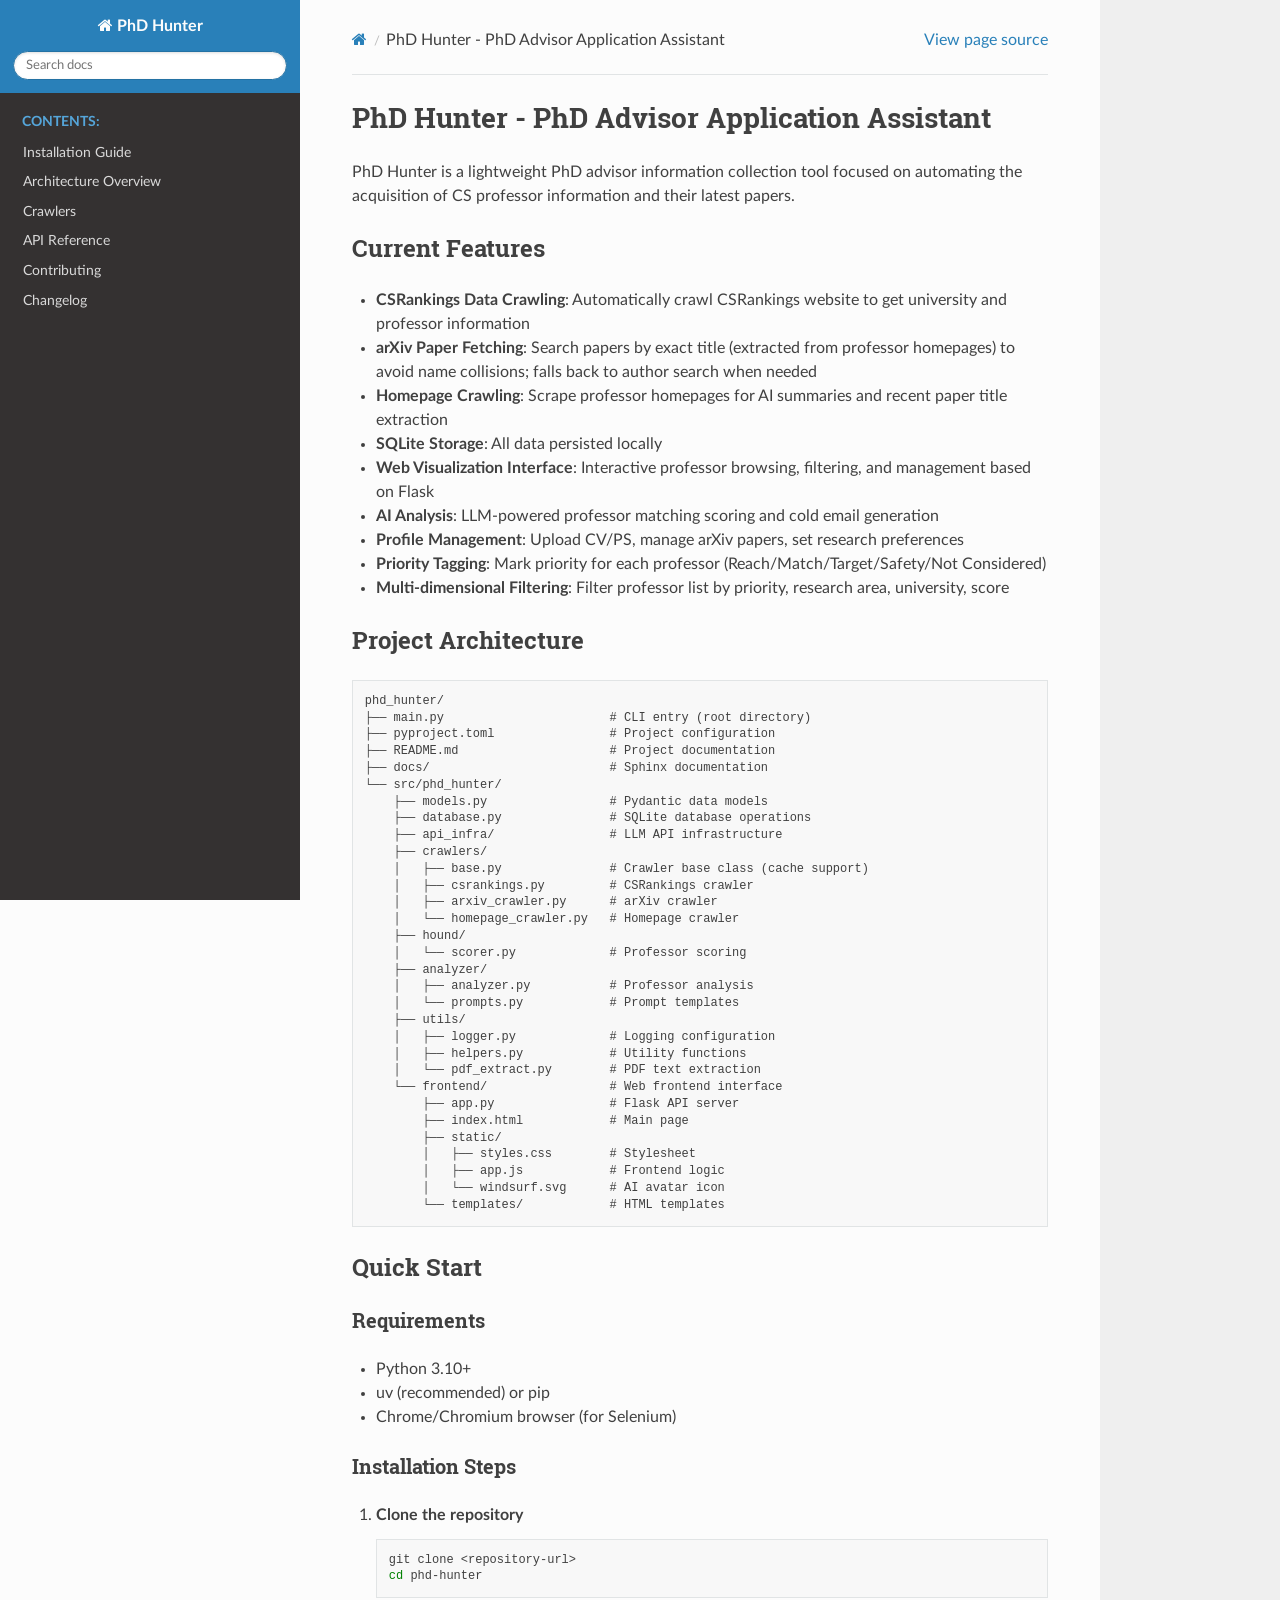
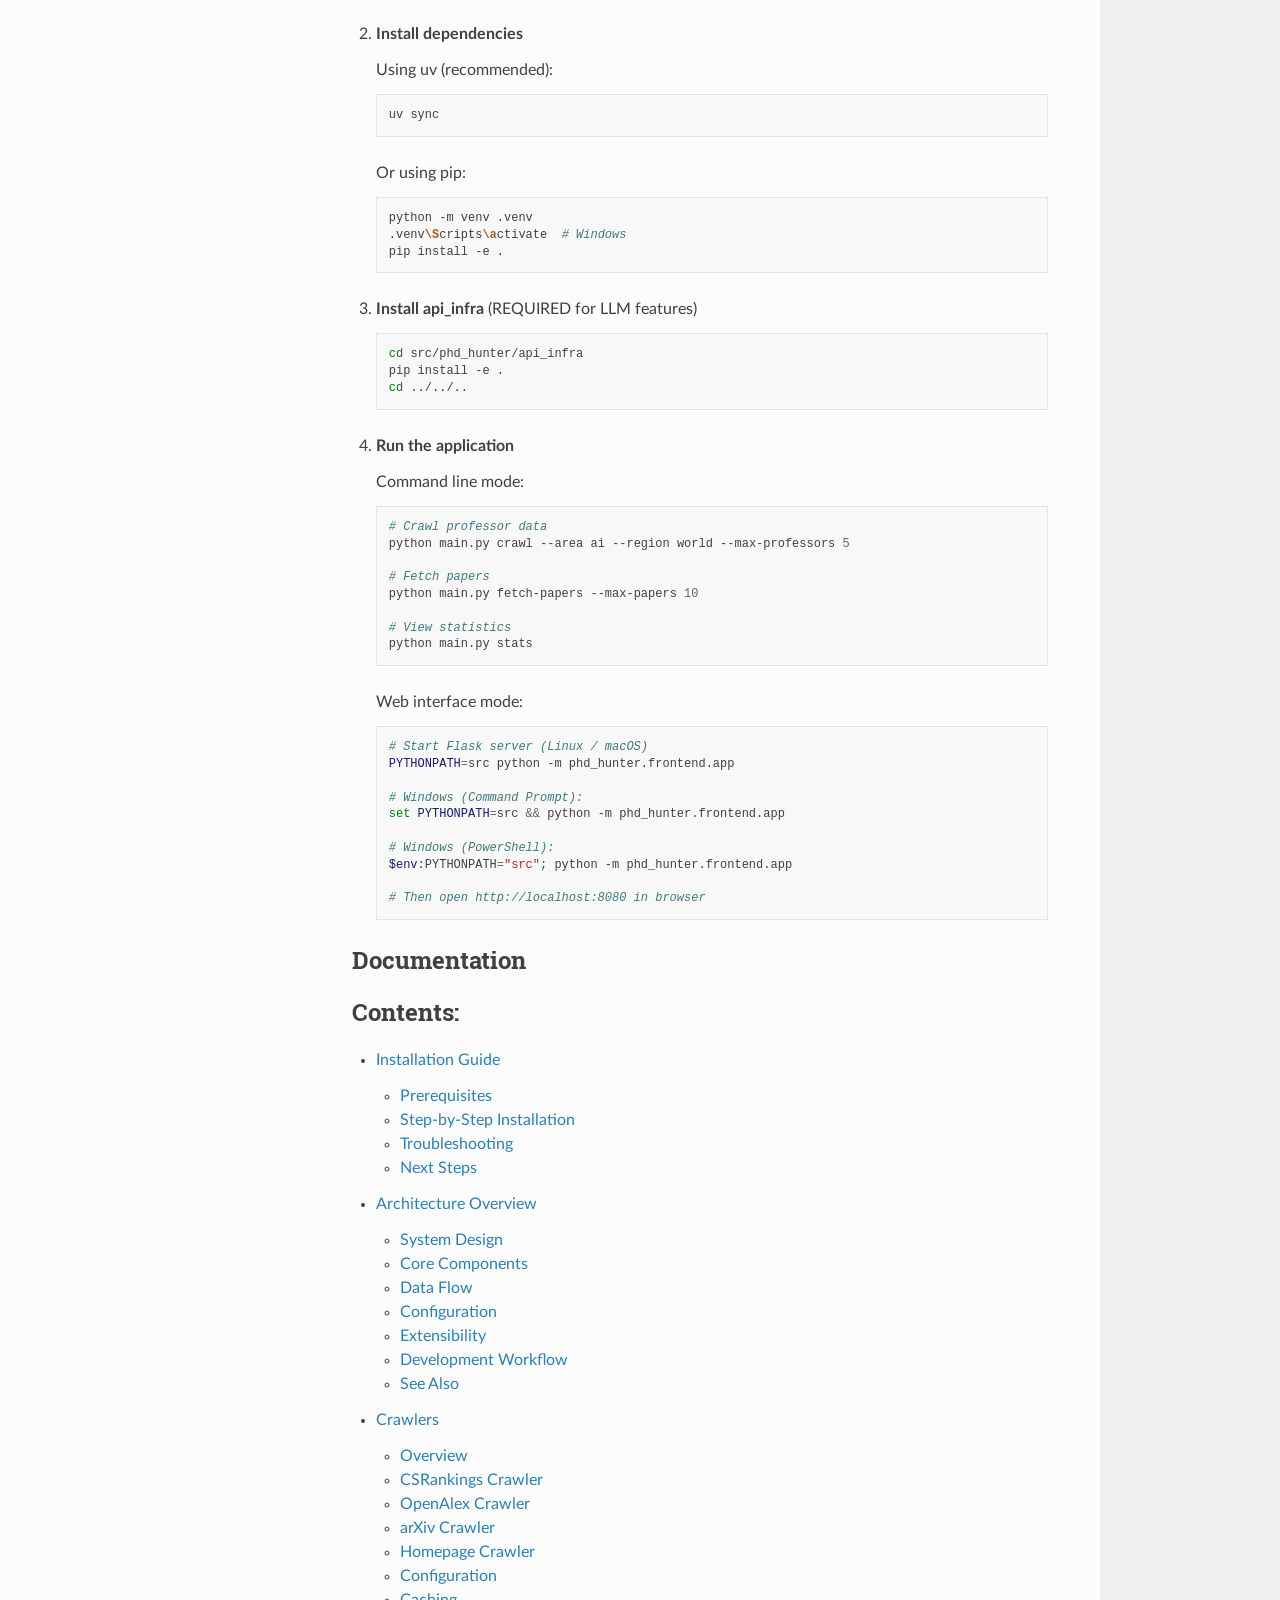
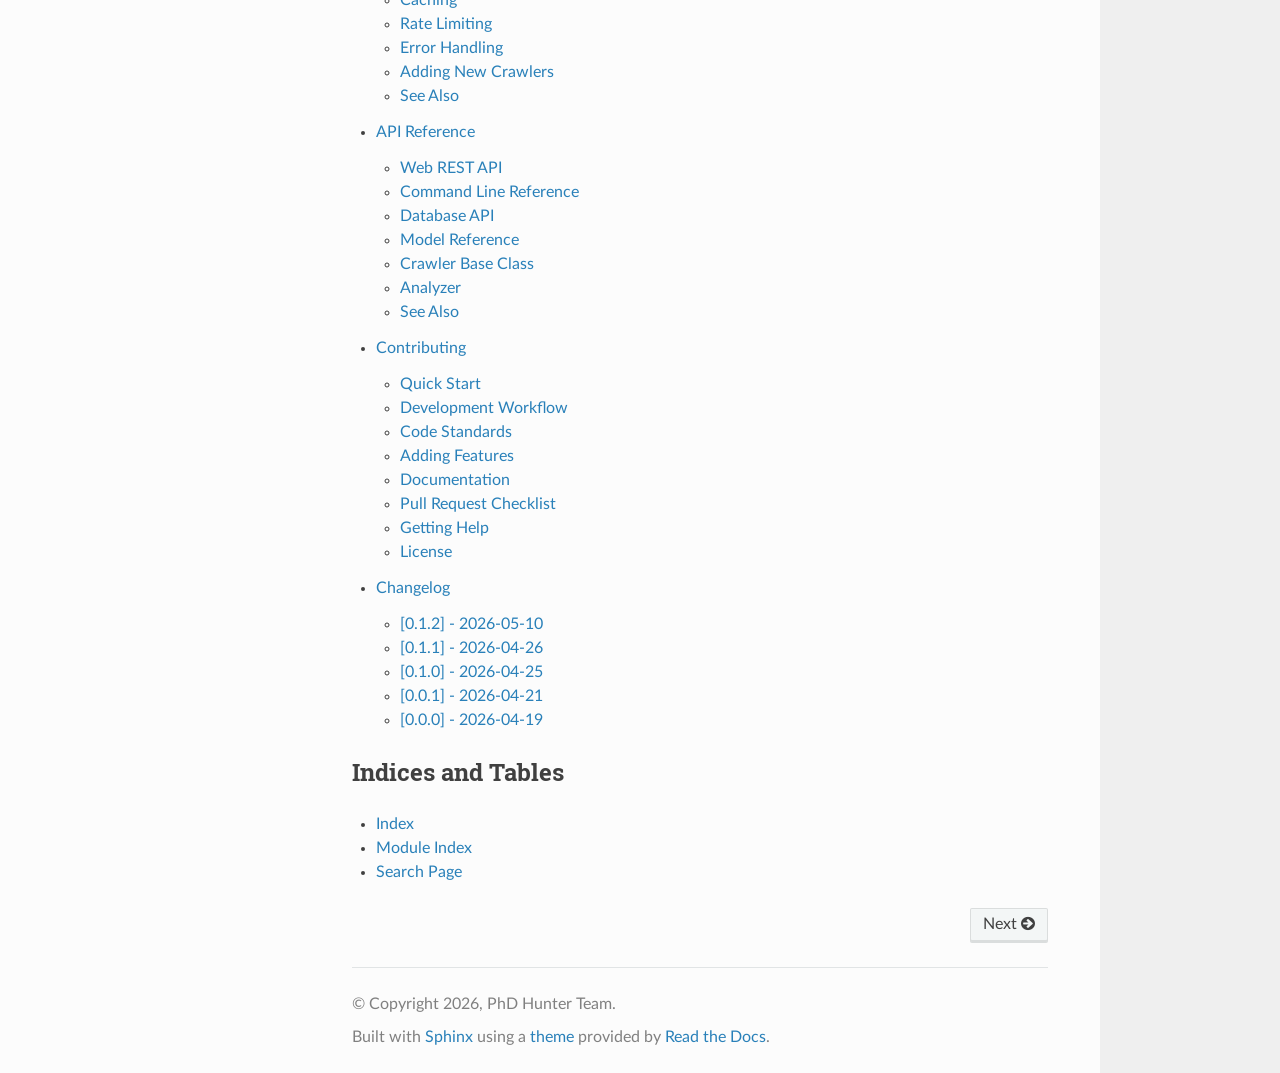
<file: index.html>
<!DOCTYPE html>
<html class="writer-html5" lang="en" data-content_root="./">
<head>
  <meta charset="utf-8" /><meta name="viewport" content="width=device-width, initial-scale=1" />

  <meta name="viewport" content="width=device-width, initial-scale=1.0" />
  <title>PhD Hunter - PhD Advisor Application Assistant &mdash; PhD Hunter 0.1.0 documentation</title>
      <link rel="stylesheet" type="text/css" href="_static/pygments.css?v=b86133f3" />
      <link rel="stylesheet" type="text/css" href="_static/css/theme.css?v=9edc463e" />

  
      <script src="_static/jquery.js?v=5d32c60e"></script>
      <script src="_static/_sphinx_javascript_frameworks_compat.js?v=2cd50e6c"></script>
      <script src="_static/documentation_options.js?v=01f34227"></script>
      <script src="_static/doctools.js?v=fd6eb6e6"></script>
      <script src="_static/sphinx_highlight.js?v=6ffebe34"></script>
    <script src="_static/js/theme.js"></script>
    <link rel="index" title="Index" href="genindex.html" />
    <link rel="search" title="Search" href="search.html" />
    <link rel="next" title="Installation Guide" href="installation.html" /> 
</head>

<body class="wy-body-for-nav"> 
  <div class="wy-grid-for-nav">
    <nav data-toggle="wy-nav-shift" class="wy-nav-side">
      <div class="wy-side-scroll">
        <div class="wy-side-nav-search" >

          
          
          <a href="#" class="icon icon-home">
            PhD Hunter
          </a>
<div role="search">
  <form id="rtd-search-form" class="wy-form" action="search.html" method="get">
    <input type="text" name="q" placeholder="Search docs" aria-label="Search docs" />
    <input type="hidden" name="check_keywords" value="yes" />
    <input type="hidden" name="area" value="default" />
  </form>
</div>
        </div><div class="wy-menu wy-menu-vertical" data-spy="affix" role="navigation" aria-label="Navigation menu">
              <p class="caption" role="heading"><span class="caption-text">Contents:</span></p>
<ul>
<li class="toctree-l1"><a class="reference internal" href="installation.html">Installation Guide</a></li>
<li class="toctree-l1"><a class="reference internal" href="architecture.html">Architecture Overview</a></li>
<li class="toctree-l1"><a class="reference internal" href="crawlers.html">Crawlers</a></li>
<li class="toctree-l1"><a class="reference internal" href="api.html">API Reference</a></li>
<li class="toctree-l1"><a class="reference internal" href="contributing.html">Contributing</a></li>
<li class="toctree-l1"><a class="reference internal" href="changelog.html">Changelog</a></li>
</ul>

        </div>
      </div>
    </nav>

    <section data-toggle="wy-nav-shift" class="wy-nav-content-wrap"><nav class="wy-nav-top" aria-label="Mobile navigation menu" >
          <i data-toggle="wy-nav-top" class="fa fa-bars"></i>
          <a href="#">PhD Hunter</a>
      </nav>

      <div class="wy-nav-content">
        <div class="rst-content">
          <div role="navigation" aria-label="Page navigation">
  <ul class="wy-breadcrumbs">
      <li><a href="#" class="icon icon-home" aria-label="Home"></a></li>
      <li class="breadcrumb-item active">PhD Hunter - PhD Advisor Application Assistant</li>
      <li class="wy-breadcrumbs-aside">
            <a href="_sources/index.rst.txt" rel="nofollow"> View page source</a>
      </li>
  </ul>
  <hr/>
</div>
          <div role="main" class="document" itemscope="itemscope" itemtype="http://schema.org/Article">
           <div itemprop="articleBody">
             
  <section id="phd-hunter-phd-advisor-application-assistant">
<h1>PhD Hunter - PhD Advisor Application Assistant<a class="headerlink" href="#phd-hunter-phd-advisor-application-assistant" title="Link to this heading"></a></h1>
<p>PhD Hunter is a lightweight PhD advisor information collection tool focused on automating the acquisition of CS professor information and their latest papers.</p>
<section id="current-features">
<h2>Current Features<a class="headerlink" href="#current-features" title="Link to this heading"></a></h2>
<ul class="simple">
<li><p><strong>CSRankings Data Crawling</strong>: Automatically crawl CSRankings website to get university and professor information</p></li>
<li><p><strong>arXiv Paper Fetching</strong>: Search papers by exact title (extracted from professor homepages) to avoid name collisions; falls back to author search when needed</p></li>
<li><p><strong>Homepage Crawling</strong>: Scrape professor homepages for AI summaries and recent paper title extraction</p></li>
<li><p><strong>SQLite Storage</strong>: All data persisted locally</p></li>
<li><p><strong>Web Visualization Interface</strong>: Interactive professor browsing, filtering, and management based on Flask</p></li>
<li><p><strong>AI Analysis</strong>: LLM-powered professor matching scoring and cold email generation</p></li>
<li><p><strong>Profile Management</strong>: Upload CV/PS, manage arXiv papers, set research preferences</p></li>
<li><p><strong>Priority Tagging</strong>: Mark priority for each professor (Reach/Match/Target/Safety/Not Considered)</p></li>
<li><p><strong>Multi-dimensional Filtering</strong>: Filter professor list by priority, research area, university, score</p></li>
</ul>
</section>
<section id="project-architecture">
<h2>Project Architecture<a class="headerlink" href="#project-architecture" title="Link to this heading"></a></h2>
<div class="highlight-text notranslate"><div class="highlight"><pre><span></span>phd_hunter/
├── main.py                       # CLI entry (root directory)
├── pyproject.toml                # Project configuration
├── README.md                     # Project documentation
├── docs/                         # Sphinx documentation
└── src/phd_hunter/
    ├── models.py                 # Pydantic data models
    ├── database.py               # SQLite database operations
    ├── api_infra/                # LLM API infrastructure
    ├── crawlers/
    │   ├── base.py               # Crawler base class (cache support)
    │   ├── csrankings.py         # CSRankings crawler
    │   ├── arxiv_crawler.py      # arXiv crawler
    │   └── homepage_crawler.py   # Homepage crawler
    ├── hound/
    │   └── scorer.py             # Professor scoring
    ├── analyzer/
    │   ├── analyzer.py           # Professor analysis
    │   └── prompts.py            # Prompt templates
    ├── utils/
    │   ├── logger.py             # Logging configuration
    │   ├── helpers.py            # Utility functions
    │   └── pdf_extract.py        # PDF text extraction
    └── frontend/                 # Web frontend interface
        ├── app.py                # Flask API server
        ├── index.html            # Main page
        ├── static/
        │   ├── styles.css        # Stylesheet
        │   ├── app.js            # Frontend logic
        │   └── windsurf.svg      # AI avatar icon
        └── templates/            # HTML templates
</pre></div>
</div>
</section>
<section id="quick-start">
<h2>Quick Start<a class="headerlink" href="#quick-start" title="Link to this heading"></a></h2>
<section id="requirements">
<h3>Requirements<a class="headerlink" href="#requirements" title="Link to this heading"></a></h3>
<ul class="simple">
<li><p>Python 3.10+</p></li>
<li><p>uv (recommended) or pip</p></li>
<li><p>Chrome/Chromium browser (for Selenium)</p></li>
</ul>
</section>
<section id="installation-steps">
<h3>Installation Steps<a class="headerlink" href="#installation-steps" title="Link to this heading"></a></h3>
<ol class="arabic">
<li><p><strong>Clone the repository</strong></p>
<div class="highlight-bash notranslate"><div class="highlight"><pre><span></span>git<span class="w"> </span>clone<span class="w"> </span>&lt;repository-url&gt;
<span class="nb">cd</span><span class="w"> </span>phd-hunter
</pre></div>
</div>
</li>
<li><p><strong>Install dependencies</strong></p>
<p>Using uv (recommended):</p>
<div class="highlight-bash notranslate"><div class="highlight"><pre><span></span>uv<span class="w"> </span>sync
</pre></div>
</div>
<p>Or using pip:</p>
<div class="highlight-bash notranslate"><div class="highlight"><pre><span></span>python<span class="w"> </span>-m<span class="w"> </span>venv<span class="w"> </span>.venv
.venv<span class="se">\S</span>cripts<span class="se">\a</span>ctivate<span class="w">  </span><span class="c1"># Windows</span>
pip<span class="w"> </span>install<span class="w"> </span>-e<span class="w"> </span>.
</pre></div>
</div>
</li>
<li><p><strong>Install api_infra</strong> (REQUIRED for LLM features)</p>
<div class="highlight-bash notranslate"><div class="highlight"><pre><span></span><span class="nb">cd</span><span class="w"> </span>src/phd_hunter/api_infra
pip<span class="w"> </span>install<span class="w"> </span>-e<span class="w"> </span>.
<span class="nb">cd</span><span class="w"> </span>../../..
</pre></div>
</div>
</li>
<li><p><strong>Run the application</strong></p>
<p>Command line mode:</p>
<div class="highlight-bash notranslate"><div class="highlight"><pre><span></span><span class="c1"># Crawl professor data</span>
python<span class="w"> </span>main.py<span class="w"> </span>crawl<span class="w"> </span>--area<span class="w"> </span>ai<span class="w"> </span>--region<span class="w"> </span>world<span class="w"> </span>--max-professors<span class="w"> </span><span class="m">5</span>

<span class="c1"># Fetch papers</span>
python<span class="w"> </span>main.py<span class="w"> </span>fetch-papers<span class="w"> </span>--max-papers<span class="w"> </span><span class="m">10</span>

<span class="c1"># View statistics</span>
python<span class="w"> </span>main.py<span class="w"> </span>stats
</pre></div>
</div>
<p>Web interface mode:</p>
<div class="highlight-bash notranslate"><div class="highlight"><pre><span></span><span class="c1"># Start Flask server (Linux / macOS)</span>
<span class="nv">PYTHONPATH</span><span class="o">=</span>src<span class="w"> </span>python<span class="w"> </span>-m<span class="w"> </span>phd_hunter.frontend.app

<span class="c1"># Windows (Command Prompt):</span>
<span class="nb">set</span><span class="w"> </span><span class="nv">PYTHONPATH</span><span class="o">=</span>src<span class="w"> </span><span class="o">&amp;&amp;</span><span class="w"> </span>python<span class="w"> </span>-m<span class="w"> </span>phd_hunter.frontend.app

<span class="c1"># Windows (PowerShell):</span>
<span class="nv">$env</span>:PYTHONPATH<span class="o">=</span><span class="s2">&quot;src&quot;</span><span class="p">;</span><span class="w"> </span>python<span class="w"> </span>-m<span class="w"> </span>phd_hunter.frontend.app

<span class="c1"># Then open http://localhost:8080 in browser</span>
</pre></div>
</div>
</li>
</ol>
</section>
</section>
<section id="documentation">
<h2>Documentation<a class="headerlink" href="#documentation" title="Link to this heading"></a></h2>
<div class="toctree-wrapper compound">
<p class="caption" role="heading"><span class="caption-text">Contents:</span></p>
<ul>
<li class="toctree-l1"><a class="reference internal" href="installation.html">Installation Guide</a><ul>
<li class="toctree-l2"><a class="reference internal" href="installation.html#prerequisites">Prerequisites</a></li>
<li class="toctree-l2"><a class="reference internal" href="installation.html#step-by-step-installation">Step-by-Step Installation</a></li>
<li class="toctree-l2"><a class="reference internal" href="installation.html#troubleshooting">Troubleshooting</a></li>
<li class="toctree-l2"><a class="reference internal" href="installation.html#next-steps">Next Steps</a></li>
</ul>
</li>
<li class="toctree-l1"><a class="reference internal" href="architecture.html">Architecture Overview</a><ul>
<li class="toctree-l2"><a class="reference internal" href="architecture.html#system-design">System Design</a></li>
<li class="toctree-l2"><a class="reference internal" href="architecture.html#core-components">Core Components</a></li>
<li class="toctree-l2"><a class="reference internal" href="architecture.html#data-flow">Data Flow</a></li>
<li class="toctree-l2"><a class="reference internal" href="architecture.html#configuration">Configuration</a></li>
<li class="toctree-l2"><a class="reference internal" href="architecture.html#extensibility">Extensibility</a></li>
<li class="toctree-l2"><a class="reference internal" href="architecture.html#development-workflow">Development Workflow</a></li>
<li class="toctree-l2"><a class="reference internal" href="architecture.html#see-also">See Also</a></li>
</ul>
</li>
<li class="toctree-l1"><a class="reference internal" href="crawlers.html">Crawlers</a><ul>
<li class="toctree-l2"><a class="reference internal" href="crawlers.html#overview">Overview</a></li>
<li class="toctree-l2"><a class="reference internal" href="crawlers.html#csrankings-crawler">CSRankings Crawler</a></li>
<li class="toctree-l2"><a class="reference internal" href="crawlers.html#openalex-crawler">OpenAlex Crawler</a></li>
<li class="toctree-l2"><a class="reference internal" href="crawlers.html#arxiv-crawler">arXiv Crawler</a></li>
<li class="toctree-l2"><a class="reference internal" href="crawlers.html#homepage-crawler">Homepage Crawler</a></li>
<li class="toctree-l2"><a class="reference internal" href="crawlers.html#configuration">Configuration</a></li>
<li class="toctree-l2"><a class="reference internal" href="crawlers.html#caching">Caching</a></li>
<li class="toctree-l2"><a class="reference internal" href="crawlers.html#rate-limiting">Rate Limiting</a></li>
<li class="toctree-l2"><a class="reference internal" href="crawlers.html#error-handling">Error Handling</a></li>
<li class="toctree-l2"><a class="reference internal" href="crawlers.html#adding-new-crawlers">Adding New Crawlers</a></li>
<li class="toctree-l2"><a class="reference internal" href="crawlers.html#see-also">See Also</a></li>
</ul>
</li>
<li class="toctree-l1"><a class="reference internal" href="api.html">API Reference</a><ul>
<li class="toctree-l2"><a class="reference internal" href="api.html#web-rest-api">Web REST API</a></li>
<li class="toctree-l2"><a class="reference internal" href="api.html#command-line-reference">Command Line Reference</a></li>
<li class="toctree-l2"><a class="reference internal" href="api.html#database-api">Database API</a></li>
<li class="toctree-l2"><a class="reference internal" href="api.html#model-reference">Model Reference</a></li>
<li class="toctree-l2"><a class="reference internal" href="api.html#crawler-base-class">Crawler Base Class</a></li>
<li class="toctree-l2"><a class="reference internal" href="api.html#analyzer">Analyzer</a></li>
<li class="toctree-l2"><a class="reference internal" href="api.html#see-also">See Also</a></li>
</ul>
</li>
<li class="toctree-l1"><a class="reference internal" href="contributing.html">Contributing</a><ul>
<li class="toctree-l2"><a class="reference internal" href="contributing.html#quick-start">Quick Start</a></li>
<li class="toctree-l2"><a class="reference internal" href="contributing.html#development-workflow">Development Workflow</a></li>
<li class="toctree-l2"><a class="reference internal" href="contributing.html#code-standards">Code Standards</a></li>
<li class="toctree-l2"><a class="reference internal" href="contributing.html#adding-features">Adding Features</a></li>
<li class="toctree-l2"><a class="reference internal" href="contributing.html#documentation">Documentation</a></li>
<li class="toctree-l2"><a class="reference internal" href="contributing.html#pull-request-checklist">Pull Request Checklist</a></li>
<li class="toctree-l2"><a class="reference internal" href="contributing.html#getting-help">Getting Help</a></li>
<li class="toctree-l2"><a class="reference internal" href="contributing.html#license">License</a></li>
</ul>
</li>
<li class="toctree-l1"><a class="reference internal" href="changelog.html">Changelog</a><ul>
<li class="toctree-l2"><a class="reference internal" href="changelog.html#id1">[0.1.2] - 2026-05-10</a></li>
<li class="toctree-l2"><a class="reference internal" href="changelog.html#id2">[0.1.1] - 2026-04-26</a></li>
<li class="toctree-l2"><a class="reference internal" href="changelog.html#id5">[0.1.0] - 2026-04-25</a></li>
<li class="toctree-l2"><a class="reference internal" href="changelog.html#id8">[0.0.1] - 2026-04-21</a></li>
<li class="toctree-l2"><a class="reference internal" href="changelog.html#id11">[0.0.0] - 2026-04-19</a></li>
</ul>
</li>
</ul>
</div>
</section>
<section id="indices-and-tables">
<h2>Indices and Tables<a class="headerlink" href="#indices-and-tables" title="Link to this heading"></a></h2>
<ul class="simple">
<li><p><a class="reference internal" href="genindex.html"><span class="std std-ref">Index</span></a></p></li>
<li><p><a class="reference internal" href="py-modindex.html"><span class="std std-ref">Module Index</span></a></p></li>
<li><p><a class="reference internal" href="search.html"><span class="std std-ref">Search Page</span></a></p></li>
</ul>
</section>
</section>


           </div>
          </div>
          <footer><div class="rst-footer-buttons" role="navigation" aria-label="Footer">
        <a href="installation.html" class="btn btn-neutral float-right" title="Installation Guide" accesskey="n" rel="next">Next <span class="fa fa-arrow-circle-right" aria-hidden="true"></span></a>
    </div>

  <hr/>

  <div role="contentinfo">
    <p>&#169; Copyright 2026, PhD Hunter Team.</p>
  </div>

  Built with <a href="https://www.sphinx-doc.org/">Sphinx</a> using a
    <a href="https://github.com/readthedocs/sphinx_rtd_theme">theme</a>
    provided by <a href="https://readthedocs.org">Read the Docs</a>.
   

</footer>
        </div>
      </div>
    </section>
  </div>
  <script>
      jQuery(function () {
          SphinxRtdTheme.Navigation.enable(true);
      });
  </script> 

</body>
</html>
</file>
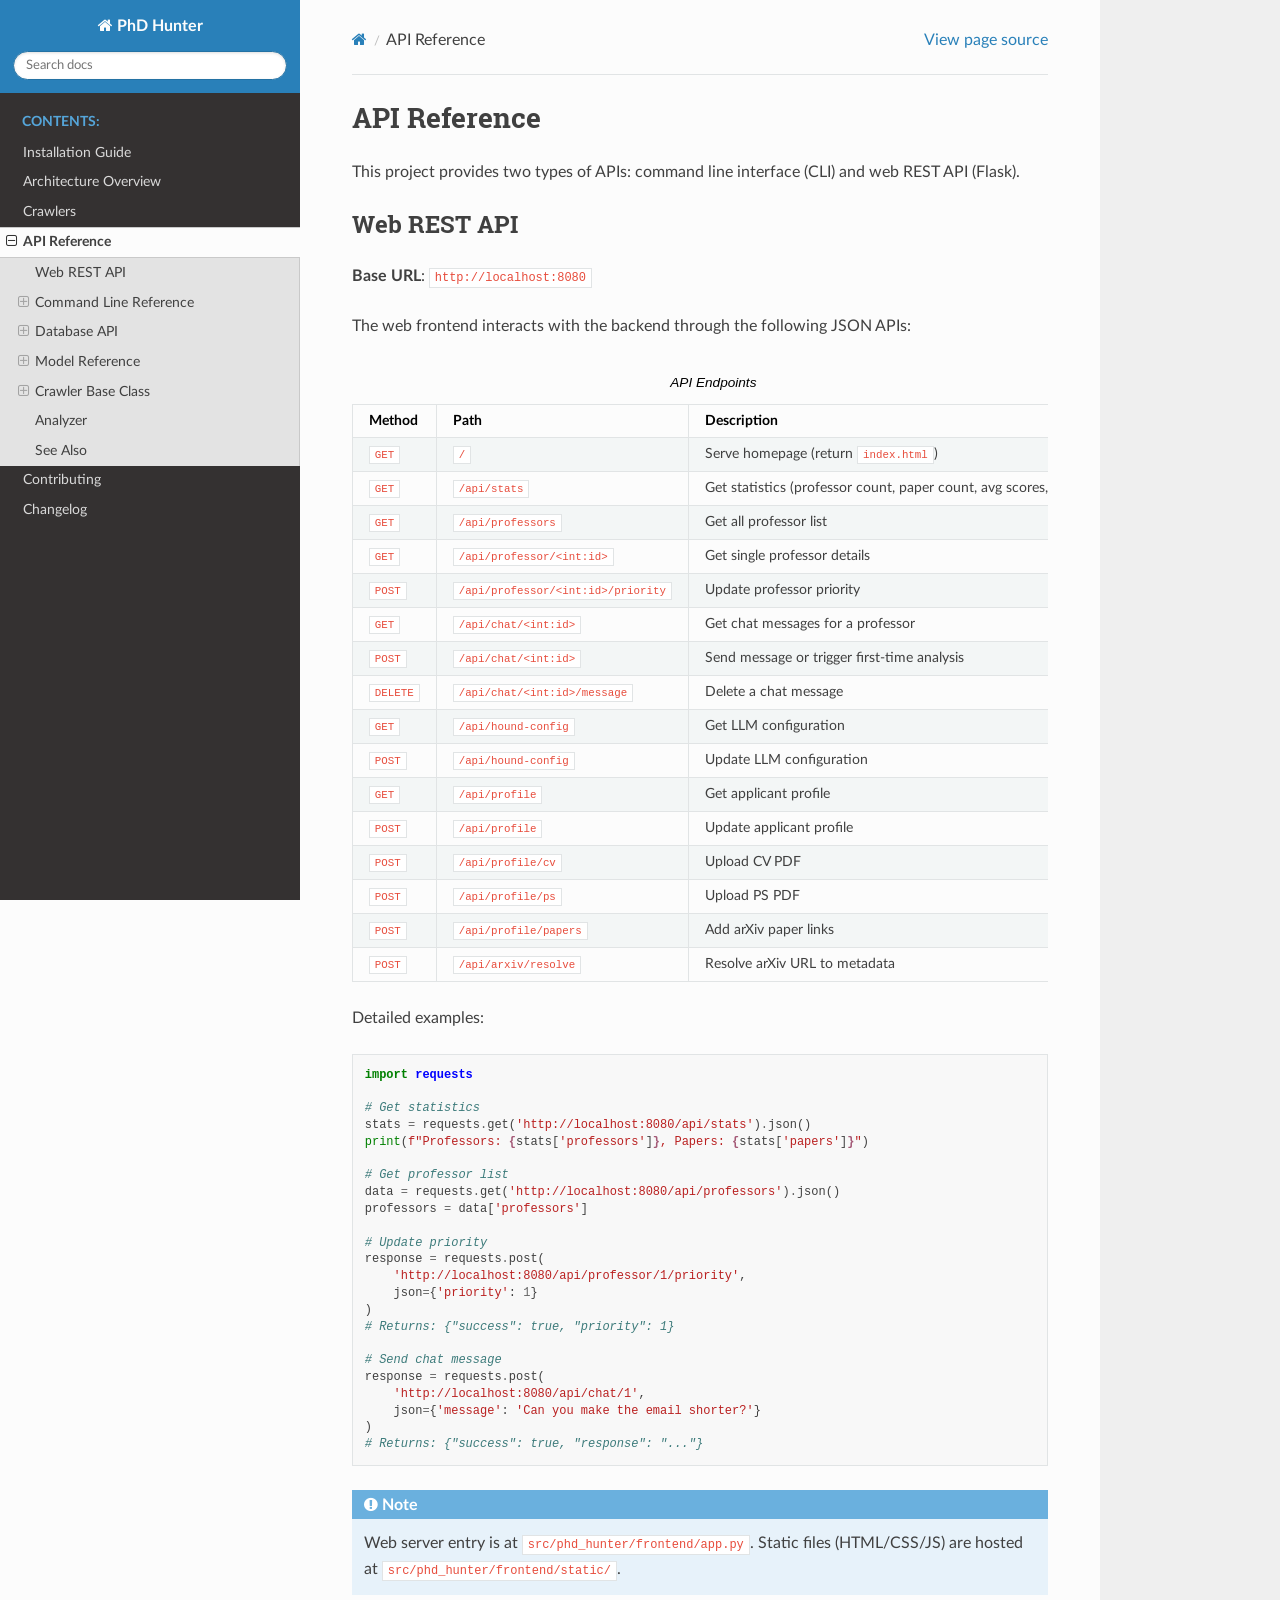
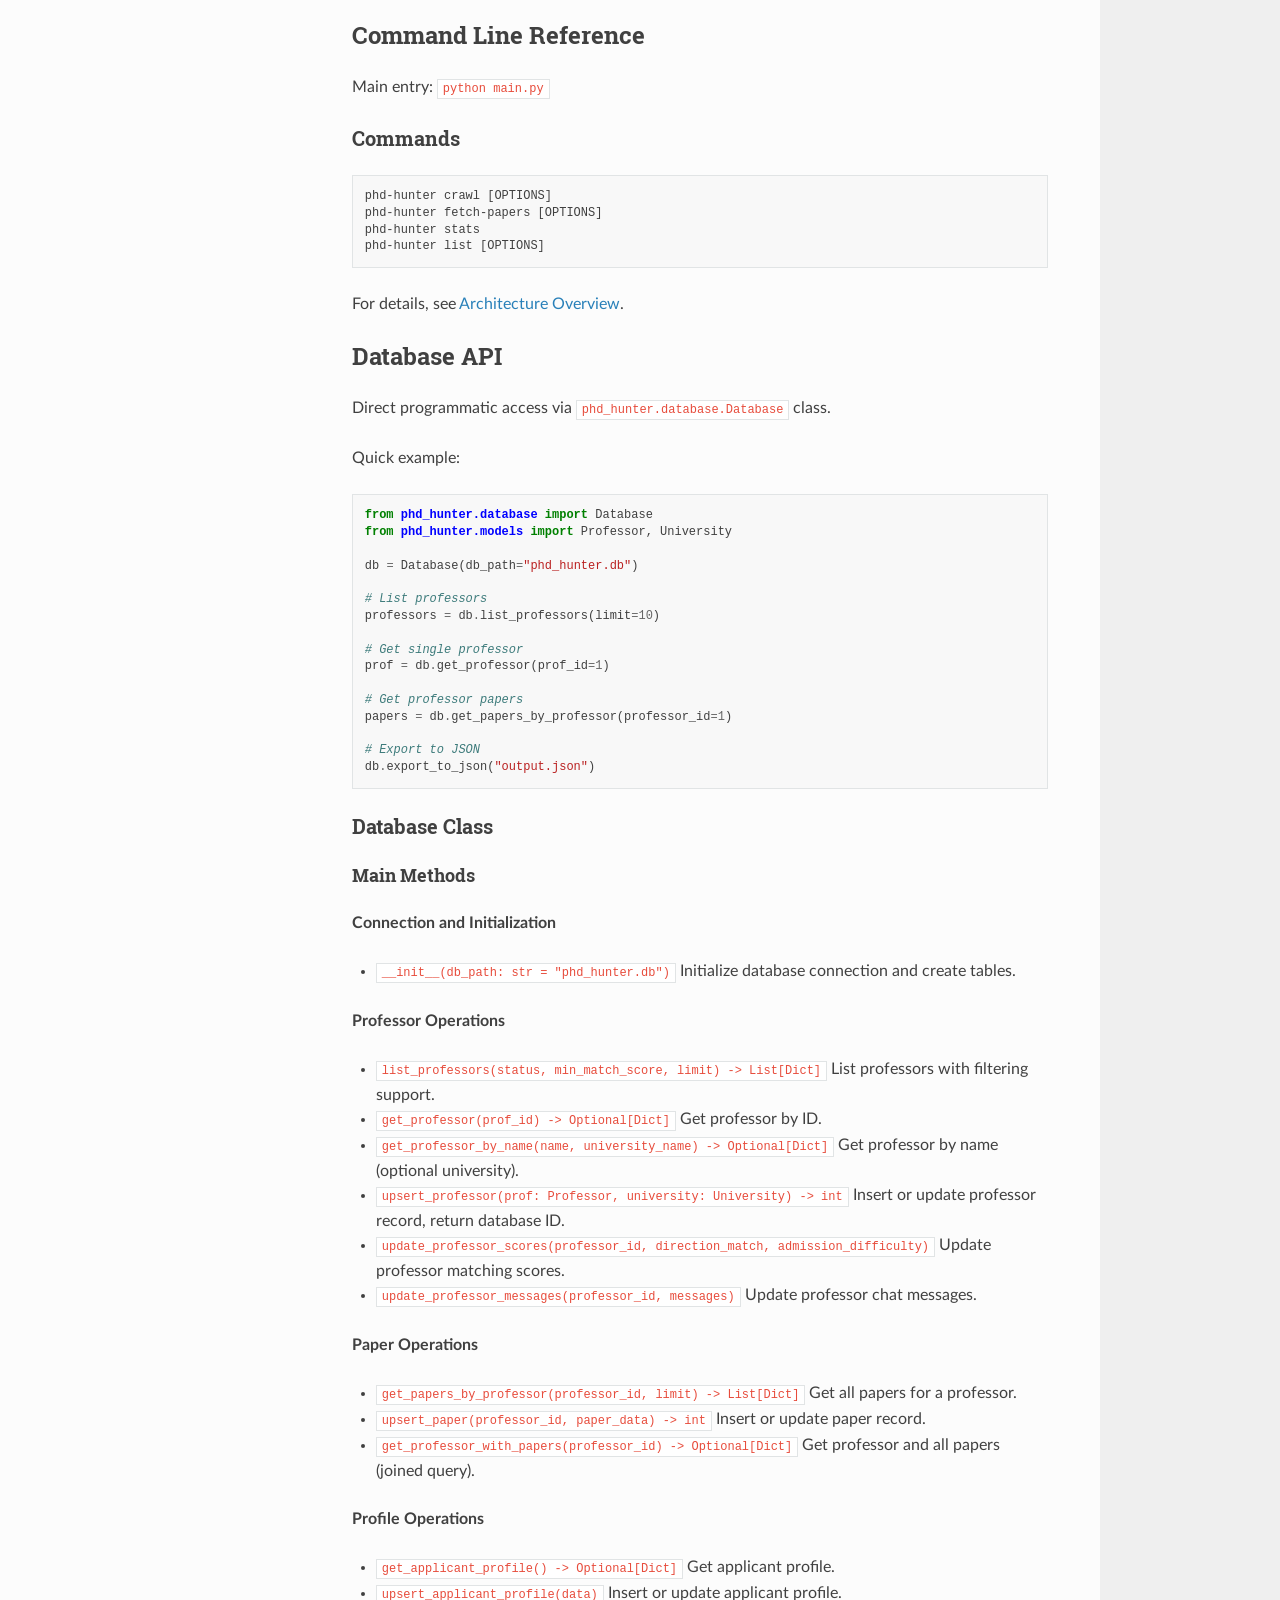
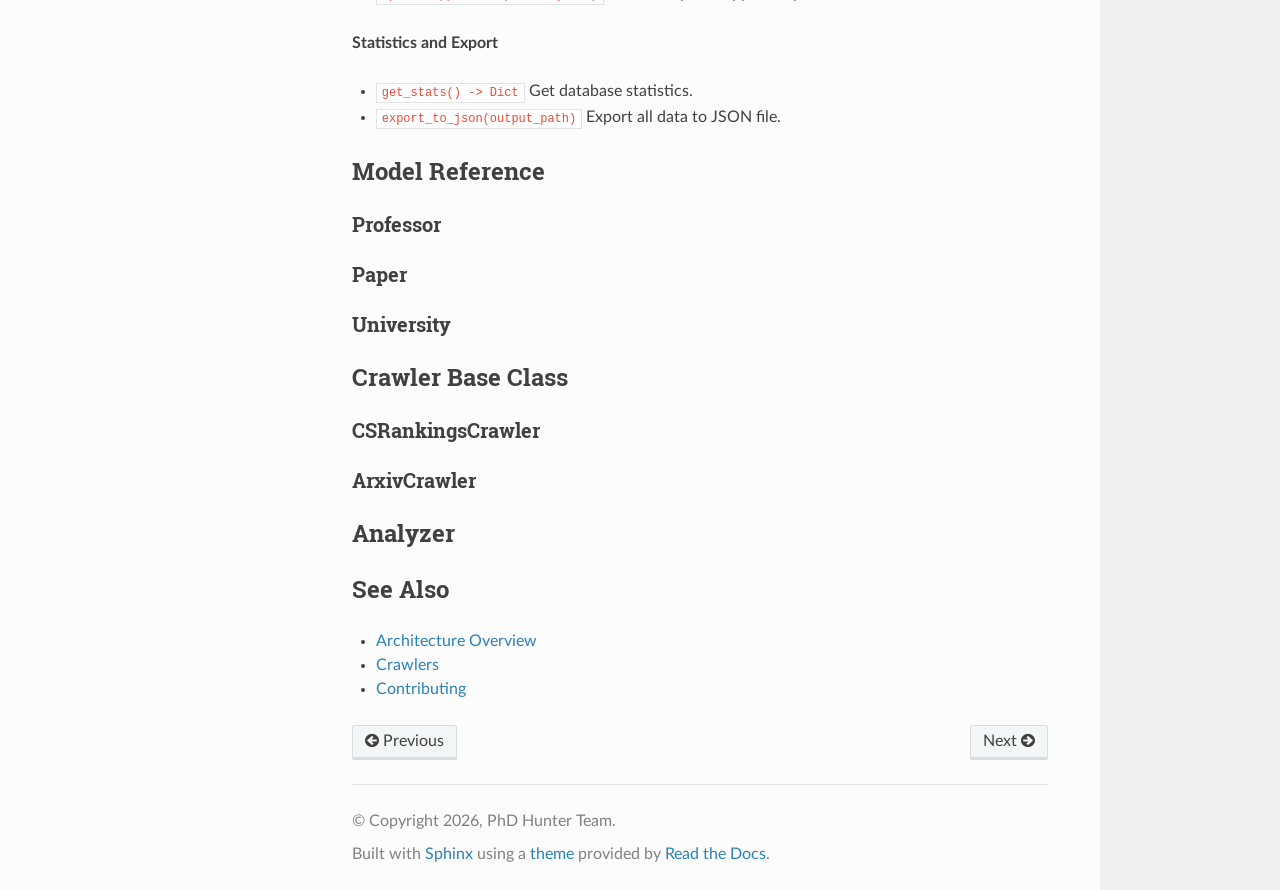
<file: api.html>
<!DOCTYPE html>
<html class="writer-html5" lang="en" data-content_root="./">
<head>
  <meta charset="utf-8" /><meta name="viewport" content="width=device-width, initial-scale=1" />

  <meta name="viewport" content="width=device-width, initial-scale=1.0" />
  <title>API Reference &mdash; PhD Hunter 0.1.0 documentation</title>
      <link rel="stylesheet" type="text/css" href="_static/pygments.css?v=b86133f3" />
      <link rel="stylesheet" type="text/css" href="_static/css/theme.css?v=9edc463e" />

  
      <script src="_static/jquery.js?v=5d32c60e"></script>
      <script src="_static/_sphinx_javascript_frameworks_compat.js?v=2cd50e6c"></script>
      <script src="_static/documentation_options.js?v=01f34227"></script>
      <script src="_static/doctools.js?v=fd6eb6e6"></script>
      <script src="_static/sphinx_highlight.js?v=6ffebe34"></script>
    <script src="_static/js/theme.js"></script>
    <link rel="index" title="Index" href="genindex.html" />
    <link rel="search" title="Search" href="search.html" />
    <link rel="next" title="Contributing" href="contributing.html" />
    <link rel="prev" title="Crawlers" href="crawlers.html" /> 
</head>

<body class="wy-body-for-nav"> 
  <div class="wy-grid-for-nav">
    <nav data-toggle="wy-nav-shift" class="wy-nav-side">
      <div class="wy-side-scroll">
        <div class="wy-side-nav-search" >

          
          
          <a href="index.html" class="icon icon-home">
            PhD Hunter
          </a>
<div role="search">
  <form id="rtd-search-form" class="wy-form" action="search.html" method="get">
    <input type="text" name="q" placeholder="Search docs" aria-label="Search docs" />
    <input type="hidden" name="check_keywords" value="yes" />
    <input type="hidden" name="area" value="default" />
  </form>
</div>
        </div><div class="wy-menu wy-menu-vertical" data-spy="affix" role="navigation" aria-label="Navigation menu">
              <p class="caption" role="heading"><span class="caption-text">Contents:</span></p>
<ul class="current">
<li class="toctree-l1"><a class="reference internal" href="installation.html">Installation Guide</a></li>
<li class="toctree-l1"><a class="reference internal" href="architecture.html">Architecture Overview</a></li>
<li class="toctree-l1"><a class="reference internal" href="crawlers.html">Crawlers</a></li>
<li class="toctree-l1 current"><a class="current reference internal" href="#">API Reference</a><ul>
<li class="toctree-l2"><a class="reference internal" href="#web-rest-api">Web REST API</a></li>
<li class="toctree-l2"><a class="reference internal" href="#command-line-reference">Command Line Reference</a><ul>
<li class="toctree-l3"><a class="reference internal" href="#commands">Commands</a></li>
</ul>
</li>
<li class="toctree-l2"><a class="reference internal" href="#database-api">Database API</a><ul>
<li class="toctree-l3"><a class="reference internal" href="#database-class">Database Class</a><ul>
<li class="toctree-l4"><a class="reference internal" href="#main-methods">Main Methods</a></li>
</ul>
</li>
</ul>
</li>
<li class="toctree-l2"><a class="reference internal" href="#model-reference">Model Reference</a><ul>
<li class="toctree-l3"><a class="reference internal" href="#professor">Professor</a></li>
<li class="toctree-l3"><a class="reference internal" href="#paper">Paper</a></li>
<li class="toctree-l3"><a class="reference internal" href="#university">University</a></li>
</ul>
</li>
<li class="toctree-l2"><a class="reference internal" href="#crawler-base-class">Crawler Base Class</a><ul>
<li class="toctree-l3"><a class="reference internal" href="#csrankingscrawler">CSRankingsCrawler</a></li>
<li class="toctree-l3"><a class="reference internal" href="#arxivcrawler">ArxivCrawler</a></li>
</ul>
</li>
<li class="toctree-l2"><a class="reference internal" href="#analyzer">Analyzer</a></li>
<li class="toctree-l2"><a class="reference internal" href="#see-also">See Also</a></li>
</ul>
</li>
<li class="toctree-l1"><a class="reference internal" href="contributing.html">Contributing</a></li>
<li class="toctree-l1"><a class="reference internal" href="changelog.html">Changelog</a></li>
</ul>

        </div>
      </div>
    </nav>

    <section data-toggle="wy-nav-shift" class="wy-nav-content-wrap"><nav class="wy-nav-top" aria-label="Mobile navigation menu" >
          <i data-toggle="wy-nav-top" class="fa fa-bars"></i>
          <a href="index.html">PhD Hunter</a>
      </nav>

      <div class="wy-nav-content">
        <div class="rst-content">
          <div role="navigation" aria-label="Page navigation">
  <ul class="wy-breadcrumbs">
      <li><a href="index.html" class="icon icon-home" aria-label="Home"></a></li>
      <li class="breadcrumb-item active">API Reference</li>
      <li class="wy-breadcrumbs-aside">
            <a href="_sources/api.rst.txt" rel="nofollow"> View page source</a>
      </li>
  </ul>
  <hr/>
</div>
          <div role="main" class="document" itemscope="itemscope" itemtype="http://schema.org/Article">
           <div itemprop="articleBody">
             
  <section id="api-reference">
<h1>API Reference<a class="headerlink" href="#api-reference" title="Link to this heading"></a></h1>
<p>This project provides two types of APIs: command line interface (CLI) and web REST API (Flask).</p>
<section id="web-rest-api">
<h2>Web REST API<a class="headerlink" href="#web-rest-api" title="Link to this heading"></a></h2>
<p><strong>Base URL</strong>: <code class="docutils literal notranslate"><span class="pre">http://localhost:8080</span></code></p>
<p>The web frontend interacts with the backend through the following JSON APIs:</p>
<table class="docutils align-default" id="id1">
<caption><span class="caption-text">API Endpoints</span><a class="headerlink" href="#id1" title="Link to this table"></a></caption>
<thead>
<tr class="row-odd"><th class="head"><p>Method</p></th>
<th class="head"><p>Path</p></th>
<th class="head"><p>Description</p></th>
</tr>
</thead>
<tbody>
<tr class="row-even"><td><p><code class="docutils literal notranslate"><span class="pre">GET</span></code></p></td>
<td><p><code class="docutils literal notranslate"><span class="pre">/</span></code></p></td>
<td><p>Serve homepage (return <code class="docutils literal notranslate"><span class="pre">index.html</span></code>)</p></td>
</tr>
<tr class="row-odd"><td><p><code class="docutils literal notranslate"><span class="pre">GET</span></code></p></td>
<td><p><code class="docutils literal notranslate"><span class="pre">/api/stats</span></code></p></td>
<td><p>Get statistics (professor count, paper count, avg scores, etc.)</p></td>
</tr>
<tr class="row-even"><td><p><code class="docutils literal notranslate"><span class="pre">GET</span></code></p></td>
<td><p><code class="docutils literal notranslate"><span class="pre">/api/professors</span></code></p></td>
<td><p>Get all professor list</p></td>
</tr>
<tr class="row-odd"><td><p><code class="docutils literal notranslate"><span class="pre">GET</span></code></p></td>
<td><p><code class="docutils literal notranslate"><span class="pre">/api/professor/&lt;int:id&gt;</span></code></p></td>
<td><p>Get single professor details</p></td>
</tr>
<tr class="row-even"><td><p><code class="docutils literal notranslate"><span class="pre">POST</span></code></p></td>
<td><p><code class="docutils literal notranslate"><span class="pre">/api/professor/&lt;int:id&gt;/priority</span></code></p></td>
<td><p>Update professor priority</p></td>
</tr>
<tr class="row-odd"><td><p><code class="docutils literal notranslate"><span class="pre">GET</span></code></p></td>
<td><p><code class="docutils literal notranslate"><span class="pre">/api/chat/&lt;int:id&gt;</span></code></p></td>
<td><p>Get chat messages for a professor</p></td>
</tr>
<tr class="row-even"><td><p><code class="docutils literal notranslate"><span class="pre">POST</span></code></p></td>
<td><p><code class="docutils literal notranslate"><span class="pre">/api/chat/&lt;int:id&gt;</span></code></p></td>
<td><p>Send message or trigger first-time analysis</p></td>
</tr>
<tr class="row-odd"><td><p><code class="docutils literal notranslate"><span class="pre">DELETE</span></code></p></td>
<td><p><code class="docutils literal notranslate"><span class="pre">/api/chat/&lt;int:id&gt;/message</span></code></p></td>
<td><p>Delete a chat message</p></td>
</tr>
<tr class="row-even"><td><p><code class="docutils literal notranslate"><span class="pre">GET</span></code></p></td>
<td><p><code class="docutils literal notranslate"><span class="pre">/api/hound-config</span></code></p></td>
<td><p>Get LLM configuration</p></td>
</tr>
<tr class="row-odd"><td><p><code class="docutils literal notranslate"><span class="pre">POST</span></code></p></td>
<td><p><code class="docutils literal notranslate"><span class="pre">/api/hound-config</span></code></p></td>
<td><p>Update LLM configuration</p></td>
</tr>
<tr class="row-even"><td><p><code class="docutils literal notranslate"><span class="pre">GET</span></code></p></td>
<td><p><code class="docutils literal notranslate"><span class="pre">/api/profile</span></code></p></td>
<td><p>Get applicant profile</p></td>
</tr>
<tr class="row-odd"><td><p><code class="docutils literal notranslate"><span class="pre">POST</span></code></p></td>
<td><p><code class="docutils literal notranslate"><span class="pre">/api/profile</span></code></p></td>
<td><p>Update applicant profile</p></td>
</tr>
<tr class="row-even"><td><p><code class="docutils literal notranslate"><span class="pre">POST</span></code></p></td>
<td><p><code class="docutils literal notranslate"><span class="pre">/api/profile/cv</span></code></p></td>
<td><p>Upload CV PDF</p></td>
</tr>
<tr class="row-odd"><td><p><code class="docutils literal notranslate"><span class="pre">POST</span></code></p></td>
<td><p><code class="docutils literal notranslate"><span class="pre">/api/profile/ps</span></code></p></td>
<td><p>Upload PS PDF</p></td>
</tr>
<tr class="row-even"><td><p><code class="docutils literal notranslate"><span class="pre">POST</span></code></p></td>
<td><p><code class="docutils literal notranslate"><span class="pre">/api/profile/papers</span></code></p></td>
<td><p>Add arXiv paper links</p></td>
</tr>
<tr class="row-odd"><td><p><code class="docutils literal notranslate"><span class="pre">POST</span></code></p></td>
<td><p><code class="docutils literal notranslate"><span class="pre">/api/arxiv/resolve</span></code></p></td>
<td><p>Resolve arXiv URL to metadata</p></td>
</tr>
</tbody>
</table>
<p>Detailed examples:</p>
<div class="highlight-python notranslate"><div class="highlight"><pre><span></span><span class="kn">import</span><span class="w"> </span><span class="nn">requests</span>

<span class="c1"># Get statistics</span>
<span class="n">stats</span> <span class="o">=</span> <span class="n">requests</span><span class="o">.</span><span class="n">get</span><span class="p">(</span><span class="s1">&#39;http://localhost:8080/api/stats&#39;</span><span class="p">)</span><span class="o">.</span><span class="n">json</span><span class="p">()</span>
<span class="nb">print</span><span class="p">(</span><span class="sa">f</span><span class="s2">&quot;Professors: </span><span class="si">{</span><span class="n">stats</span><span class="p">[</span><span class="s1">&#39;professors&#39;</span><span class="p">]</span><span class="si">}</span><span class="s2">, Papers: </span><span class="si">{</span><span class="n">stats</span><span class="p">[</span><span class="s1">&#39;papers&#39;</span><span class="p">]</span><span class="si">}</span><span class="s2">&quot;</span><span class="p">)</span>

<span class="c1"># Get professor list</span>
<span class="n">data</span> <span class="o">=</span> <span class="n">requests</span><span class="o">.</span><span class="n">get</span><span class="p">(</span><span class="s1">&#39;http://localhost:8080/api/professors&#39;</span><span class="p">)</span><span class="o">.</span><span class="n">json</span><span class="p">()</span>
<span class="n">professors</span> <span class="o">=</span> <span class="n">data</span><span class="p">[</span><span class="s1">&#39;professors&#39;</span><span class="p">]</span>

<span class="c1"># Update priority</span>
<span class="n">response</span> <span class="o">=</span> <span class="n">requests</span><span class="o">.</span><span class="n">post</span><span class="p">(</span>
    <span class="s1">&#39;http://localhost:8080/api/professor/1/priority&#39;</span><span class="p">,</span>
    <span class="n">json</span><span class="o">=</span><span class="p">{</span><span class="s1">&#39;priority&#39;</span><span class="p">:</span> <span class="mi">1</span><span class="p">}</span>
<span class="p">)</span>
<span class="c1"># Returns: {&quot;success&quot;: true, &quot;priority&quot;: 1}</span>

<span class="c1"># Send chat message</span>
<span class="n">response</span> <span class="o">=</span> <span class="n">requests</span><span class="o">.</span><span class="n">post</span><span class="p">(</span>
    <span class="s1">&#39;http://localhost:8080/api/chat/1&#39;</span><span class="p">,</span>
    <span class="n">json</span><span class="o">=</span><span class="p">{</span><span class="s1">&#39;message&#39;</span><span class="p">:</span> <span class="s1">&#39;Can you make the email shorter?&#39;</span><span class="p">}</span>
<span class="p">)</span>
<span class="c1"># Returns: {&quot;success&quot;: true, &quot;response&quot;: &quot;...&quot;}</span>
</pre></div>
</div>
<div class="admonition note">
<p class="admonition-title">Note</p>
<p>Web server entry is at <code class="docutils literal notranslate"><span class="pre">src/phd_hunter/frontend/app.py</span></code>.
Static files (HTML/CSS/JS) are hosted at <code class="docutils literal notranslate"><span class="pre">src/phd_hunter/frontend/static/</span></code>.</p>
</div>
</section>
<section id="command-line-reference">
<h2>Command Line Reference<a class="headerlink" href="#command-line-reference" title="Link to this heading"></a></h2>
<p>Main entry: <code class="docutils literal notranslate"><span class="pre">python</span> <span class="pre">main.py</span></code></p>
<section id="commands">
<h3>Commands<a class="headerlink" href="#commands" title="Link to this heading"></a></h3>
<div class="highlight-text notranslate"><div class="highlight"><pre><span></span>phd-hunter crawl [OPTIONS]
phd-hunter fetch-papers [OPTIONS]
phd-hunter stats
phd-hunter list [OPTIONS]
</pre></div>
</div>
<p>For details, see <a class="reference internal" href="architecture.html"><span class="doc">Architecture Overview</span></a>.</p>
</section>
</section>
<section id="database-api">
<h2>Database API<a class="headerlink" href="#database-api" title="Link to this heading"></a></h2>
<p>Direct programmatic access via <code class="docutils literal notranslate"><span class="pre">phd_hunter.database.Database</span></code> class.</p>
<p>Quick example:</p>
<div class="highlight-python notranslate"><div class="highlight"><pre><span></span><span class="kn">from</span><span class="w"> </span><span class="nn">phd_hunter.database</span><span class="w"> </span><span class="kn">import</span> <span class="n">Database</span>
<span class="kn">from</span><span class="w"> </span><span class="nn">phd_hunter.models</span><span class="w"> </span><span class="kn">import</span> <span class="n">Professor</span><span class="p">,</span> <span class="n">University</span>

<span class="n">db</span> <span class="o">=</span> <span class="n">Database</span><span class="p">(</span><span class="n">db_path</span><span class="o">=</span><span class="s2">&quot;phd_hunter.db&quot;</span><span class="p">)</span>

<span class="c1"># List professors</span>
<span class="n">professors</span> <span class="o">=</span> <span class="n">db</span><span class="o">.</span><span class="n">list_professors</span><span class="p">(</span><span class="n">limit</span><span class="o">=</span><span class="mi">10</span><span class="p">)</span>

<span class="c1"># Get single professor</span>
<span class="n">prof</span> <span class="o">=</span> <span class="n">db</span><span class="o">.</span><span class="n">get_professor</span><span class="p">(</span><span class="n">prof_id</span><span class="o">=</span><span class="mi">1</span><span class="p">)</span>

<span class="c1"># Get professor papers</span>
<span class="n">papers</span> <span class="o">=</span> <span class="n">db</span><span class="o">.</span><span class="n">get_papers_by_professor</span><span class="p">(</span><span class="n">professor_id</span><span class="o">=</span><span class="mi">1</span><span class="p">)</span>

<span class="c1"># Export to JSON</span>
<span class="n">db</span><span class="o">.</span><span class="n">export_to_json</span><span class="p">(</span><span class="s2">&quot;output.json&quot;</span><span class="p">)</span>
</pre></div>
</div>
<section id="database-class">
<h3>Database Class<a class="headerlink" href="#database-class" title="Link to this heading"></a></h3>
<section id="main-methods">
<h4>Main Methods<a class="headerlink" href="#main-methods" title="Link to this heading"></a></h4>
<p><strong>Connection and Initialization</strong></p>
<ul class="simple">
<li><p><code class="docutils literal notranslate"><span class="pre">__init__(db_path:</span> <span class="pre">str</span> <span class="pre">=</span> <span class="pre">&quot;phd_hunter.db&quot;)</span></code>
Initialize database connection and create tables.</p></li>
</ul>
<p><strong>Professor Operations</strong></p>
<ul class="simple">
<li><p><code class="docutils literal notranslate"><span class="pre">list_professors(status,</span> <span class="pre">min_match_score,</span> <span class="pre">limit)</span> <span class="pre">-&gt;</span> <span class="pre">List[Dict]</span></code>
List professors with filtering support.</p></li>
<li><p><code class="docutils literal notranslate"><span class="pre">get_professor(prof_id)</span> <span class="pre">-&gt;</span> <span class="pre">Optional[Dict]</span></code>
Get professor by ID.</p></li>
<li><p><code class="docutils literal notranslate"><span class="pre">get_professor_by_name(name,</span> <span class="pre">university_name)</span> <span class="pre">-&gt;</span> <span class="pre">Optional[Dict]</span></code>
Get professor by name (optional university).</p></li>
<li><p><code class="docutils literal notranslate"><span class="pre">upsert_professor(prof:</span> <span class="pre">Professor,</span> <span class="pre">university:</span> <span class="pre">University)</span> <span class="pre">-&gt;</span> <span class="pre">int</span></code>
Insert or update professor record, return database ID.</p></li>
<li><p><code class="docutils literal notranslate"><span class="pre">update_professor_scores(professor_id,</span> <span class="pre">direction_match,</span> <span class="pre">admission_difficulty)</span></code>
Update professor matching scores.</p></li>
<li><p><code class="docutils literal notranslate"><span class="pre">update_professor_messages(professor_id,</span> <span class="pre">messages)</span></code>
Update professor chat messages.</p></li>
</ul>
<p><strong>Paper Operations</strong></p>
<ul class="simple">
<li><p><code class="docutils literal notranslate"><span class="pre">get_papers_by_professor(professor_id,</span> <span class="pre">limit)</span> <span class="pre">-&gt;</span> <span class="pre">List[Dict]</span></code>
Get all papers for a professor.</p></li>
<li><p><code class="docutils literal notranslate"><span class="pre">upsert_paper(professor_id,</span> <span class="pre">paper_data)</span> <span class="pre">-&gt;</span> <span class="pre">int</span></code>
Insert or update paper record.</p></li>
<li><p><code class="docutils literal notranslate"><span class="pre">get_professor_with_papers(professor_id)</span> <span class="pre">-&gt;</span> <span class="pre">Optional[Dict]</span></code>
Get professor and all papers (joined query).</p></li>
</ul>
<p><strong>Profile Operations</strong></p>
<ul class="simple">
<li><p><code class="docutils literal notranslate"><span class="pre">get_applicant_profile()</span> <span class="pre">-&gt;</span> <span class="pre">Optional[Dict]</span></code>
Get applicant profile.</p></li>
<li><p><code class="docutils literal notranslate"><span class="pre">upsert_applicant_profile(data)</span></code>
Insert or update applicant profile.</p></li>
</ul>
<p><strong>Statistics and Export</strong></p>
<ul class="simple">
<li><p><code class="docutils literal notranslate"><span class="pre">get_stats()</span> <span class="pre">-&gt;</span> <span class="pre">Dict</span></code>
Get database statistics.</p></li>
<li><p><code class="docutils literal notranslate"><span class="pre">export_to_json(output_path)</span></code>
Export all data to JSON file.</p></li>
</ul>
</section>
</section>
</section>
<section id="model-reference">
<h2>Model Reference<a class="headerlink" href="#model-reference" title="Link to this heading"></a></h2>
<section id="professor">
<h3>Professor<a class="headerlink" href="#professor" title="Link to this heading"></a></h3>
</section>
<section id="paper">
<h3>Paper<a class="headerlink" href="#paper" title="Link to this heading"></a></h3>
</section>
<section id="university">
<h3>University<a class="headerlink" href="#university" title="Link to this heading"></a></h3>
</section>
</section>
<section id="crawler-base-class">
<h2>Crawler Base Class<a class="headerlink" href="#crawler-base-class" title="Link to this heading"></a></h2>
<section id="csrankingscrawler">
<h3>CSRankingsCrawler<a class="headerlink" href="#csrankingscrawler" title="Link to this heading"></a></h3>
</section>
<section id="arxivcrawler">
<h3>ArxivCrawler<a class="headerlink" href="#arxivcrawler" title="Link to this heading"></a></h3>
</section>
</section>
<section id="analyzer">
<h2>Analyzer<a class="headerlink" href="#analyzer" title="Link to this heading"></a></h2>
</section>
<section id="see-also">
<h2>See Also<a class="headerlink" href="#see-also" title="Link to this heading"></a></h2>
<ul class="simple">
<li><p><a class="reference internal" href="architecture.html"><span class="doc">Architecture Overview</span></a></p></li>
<li><p><a class="reference internal" href="crawlers.html"><span class="doc">Crawlers</span></a></p></li>
<li><p><a class="reference internal" href="contributing.html"><span class="doc">Contributing</span></a></p></li>
</ul>
</section>
</section>


           </div>
          </div>
          <footer><div class="rst-footer-buttons" role="navigation" aria-label="Footer">
        <a href="crawlers.html" class="btn btn-neutral float-left" title="Crawlers" accesskey="p" rel="prev"><span class="fa fa-arrow-circle-left" aria-hidden="true"></span> Previous</a>
        <a href="contributing.html" class="btn btn-neutral float-right" title="Contributing" accesskey="n" rel="next">Next <span class="fa fa-arrow-circle-right" aria-hidden="true"></span></a>
    </div>

  <hr/>

  <div role="contentinfo">
    <p>&#169; Copyright 2026, PhD Hunter Team.</p>
  </div>

  Built with <a href="https://www.sphinx-doc.org/">Sphinx</a> using a
    <a href="https://github.com/readthedocs/sphinx_rtd_theme">theme</a>
    provided by <a href="https://readthedocs.org">Read the Docs</a>.
   

</footer>
        </div>
      </div>
    </section>
  </div>
  <script>
      jQuery(function () {
          SphinxRtdTheme.Navigation.enable(true);
      });
  </script> 

</body>
</html>
</file>
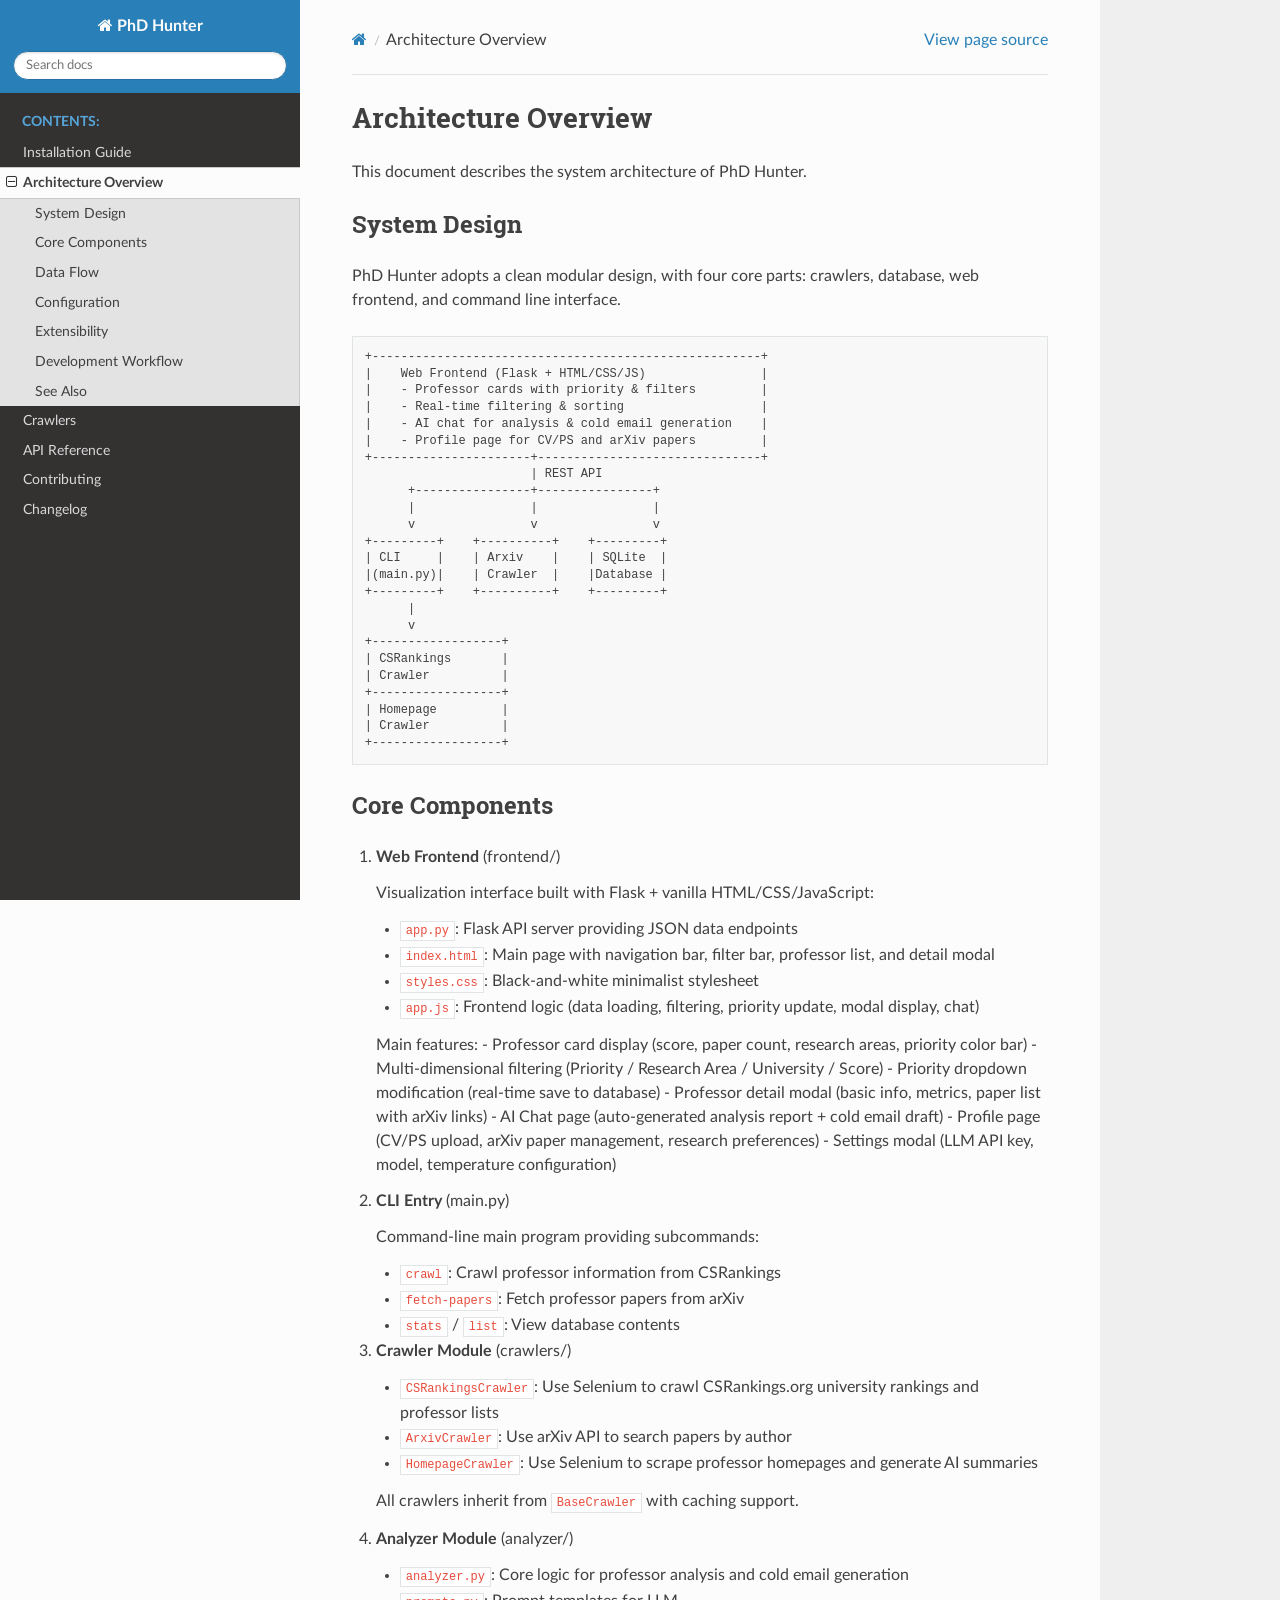
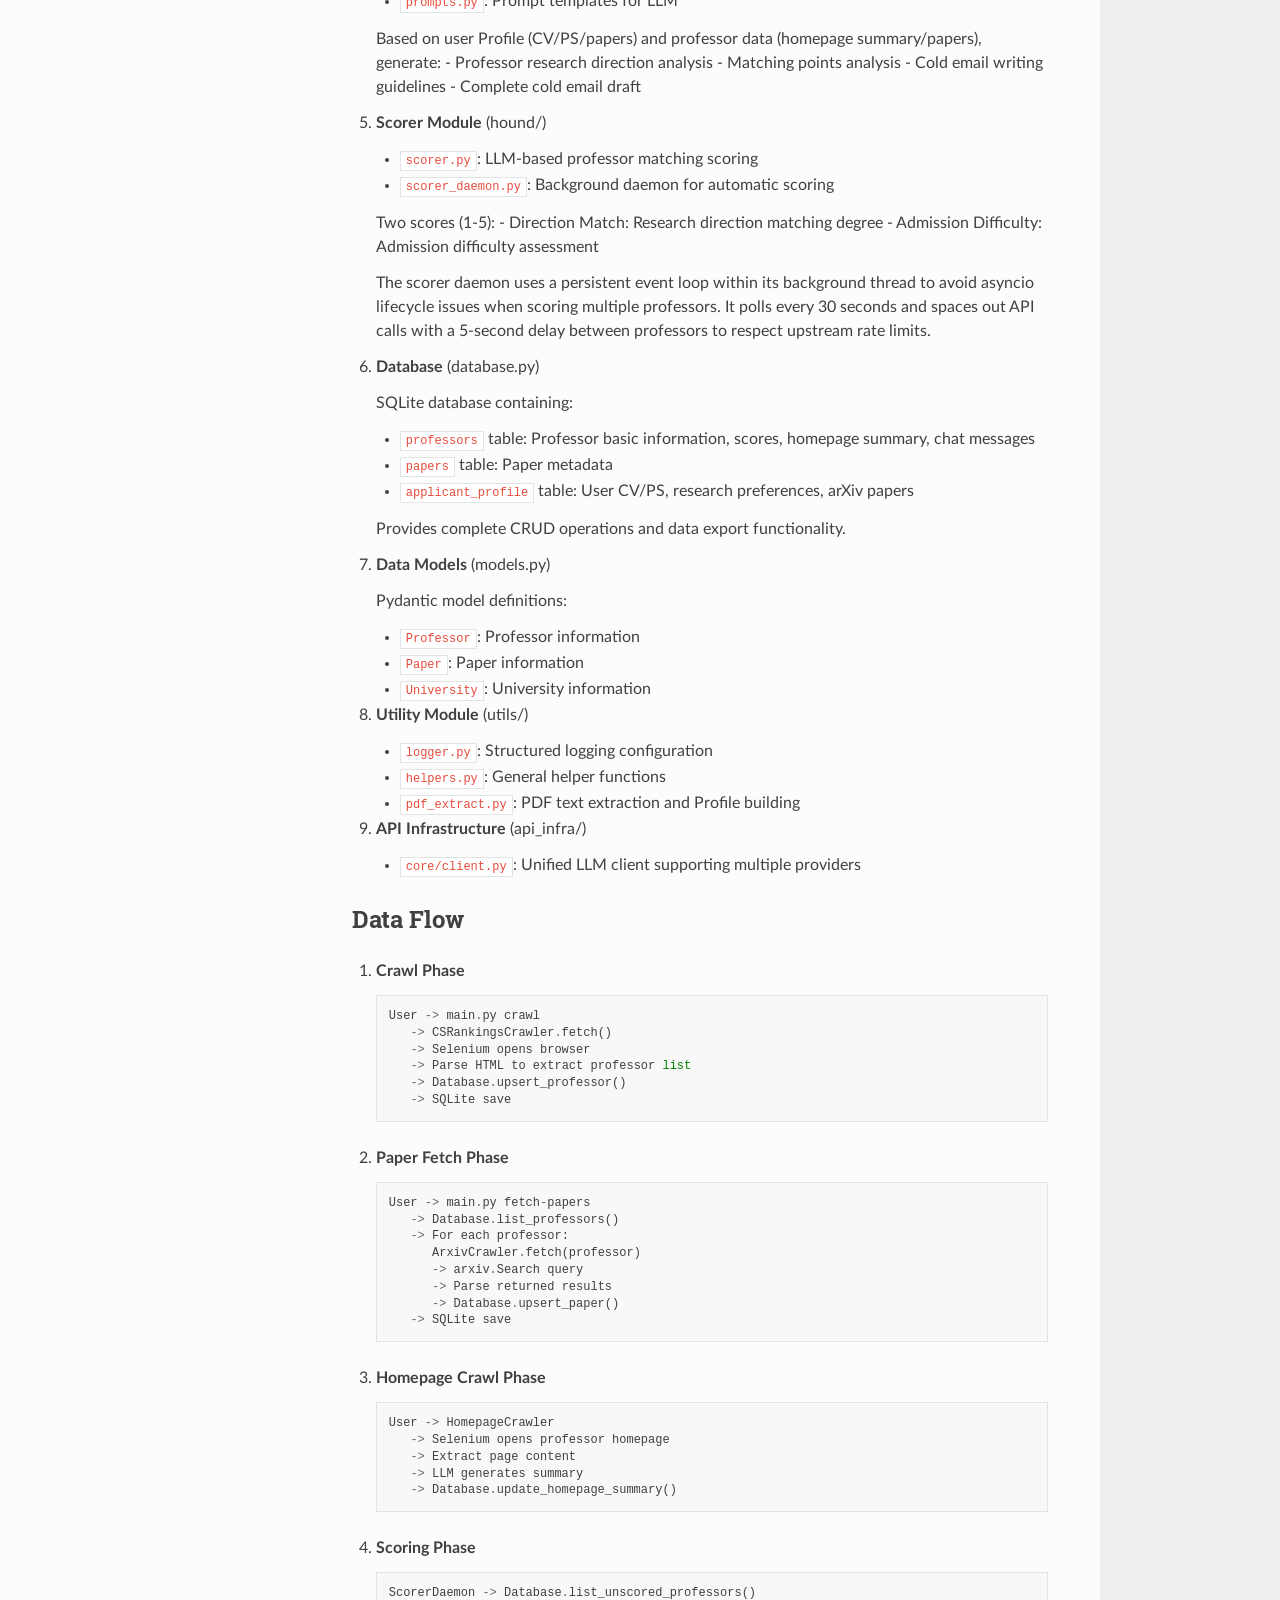
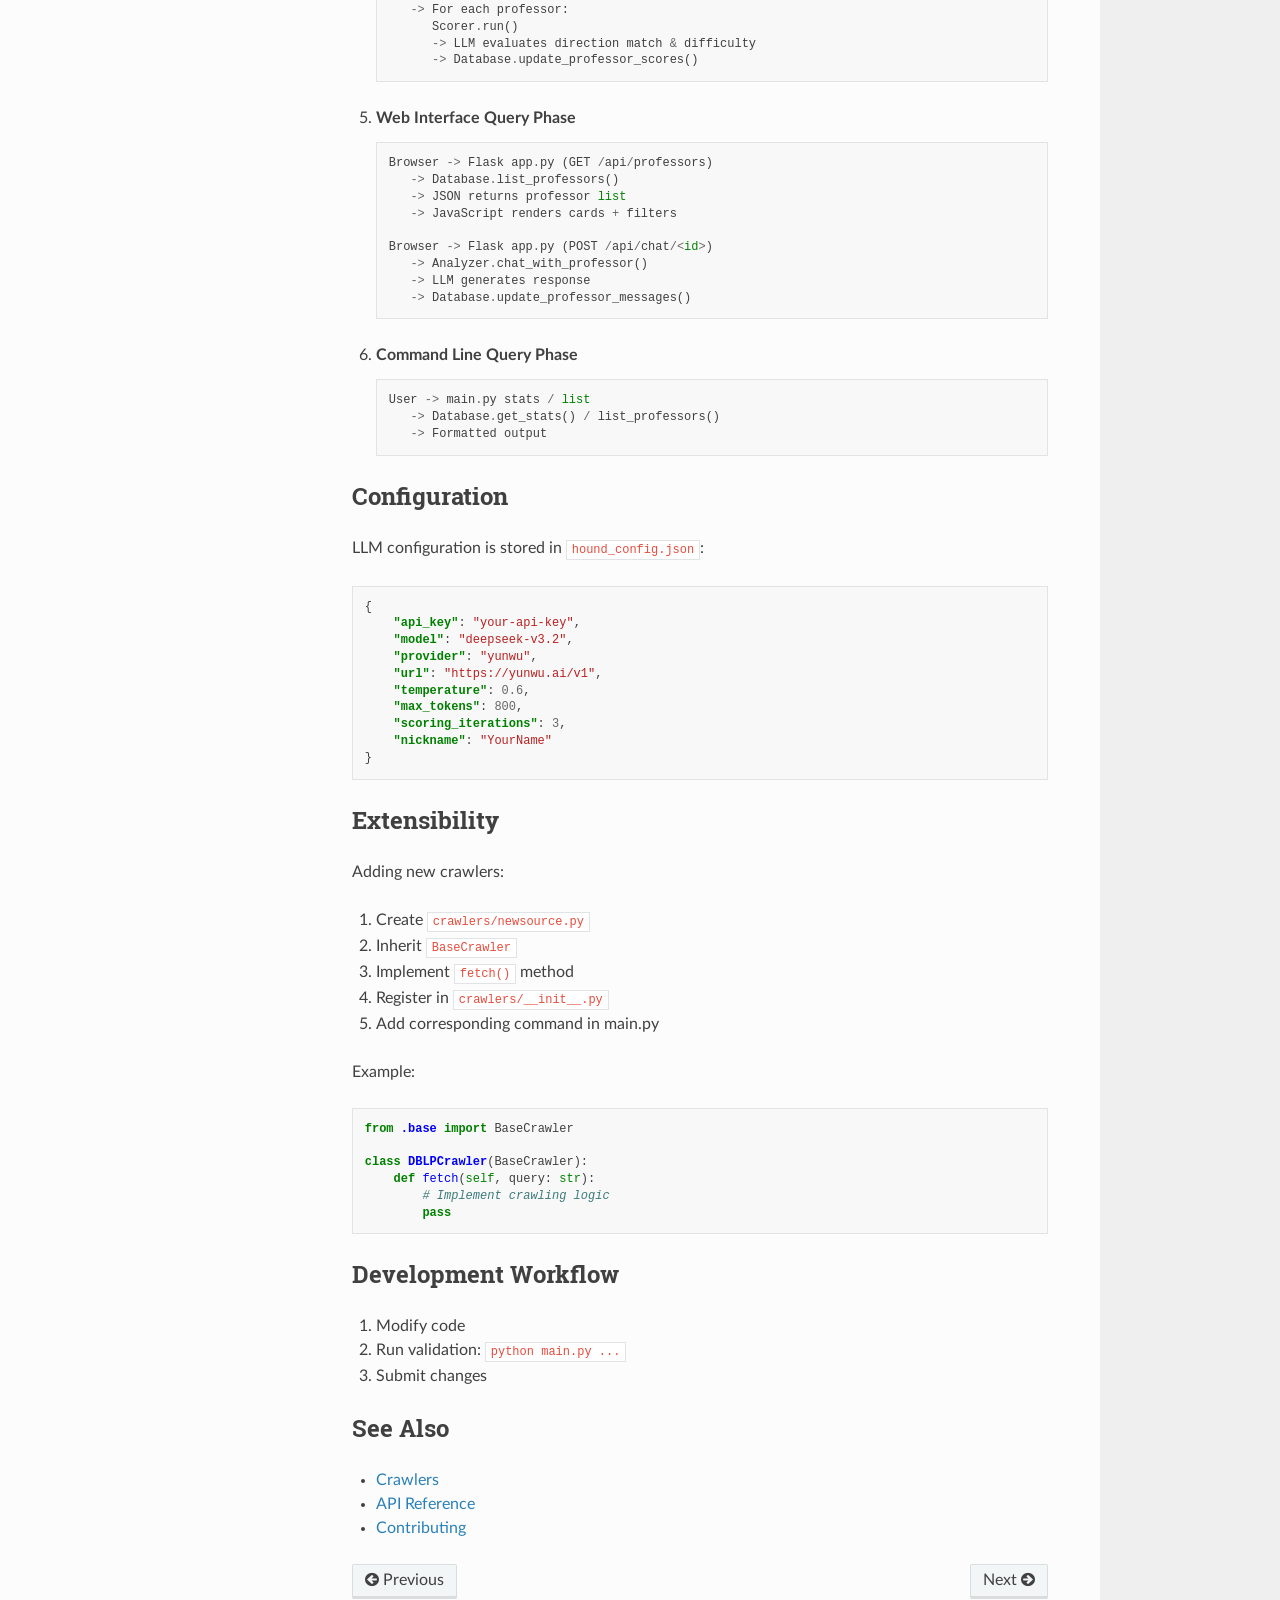
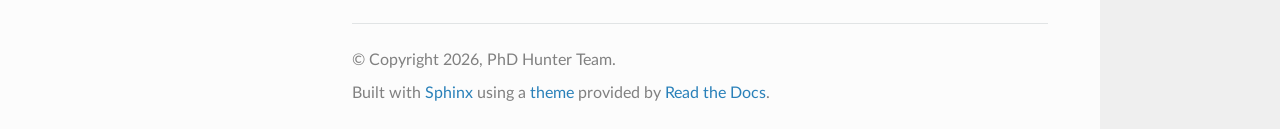
<file: architecture.html>
<!DOCTYPE html>
<html class="writer-html5" lang="en" data-content_root="./">
<head>
  <meta charset="utf-8" /><meta name="viewport" content="width=device-width, initial-scale=1" />

  <meta name="viewport" content="width=device-width, initial-scale=1.0" />
  <title>Architecture Overview &mdash; PhD Hunter 0.1.0 documentation</title>
      <link rel="stylesheet" type="text/css" href="_static/pygments.css?v=b86133f3" />
      <link rel="stylesheet" type="text/css" href="_static/css/theme.css?v=9edc463e" />

  
      <script src="_static/jquery.js?v=5d32c60e"></script>
      <script src="_static/_sphinx_javascript_frameworks_compat.js?v=2cd50e6c"></script>
      <script src="_static/documentation_options.js?v=01f34227"></script>
      <script src="_static/doctools.js?v=fd6eb6e6"></script>
      <script src="_static/sphinx_highlight.js?v=6ffebe34"></script>
    <script src="_static/js/theme.js"></script>
    <link rel="index" title="Index" href="genindex.html" />
    <link rel="search" title="Search" href="search.html" />
    <link rel="next" title="Crawlers" href="crawlers.html" />
    <link rel="prev" title="Installation Guide" href="installation.html" /> 
</head>

<body class="wy-body-for-nav"> 
  <div class="wy-grid-for-nav">
    <nav data-toggle="wy-nav-shift" class="wy-nav-side">
      <div class="wy-side-scroll">
        <div class="wy-side-nav-search" >

          
          
          <a href="index.html" class="icon icon-home">
            PhD Hunter
          </a>
<div role="search">
  <form id="rtd-search-form" class="wy-form" action="search.html" method="get">
    <input type="text" name="q" placeholder="Search docs" aria-label="Search docs" />
    <input type="hidden" name="check_keywords" value="yes" />
    <input type="hidden" name="area" value="default" />
  </form>
</div>
        </div><div class="wy-menu wy-menu-vertical" data-spy="affix" role="navigation" aria-label="Navigation menu">
              <p class="caption" role="heading"><span class="caption-text">Contents:</span></p>
<ul class="current">
<li class="toctree-l1"><a class="reference internal" href="installation.html">Installation Guide</a></li>
<li class="toctree-l1 current"><a class="current reference internal" href="#">Architecture Overview</a><ul>
<li class="toctree-l2"><a class="reference internal" href="#system-design">System Design</a></li>
<li class="toctree-l2"><a class="reference internal" href="#core-components">Core Components</a></li>
<li class="toctree-l2"><a class="reference internal" href="#data-flow">Data Flow</a></li>
<li class="toctree-l2"><a class="reference internal" href="#configuration">Configuration</a></li>
<li class="toctree-l2"><a class="reference internal" href="#extensibility">Extensibility</a></li>
<li class="toctree-l2"><a class="reference internal" href="#development-workflow">Development Workflow</a></li>
<li class="toctree-l2"><a class="reference internal" href="#see-also">See Also</a></li>
</ul>
</li>
<li class="toctree-l1"><a class="reference internal" href="crawlers.html">Crawlers</a></li>
<li class="toctree-l1"><a class="reference internal" href="api.html">API Reference</a></li>
<li class="toctree-l1"><a class="reference internal" href="contributing.html">Contributing</a></li>
<li class="toctree-l1"><a class="reference internal" href="changelog.html">Changelog</a></li>
</ul>

        </div>
      </div>
    </nav>

    <section data-toggle="wy-nav-shift" class="wy-nav-content-wrap"><nav class="wy-nav-top" aria-label="Mobile navigation menu" >
          <i data-toggle="wy-nav-top" class="fa fa-bars"></i>
          <a href="index.html">PhD Hunter</a>
      </nav>

      <div class="wy-nav-content">
        <div class="rst-content">
          <div role="navigation" aria-label="Page navigation">
  <ul class="wy-breadcrumbs">
      <li><a href="index.html" class="icon icon-home" aria-label="Home"></a></li>
      <li class="breadcrumb-item active">Architecture Overview</li>
      <li class="wy-breadcrumbs-aside">
            <a href="_sources/architecture.rst.txt" rel="nofollow"> View page source</a>
      </li>
  </ul>
  <hr/>
</div>
          <div role="main" class="document" itemscope="itemscope" itemtype="http://schema.org/Article">
           <div itemprop="articleBody">
             
  <section id="architecture-overview">
<h1>Architecture Overview<a class="headerlink" href="#architecture-overview" title="Link to this heading"></a></h1>
<p>This document describes the system architecture of PhD Hunter.</p>
<section id="system-design">
<h2>System Design<a class="headerlink" href="#system-design" title="Link to this heading"></a></h2>
<p>PhD Hunter adopts a clean modular design, with four core parts: crawlers, database, web frontend, and command line interface.</p>
<div class="highlight-text notranslate"><div class="highlight"><pre><span></span>+------------------------------------------------------+
|    Web Frontend (Flask + HTML/CSS/JS)                |
|    - Professor cards with priority &amp; filters         |
|    - Real-time filtering &amp; sorting                   |
|    - AI chat for analysis &amp; cold email generation    |
|    - Profile page for CV/PS and arXiv papers         |
+----------------------+-------------------------------+
                       | REST API
      +----------------+----------------+
      |                |                |
      v                v                v
+---------+    +----------+    +---------+
| CLI     |    | Arxiv    |    | SQLite  |
|(main.py)|    | Crawler  |    |Database |
+---------+    +----------+    +---------+
      |
      v
+------------------+
| CSRankings       |
| Crawler          |
+------------------+
| Homepage         |
| Crawler          |
+------------------+
</pre></div>
</div>
</section>
<section id="core-components">
<h2>Core Components<a class="headerlink" href="#core-components" title="Link to this heading"></a></h2>
<ol class="arabic">
<li><p><strong>Web Frontend</strong> (frontend/)</p>
<p>Visualization interface built with Flask + vanilla HTML/CSS/JavaScript:</p>
<ul class="simple">
<li><p><code class="docutils literal notranslate"><span class="pre">app.py</span></code>: Flask API server providing JSON data endpoints</p></li>
<li><p><code class="docutils literal notranslate"><span class="pre">index.html</span></code>: Main page with navigation bar, filter bar, professor list, and detail modal</p></li>
<li><p><code class="docutils literal notranslate"><span class="pre">styles.css</span></code>: Black-and-white minimalist stylesheet</p></li>
<li><p><code class="docutils literal notranslate"><span class="pre">app.js</span></code>: Frontend logic (data loading, filtering, priority update, modal display, chat)</p></li>
</ul>
<p>Main features:
- Professor card display (score, paper count, research areas, priority color bar)
- Multi-dimensional filtering (Priority / Research Area / University / Score)
- Priority dropdown modification (real-time save to database)
- Professor detail modal (basic info, metrics, paper list with arXiv links)
- AI Chat page (auto-generated analysis report + cold email draft)
- Profile page (CV/PS upload, arXiv paper management, research preferences)
- Settings modal (LLM API key, model, temperature configuration)</p>
</li>
<li><p><strong>CLI Entry</strong> (main.py)</p>
<p>Command-line main program providing subcommands:</p>
<ul class="simple">
<li><p><code class="docutils literal notranslate"><span class="pre">crawl</span></code>: Crawl professor information from CSRankings</p></li>
<li><p><code class="docutils literal notranslate"><span class="pre">fetch-papers</span></code>: Fetch professor papers from arXiv</p></li>
<li><p><code class="docutils literal notranslate"><span class="pre">stats</span></code> / <code class="docutils literal notranslate"><span class="pre">list</span></code>: View database contents</p></li>
</ul>
</li>
<li><p><strong>Crawler Module</strong> (crawlers/)</p>
<ul class="simple">
<li><p><code class="docutils literal notranslate"><span class="pre">CSRankingsCrawler</span></code>: Use Selenium to crawl CSRankings.org university rankings and professor lists</p></li>
<li><p><code class="docutils literal notranslate"><span class="pre">ArxivCrawler</span></code>: Use arXiv API to search papers by author</p></li>
<li><p><code class="docutils literal notranslate"><span class="pre">HomepageCrawler</span></code>: Use Selenium to scrape professor homepages and generate AI summaries</p></li>
</ul>
<p>All crawlers inherit from <code class="docutils literal notranslate"><span class="pre">BaseCrawler</span></code> with caching support.</p>
</li>
<li><p><strong>Analyzer Module</strong> (analyzer/)</p>
<ul class="simple">
<li><p><code class="docutils literal notranslate"><span class="pre">analyzer.py</span></code>: Core logic for professor analysis and cold email generation</p></li>
<li><p><code class="docutils literal notranslate"><span class="pre">prompts.py</span></code>: Prompt templates for LLM</p></li>
</ul>
<p>Based on user Profile (CV/PS/papers) and professor data (homepage summary/papers), generate:
- Professor research direction analysis
- Matching points analysis
- Cold email writing guidelines
- Complete cold email draft</p>
</li>
<li><p><strong>Scorer Module</strong> (hound/)</p>
<ul class="simple">
<li><p><code class="docutils literal notranslate"><span class="pre">scorer.py</span></code>: LLM-based professor matching scoring</p></li>
<li><p><code class="docutils literal notranslate"><span class="pre">scorer_daemon.py</span></code>: Background daemon for automatic scoring</p></li>
</ul>
<p>Two scores (1-5):
- Direction Match: Research direction matching degree
- Admission Difficulty: Admission difficulty assessment</p>
<p>The scorer daemon uses a persistent event loop within its background
thread to avoid asyncio lifecycle issues when scoring multiple
professors.  It polls every 30 seconds and spaces out API calls with
a 5-second delay between professors to respect upstream rate limits.</p>
</li>
<li><p><strong>Database</strong> (database.py)</p>
<p>SQLite database containing:</p>
<ul class="simple">
<li><p><code class="docutils literal notranslate"><span class="pre">professors</span></code> table: Professor basic information, scores, homepage summary, chat messages</p></li>
<li><p><code class="docutils literal notranslate"><span class="pre">papers</span></code> table: Paper metadata</p></li>
<li><p><code class="docutils literal notranslate"><span class="pre">applicant_profile</span></code> table: User CV/PS, research preferences, arXiv papers</p></li>
</ul>
<p>Provides complete CRUD operations and data export functionality.</p>
</li>
<li><p><strong>Data Models</strong> (models.py)</p>
<p>Pydantic model definitions:</p>
<ul class="simple">
<li><p><code class="docutils literal notranslate"><span class="pre">Professor</span></code>: Professor information</p></li>
<li><p><code class="docutils literal notranslate"><span class="pre">Paper</span></code>: Paper information</p></li>
<li><p><code class="docutils literal notranslate"><span class="pre">University</span></code>: University information</p></li>
</ul>
</li>
<li><p><strong>Utility Module</strong> (utils/)</p>
<ul class="simple">
<li><p><code class="docutils literal notranslate"><span class="pre">logger.py</span></code>: Structured logging configuration</p></li>
<li><p><code class="docutils literal notranslate"><span class="pre">helpers.py</span></code>: General helper functions</p></li>
<li><p><code class="docutils literal notranslate"><span class="pre">pdf_extract.py</span></code>: PDF text extraction and Profile building</p></li>
</ul>
</li>
<li><p><strong>API Infrastructure</strong> (api_infra/)</p>
<ul class="simple">
<li><p><code class="docutils literal notranslate"><span class="pre">core/client.py</span></code>: Unified LLM client supporting multiple providers</p></li>
</ul>
</li>
</ol>
</section>
<section id="data-flow">
<h2>Data Flow<a class="headerlink" href="#data-flow" title="Link to this heading"></a></h2>
<ol class="arabic">
<li><p><strong>Crawl Phase</strong></p>
<div class="highlight-default notranslate"><div class="highlight"><pre><span></span><span class="n">User</span> <span class="o">-&gt;</span> <span class="n">main</span><span class="o">.</span><span class="n">py</span> <span class="n">crawl</span>
   <span class="o">-&gt;</span> <span class="n">CSRankingsCrawler</span><span class="o">.</span><span class="n">fetch</span><span class="p">()</span>
   <span class="o">-&gt;</span> <span class="n">Selenium</span> <span class="n">opens</span> <span class="n">browser</span>
   <span class="o">-&gt;</span> <span class="n">Parse</span> <span class="n">HTML</span> <span class="n">to</span> <span class="n">extract</span> <span class="n">professor</span> <span class="nb">list</span>
   <span class="o">-&gt;</span> <span class="n">Database</span><span class="o">.</span><span class="n">upsert_professor</span><span class="p">()</span>
   <span class="o">-&gt;</span> <span class="n">SQLite</span> <span class="n">save</span>
</pre></div>
</div>
</li>
<li><p><strong>Paper Fetch Phase</strong></p>
<div class="highlight-default notranslate"><div class="highlight"><pre><span></span><span class="n">User</span> <span class="o">-&gt;</span> <span class="n">main</span><span class="o">.</span><span class="n">py</span> <span class="n">fetch</span><span class="o">-</span><span class="n">papers</span>
   <span class="o">-&gt;</span> <span class="n">Database</span><span class="o">.</span><span class="n">list_professors</span><span class="p">()</span>
   <span class="o">-&gt;</span> <span class="n">For</span> <span class="n">each</span> <span class="n">professor</span><span class="p">:</span>
      <span class="n">ArxivCrawler</span><span class="o">.</span><span class="n">fetch</span><span class="p">(</span><span class="n">professor</span><span class="p">)</span>
      <span class="o">-&gt;</span> <span class="n">arxiv</span><span class="o">.</span><span class="n">Search</span> <span class="n">query</span>
      <span class="o">-&gt;</span> <span class="n">Parse</span> <span class="n">returned</span> <span class="n">results</span>
      <span class="o">-&gt;</span> <span class="n">Database</span><span class="o">.</span><span class="n">upsert_paper</span><span class="p">()</span>
   <span class="o">-&gt;</span> <span class="n">SQLite</span> <span class="n">save</span>
</pre></div>
</div>
</li>
<li><p><strong>Homepage Crawl Phase</strong></p>
<div class="highlight-default notranslate"><div class="highlight"><pre><span></span><span class="n">User</span> <span class="o">-&gt;</span> <span class="n">HomepageCrawler</span>
   <span class="o">-&gt;</span> <span class="n">Selenium</span> <span class="n">opens</span> <span class="n">professor</span> <span class="n">homepage</span>
   <span class="o">-&gt;</span> <span class="n">Extract</span> <span class="n">page</span> <span class="n">content</span>
   <span class="o">-&gt;</span> <span class="n">LLM</span> <span class="n">generates</span> <span class="n">summary</span>
   <span class="o">-&gt;</span> <span class="n">Database</span><span class="o">.</span><span class="n">update_homepage_summary</span><span class="p">()</span>
</pre></div>
</div>
</li>
<li><p><strong>Scoring Phase</strong></p>
<div class="highlight-default notranslate"><div class="highlight"><pre><span></span><span class="n">ScorerDaemon</span> <span class="o">-&gt;</span> <span class="n">Database</span><span class="o">.</span><span class="n">list_unscored_professors</span><span class="p">()</span>
   <span class="o">-&gt;</span> <span class="n">For</span> <span class="n">each</span> <span class="n">professor</span><span class="p">:</span>
      <span class="n">Scorer</span><span class="o">.</span><span class="n">run</span><span class="p">()</span>
      <span class="o">-&gt;</span> <span class="n">LLM</span> <span class="n">evaluates</span> <span class="n">direction</span> <span class="n">match</span> <span class="o">&amp;</span> <span class="n">difficulty</span>
      <span class="o">-&gt;</span> <span class="n">Database</span><span class="o">.</span><span class="n">update_professor_scores</span><span class="p">()</span>
</pre></div>
</div>
</li>
<li><p><strong>Web Interface Query Phase</strong></p>
<div class="highlight-default notranslate"><div class="highlight"><pre><span></span><span class="n">Browser</span> <span class="o">-&gt;</span> <span class="n">Flask</span> <span class="n">app</span><span class="o">.</span><span class="n">py</span> <span class="p">(</span><span class="n">GET</span> <span class="o">/</span><span class="n">api</span><span class="o">/</span><span class="n">professors</span><span class="p">)</span>
   <span class="o">-&gt;</span> <span class="n">Database</span><span class="o">.</span><span class="n">list_professors</span><span class="p">()</span>
   <span class="o">-&gt;</span> <span class="n">JSON</span> <span class="n">returns</span> <span class="n">professor</span> <span class="nb">list</span>
   <span class="o">-&gt;</span> <span class="n">JavaScript</span> <span class="n">renders</span> <span class="n">cards</span> <span class="o">+</span> <span class="n">filters</span>

<span class="n">Browser</span> <span class="o">-&gt;</span> <span class="n">Flask</span> <span class="n">app</span><span class="o">.</span><span class="n">py</span> <span class="p">(</span><span class="n">POST</span> <span class="o">/</span><span class="n">api</span><span class="o">/</span><span class="n">chat</span><span class="o">/&lt;</span><span class="nb">id</span><span class="o">&gt;</span><span class="p">)</span>
   <span class="o">-&gt;</span> <span class="n">Analyzer</span><span class="o">.</span><span class="n">chat_with_professor</span><span class="p">()</span>
   <span class="o">-&gt;</span> <span class="n">LLM</span> <span class="n">generates</span> <span class="n">response</span>
   <span class="o">-&gt;</span> <span class="n">Database</span><span class="o">.</span><span class="n">update_professor_messages</span><span class="p">()</span>
</pre></div>
</div>
</li>
<li><p><strong>Command Line Query Phase</strong></p>
<div class="highlight-default notranslate"><div class="highlight"><pre><span></span><span class="n">User</span> <span class="o">-&gt;</span> <span class="n">main</span><span class="o">.</span><span class="n">py</span> <span class="n">stats</span> <span class="o">/</span> <span class="nb">list</span>
   <span class="o">-&gt;</span> <span class="n">Database</span><span class="o">.</span><span class="n">get_stats</span><span class="p">()</span> <span class="o">/</span> <span class="n">list_professors</span><span class="p">()</span>
   <span class="o">-&gt;</span> <span class="n">Formatted</span> <span class="n">output</span>
</pre></div>
</div>
</li>
</ol>
</section>
<section id="configuration">
<h2>Configuration<a class="headerlink" href="#configuration" title="Link to this heading"></a></h2>
<p>LLM configuration is stored in <code class="docutils literal notranslate"><span class="pre">hound_config.json</span></code>:</p>
<div class="highlight-json notranslate"><div class="highlight"><pre><span></span><span class="p">{</span>
<span class="w">    </span><span class="nt">&quot;api_key&quot;</span><span class="p">:</span><span class="w"> </span><span class="s2">&quot;your-api-key&quot;</span><span class="p">,</span>
<span class="w">    </span><span class="nt">&quot;model&quot;</span><span class="p">:</span><span class="w"> </span><span class="s2">&quot;deepseek-v3.2&quot;</span><span class="p">,</span>
<span class="w">    </span><span class="nt">&quot;provider&quot;</span><span class="p">:</span><span class="w"> </span><span class="s2">&quot;yunwu&quot;</span><span class="p">,</span>
<span class="w">    </span><span class="nt">&quot;url&quot;</span><span class="p">:</span><span class="w"> </span><span class="s2">&quot;https://yunwu.ai/v1&quot;</span><span class="p">,</span>
<span class="w">    </span><span class="nt">&quot;temperature&quot;</span><span class="p">:</span><span class="w"> </span><span class="mf">0.6</span><span class="p">,</span>
<span class="w">    </span><span class="nt">&quot;max_tokens&quot;</span><span class="p">:</span><span class="w"> </span><span class="mi">800</span><span class="p">,</span>
<span class="w">    </span><span class="nt">&quot;scoring_iterations&quot;</span><span class="p">:</span><span class="w"> </span><span class="mi">3</span><span class="p">,</span>
<span class="w">    </span><span class="nt">&quot;nickname&quot;</span><span class="p">:</span><span class="w"> </span><span class="s2">&quot;YourName&quot;</span>
<span class="p">}</span>
</pre></div>
</div>
</section>
<section id="extensibility">
<h2>Extensibility<a class="headerlink" href="#extensibility" title="Link to this heading"></a></h2>
<p>Adding new crawlers:</p>
<ol class="arabic simple">
<li><p>Create <code class="docutils literal notranslate"><span class="pre">crawlers/newsource.py</span></code></p></li>
<li><p>Inherit <code class="docutils literal notranslate"><span class="pre">BaseCrawler</span></code></p></li>
<li><p>Implement <code class="docutils literal notranslate"><span class="pre">fetch()</span></code> method</p></li>
<li><p>Register in <code class="docutils literal notranslate"><span class="pre">crawlers/__init__.py</span></code></p></li>
<li><p>Add corresponding command in main.py</p></li>
</ol>
<p>Example:</p>
<div class="highlight-python notranslate"><div class="highlight"><pre><span></span><span class="kn">from</span><span class="w"> </span><span class="nn">.base</span><span class="w"> </span><span class="kn">import</span> <span class="n">BaseCrawler</span>

<span class="k">class</span><span class="w"> </span><span class="nc">DBLPCrawler</span><span class="p">(</span><span class="n">BaseCrawler</span><span class="p">):</span>
    <span class="k">def</span><span class="w"> </span><span class="nf">fetch</span><span class="p">(</span><span class="bp">self</span><span class="p">,</span> <span class="n">query</span><span class="p">:</span> <span class="nb">str</span><span class="p">):</span>
        <span class="c1"># Implement crawling logic</span>
        <span class="k">pass</span>
</pre></div>
</div>
</section>
<section id="development-workflow">
<h2>Development Workflow<a class="headerlink" href="#development-workflow" title="Link to this heading"></a></h2>
<ol class="arabic simple">
<li><p>Modify code</p></li>
<li><p>Run validation: <code class="docutils literal notranslate"><span class="pre">python</span> <span class="pre">main.py</span> <span class="pre">...</span></code></p></li>
<li><p>Submit changes</p></li>
</ol>
</section>
<section id="see-also">
<h2>See Also<a class="headerlink" href="#see-also" title="Link to this heading"></a></h2>
<ul class="simple">
<li><p><a class="reference internal" href="crawlers.html"><span class="doc">Crawlers</span></a></p></li>
<li><p><a class="reference internal" href="api.html"><span class="doc">API Reference</span></a></p></li>
<li><p><a class="reference internal" href="contributing.html"><span class="doc">Contributing</span></a></p></li>
</ul>
</section>
</section>


           </div>
          </div>
          <footer><div class="rst-footer-buttons" role="navigation" aria-label="Footer">
        <a href="installation.html" class="btn btn-neutral float-left" title="Installation Guide" accesskey="p" rel="prev"><span class="fa fa-arrow-circle-left" aria-hidden="true"></span> Previous</a>
        <a href="crawlers.html" class="btn btn-neutral float-right" title="Crawlers" accesskey="n" rel="next">Next <span class="fa fa-arrow-circle-right" aria-hidden="true"></span></a>
    </div>

  <hr/>

  <div role="contentinfo">
    <p>&#169; Copyright 2026, PhD Hunter Team.</p>
  </div>

  Built with <a href="https://www.sphinx-doc.org/">Sphinx</a> using a
    <a href="https://github.com/readthedocs/sphinx_rtd_theme">theme</a>
    provided by <a href="https://readthedocs.org">Read the Docs</a>.
   

</footer>
        </div>
      </div>
    </section>
  </div>
  <script>
      jQuery(function () {
          SphinxRtdTheme.Navigation.enable(true);
      });
  </script> 

</body>
</html>
</file>
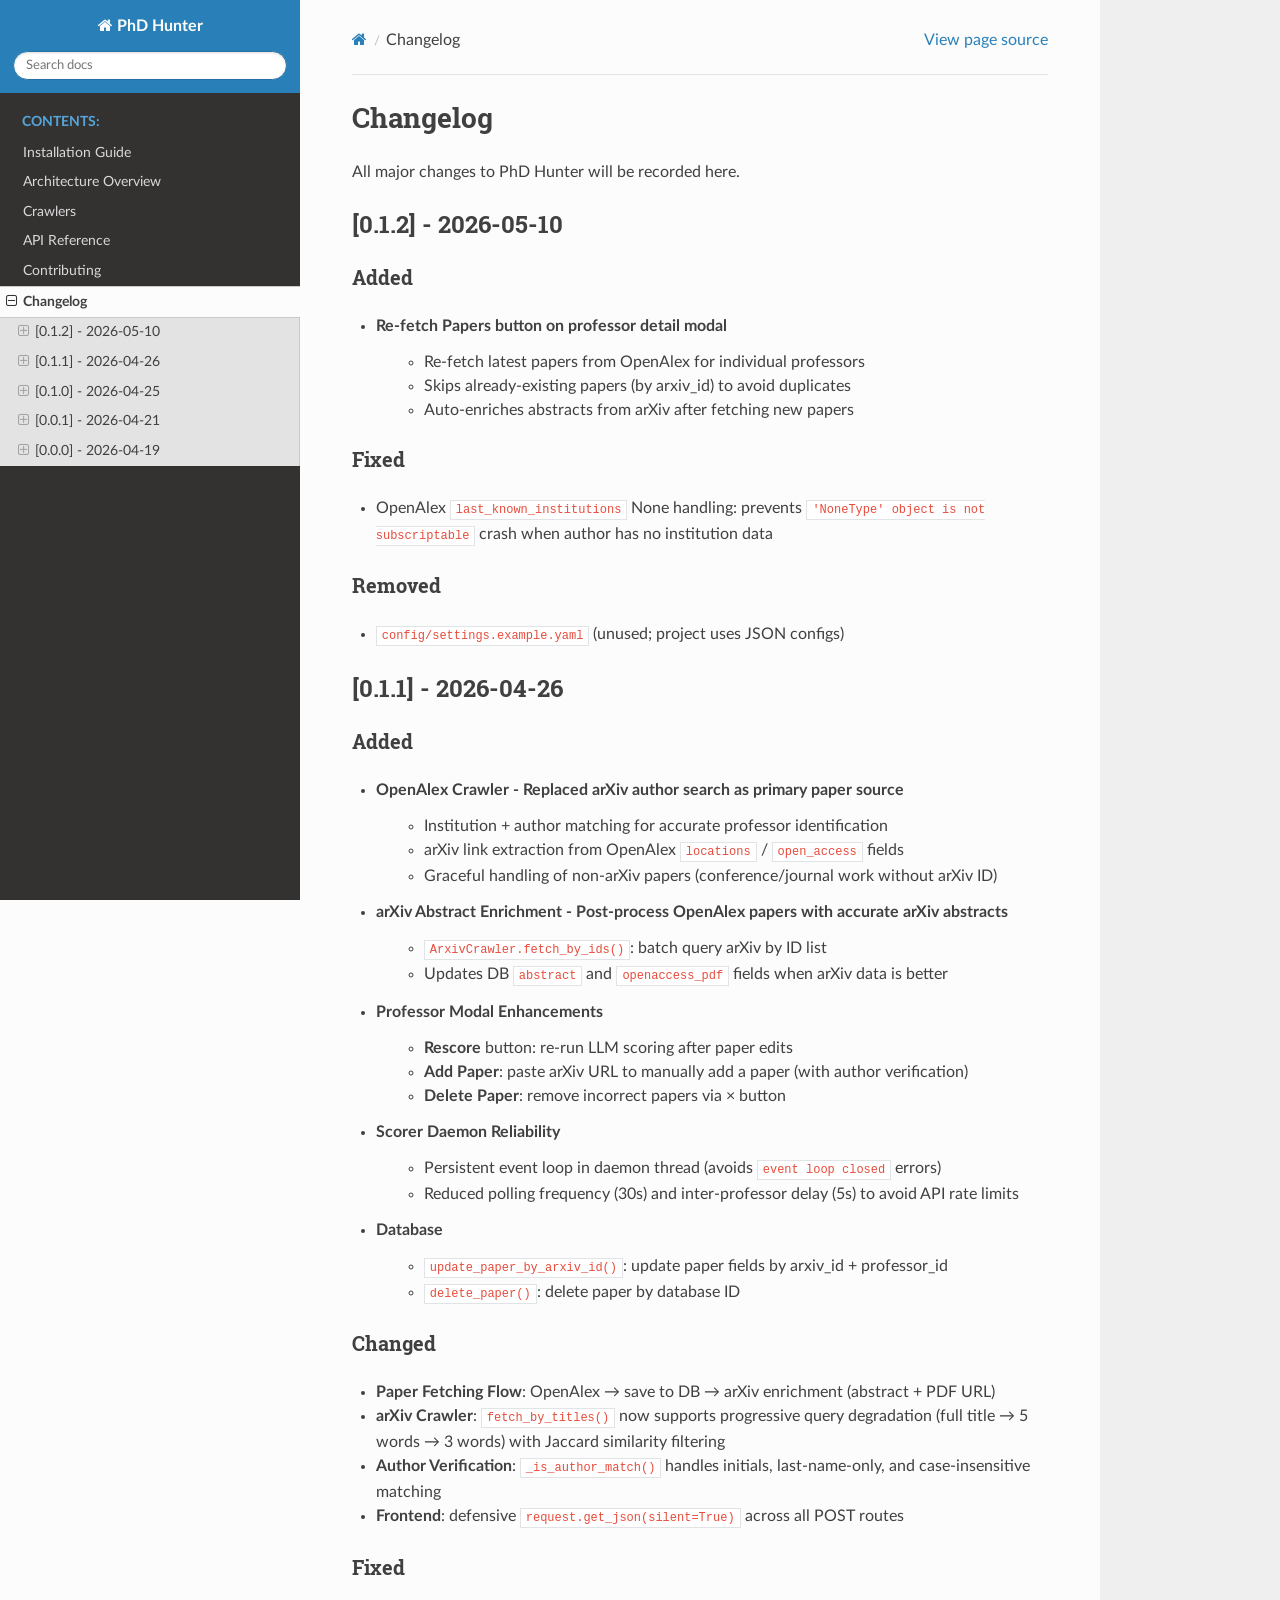
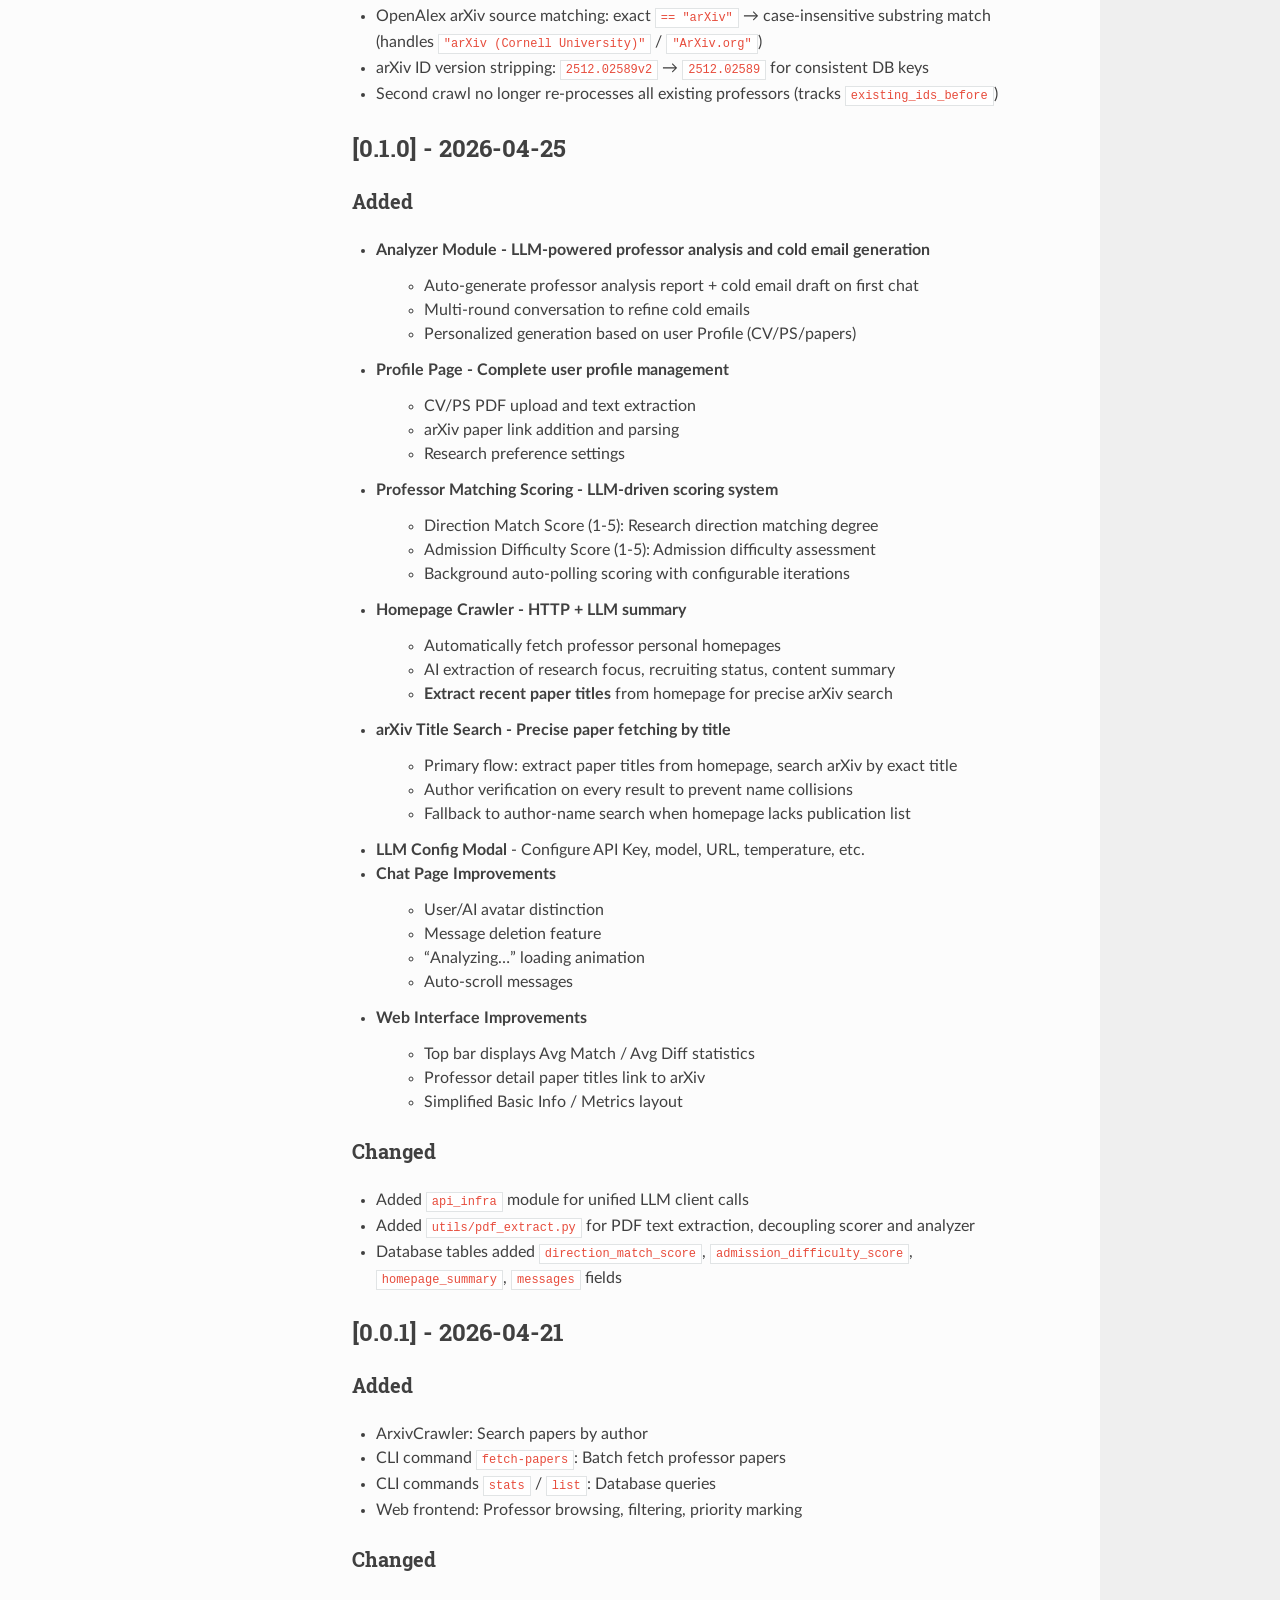
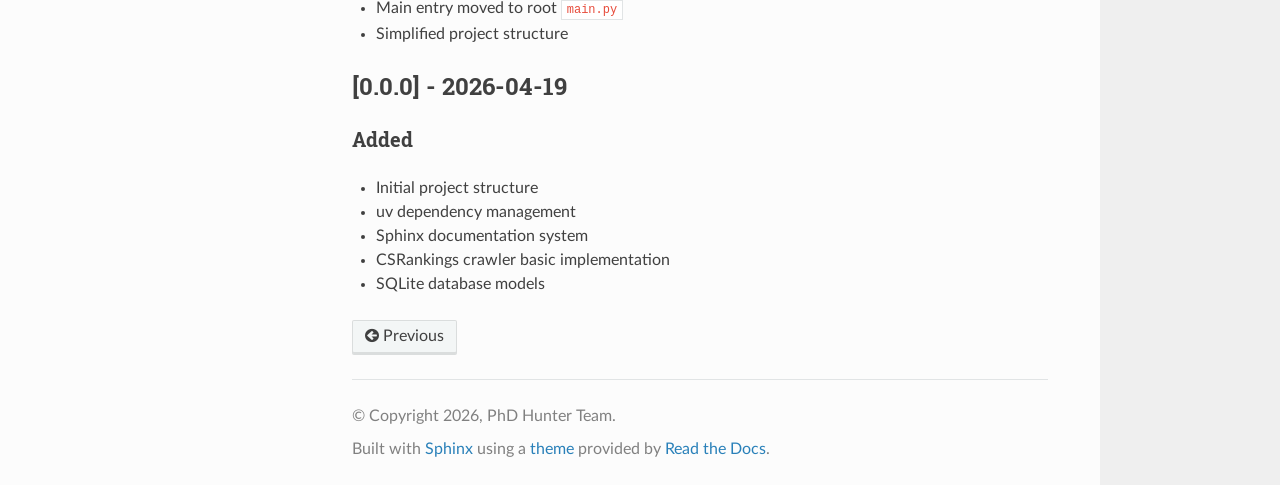
<file: changelog.html>
<!DOCTYPE html>
<html class="writer-html5" lang="en" data-content_root="./">
<head>
  <meta charset="utf-8" /><meta name="viewport" content="width=device-width, initial-scale=1" />

  <meta name="viewport" content="width=device-width, initial-scale=1.0" />
  <title>Changelog &mdash; PhD Hunter 0.1.0 documentation</title>
      <link rel="stylesheet" type="text/css" href="_static/pygments.css?v=b86133f3" />
      <link rel="stylesheet" type="text/css" href="_static/css/theme.css?v=9edc463e" />

  
      <script src="_static/jquery.js?v=5d32c60e"></script>
      <script src="_static/_sphinx_javascript_frameworks_compat.js?v=2cd50e6c"></script>
      <script src="_static/documentation_options.js?v=01f34227"></script>
      <script src="_static/doctools.js?v=fd6eb6e6"></script>
      <script src="_static/sphinx_highlight.js?v=6ffebe34"></script>
    <script src="_static/js/theme.js"></script>
    <link rel="index" title="Index" href="genindex.html" />
    <link rel="search" title="Search" href="search.html" />
    <link rel="prev" title="Contributing" href="contributing.html" /> 
</head>

<body class="wy-body-for-nav"> 
  <div class="wy-grid-for-nav">
    <nav data-toggle="wy-nav-shift" class="wy-nav-side">
      <div class="wy-side-scroll">
        <div class="wy-side-nav-search" >

          
          
          <a href="index.html" class="icon icon-home">
            PhD Hunter
          </a>
<div role="search">
  <form id="rtd-search-form" class="wy-form" action="search.html" method="get">
    <input type="text" name="q" placeholder="Search docs" aria-label="Search docs" />
    <input type="hidden" name="check_keywords" value="yes" />
    <input type="hidden" name="area" value="default" />
  </form>
</div>
        </div><div class="wy-menu wy-menu-vertical" data-spy="affix" role="navigation" aria-label="Navigation menu">
              <p class="caption" role="heading"><span class="caption-text">Contents:</span></p>
<ul class="current">
<li class="toctree-l1"><a class="reference internal" href="installation.html">Installation Guide</a></li>
<li class="toctree-l1"><a class="reference internal" href="architecture.html">Architecture Overview</a></li>
<li class="toctree-l1"><a class="reference internal" href="crawlers.html">Crawlers</a></li>
<li class="toctree-l1"><a class="reference internal" href="api.html">API Reference</a></li>
<li class="toctree-l1"><a class="reference internal" href="contributing.html">Contributing</a></li>
<li class="toctree-l1 current"><a class="current reference internal" href="#">Changelog</a><ul>
<li class="toctree-l2"><a class="reference internal" href="#id1">[0.1.2] - 2026-05-10</a><ul>
<li class="toctree-l3"><a class="reference internal" href="#added">Added</a></li>
<li class="toctree-l3"><a class="reference internal" href="#fixed">Fixed</a></li>
<li class="toctree-l3"><a class="reference internal" href="#removed">Removed</a></li>
</ul>
</li>
<li class="toctree-l2"><a class="reference internal" href="#id2">[0.1.1] - 2026-04-26</a><ul>
<li class="toctree-l3"><a class="reference internal" href="#id3">Added</a></li>
<li class="toctree-l3"><a class="reference internal" href="#changed">Changed</a></li>
<li class="toctree-l3"><a class="reference internal" href="#id4">Fixed</a></li>
</ul>
</li>
<li class="toctree-l2"><a class="reference internal" href="#id5">[0.1.0] - 2026-04-25</a><ul>
<li class="toctree-l3"><a class="reference internal" href="#id6">Added</a></li>
<li class="toctree-l3"><a class="reference internal" href="#id7">Changed</a></li>
</ul>
</li>
<li class="toctree-l2"><a class="reference internal" href="#id8">[0.0.1] - 2026-04-21</a><ul>
<li class="toctree-l3"><a class="reference internal" href="#id9">Added</a></li>
<li class="toctree-l3"><a class="reference internal" href="#id10">Changed</a></li>
</ul>
</li>
<li class="toctree-l2"><a class="reference internal" href="#id11">[0.0.0] - 2026-04-19</a><ul>
<li class="toctree-l3"><a class="reference internal" href="#id12">Added</a></li>
</ul>
</li>
</ul>
</li>
</ul>

        </div>
      </div>
    </nav>

    <section data-toggle="wy-nav-shift" class="wy-nav-content-wrap"><nav class="wy-nav-top" aria-label="Mobile navigation menu" >
          <i data-toggle="wy-nav-top" class="fa fa-bars"></i>
          <a href="index.html">PhD Hunter</a>
      </nav>

      <div class="wy-nav-content">
        <div class="rst-content">
          <div role="navigation" aria-label="Page navigation">
  <ul class="wy-breadcrumbs">
      <li><a href="index.html" class="icon icon-home" aria-label="Home"></a></li>
      <li class="breadcrumb-item active">Changelog</li>
      <li class="wy-breadcrumbs-aside">
            <a href="_sources/changelog.rst.txt" rel="nofollow"> View page source</a>
      </li>
  </ul>
  <hr/>
</div>
          <div role="main" class="document" itemscope="itemscope" itemtype="http://schema.org/Article">
           <div itemprop="articleBody">
             
  <section id="changelog">
<h1>Changelog<a class="headerlink" href="#changelog" title="Link to this heading"></a></h1>
<p>All major changes to PhD Hunter will be recorded here.</p>
<section id="id1">
<h2>[0.1.2] - 2026-05-10<a class="headerlink" href="#id1" title="Link to this heading"></a></h2>
<section id="added">
<h3>Added<a class="headerlink" href="#added" title="Link to this heading"></a></h3>
<ul class="simple">
<li><dl class="simple">
<dt><strong>Re-fetch Papers</strong> button on professor detail modal</dt><dd><ul>
<li><p>Re-fetch latest papers from OpenAlex for individual professors</p></li>
<li><p>Skips already-existing papers (by arxiv_id) to avoid duplicates</p></li>
<li><p>Auto-enriches abstracts from arXiv after fetching new papers</p></li>
</ul>
</dd>
</dl>
</li>
</ul>
</section>
<section id="fixed">
<h3>Fixed<a class="headerlink" href="#fixed" title="Link to this heading"></a></h3>
<ul class="simple">
<li><p>OpenAlex <code class="docutils literal notranslate"><span class="pre">last_known_institutions</span></code> None handling: prevents <code class="docutils literal notranslate"><span class="pre">'NoneType'</span> <span class="pre">object</span> <span class="pre">is</span> <span class="pre">not</span> <span class="pre">subscriptable</span></code> crash when author has no institution data</p></li>
</ul>
</section>
<section id="removed">
<h3>Removed<a class="headerlink" href="#removed" title="Link to this heading"></a></h3>
<ul class="simple">
<li><p><code class="docutils literal notranslate"><span class="pre">config/settings.example.yaml</span></code> (unused; project uses JSON configs)</p></li>
</ul>
</section>
</section>
<section id="id2">
<h2>[0.1.1] - 2026-04-26<a class="headerlink" href="#id2" title="Link to this heading"></a></h2>
<section id="id3">
<h3>Added<a class="headerlink" href="#id3" title="Link to this heading"></a></h3>
<ul class="simple">
<li><dl class="simple">
<dt><strong>OpenAlex Crawler</strong> - Replaced arXiv author search as primary paper source</dt><dd><ul>
<li><p>Institution + author matching for accurate professor identification</p></li>
<li><p>arXiv link extraction from OpenAlex <code class="docutils literal notranslate"><span class="pre">locations</span></code> / <code class="docutils literal notranslate"><span class="pre">open_access</span></code> fields</p></li>
<li><p>Graceful handling of non-arXiv papers (conference/journal work without arXiv ID)</p></li>
</ul>
</dd>
</dl>
</li>
<li><dl class="simple">
<dt><strong>arXiv Abstract Enrichment</strong> - Post-process OpenAlex papers with accurate arXiv abstracts</dt><dd><ul>
<li><p><code class="docutils literal notranslate"><span class="pre">ArxivCrawler.fetch_by_ids()</span></code>: batch query arXiv by ID list</p></li>
<li><p>Updates DB <code class="docutils literal notranslate"><span class="pre">abstract</span></code> and <code class="docutils literal notranslate"><span class="pre">openaccess_pdf</span></code> fields when arXiv data is better</p></li>
</ul>
</dd>
</dl>
</li>
<li><dl class="simple">
<dt><strong>Professor Modal Enhancements</strong></dt><dd><ul>
<li><p><strong>Rescore</strong> button: re-run LLM scoring after paper edits</p></li>
<li><p><strong>Add Paper</strong>: paste arXiv URL to manually add a paper (with author verification)</p></li>
<li><p><strong>Delete Paper</strong>: remove incorrect papers via × button</p></li>
</ul>
</dd>
</dl>
</li>
<li><dl class="simple">
<dt><strong>Scorer Daemon Reliability</strong></dt><dd><ul>
<li><p>Persistent event loop in daemon thread (avoids <code class="docutils literal notranslate"><span class="pre">event</span> <span class="pre">loop</span> <span class="pre">closed</span></code> errors)</p></li>
<li><p>Reduced polling frequency (30s) and inter-professor delay (5s) to avoid API rate limits</p></li>
</ul>
</dd>
</dl>
</li>
<li><dl class="simple">
<dt><strong>Database</strong></dt><dd><ul>
<li><p><code class="docutils literal notranslate"><span class="pre">update_paper_by_arxiv_id()</span></code>: update paper fields by arxiv_id + professor_id</p></li>
<li><p><code class="docutils literal notranslate"><span class="pre">delete_paper()</span></code>: delete paper by database ID</p></li>
</ul>
</dd>
</dl>
</li>
</ul>
</section>
<section id="changed">
<h3>Changed<a class="headerlink" href="#changed" title="Link to this heading"></a></h3>
<ul class="simple">
<li><p><strong>Paper Fetching Flow</strong>: OpenAlex → save to DB → arXiv enrichment (abstract + PDF URL)</p></li>
<li><p><strong>arXiv Crawler</strong>: <code class="docutils literal notranslate"><span class="pre">fetch_by_titles()</span></code> now supports progressive query degradation (full title → 5 words → 3 words) with Jaccard similarity filtering</p></li>
<li><p><strong>Author Verification</strong>: <code class="docutils literal notranslate"><span class="pre">_is_author_match()</span></code> handles initials, last-name-only, and case-insensitive matching</p></li>
<li><p><strong>Frontend</strong>: defensive <code class="docutils literal notranslate"><span class="pre">request.get_json(silent=True)</span></code> across all POST routes</p></li>
</ul>
</section>
<section id="id4">
<h3>Fixed<a class="headerlink" href="#id4" title="Link to this heading"></a></h3>
<ul class="simple">
<li><p>OpenAlex arXiv source matching: exact <code class="docutils literal notranslate"><span class="pre">==</span> <span class="pre">&quot;arXiv&quot;</span></code> → case-insensitive substring match (handles <code class="docutils literal notranslate"><span class="pre">&quot;arXiv</span> <span class="pre">(Cornell</span> <span class="pre">University)&quot;</span></code> / <code class="docutils literal notranslate"><span class="pre">&quot;ArXiv.org&quot;</span></code>)</p></li>
<li><p>arXiv ID version stripping: <code class="docutils literal notranslate"><span class="pre">2512.02589v2</span></code> → <code class="docutils literal notranslate"><span class="pre">2512.02589</span></code> for consistent DB keys</p></li>
<li><p>Second crawl no longer re-processes all existing professors (tracks <code class="docutils literal notranslate"><span class="pre">existing_ids_before</span></code>)</p></li>
</ul>
</section>
</section>
<section id="id5">
<h2>[0.1.0] - 2026-04-25<a class="headerlink" href="#id5" title="Link to this heading"></a></h2>
<section id="id6">
<h3>Added<a class="headerlink" href="#id6" title="Link to this heading"></a></h3>
<ul class="simple">
<li><dl class="simple">
<dt><strong>Analyzer Module</strong> - LLM-powered professor analysis and cold email generation</dt><dd><ul>
<li><p>Auto-generate professor analysis report + cold email draft on first chat</p></li>
<li><p>Multi-round conversation to refine cold emails</p></li>
<li><p>Personalized generation based on user Profile (CV/PS/papers)</p></li>
</ul>
</dd>
</dl>
</li>
<li><dl class="simple">
<dt><strong>Profile Page</strong> - Complete user profile management</dt><dd><ul>
<li><p>CV/PS PDF upload and text extraction</p></li>
<li><p>arXiv paper link addition and parsing</p></li>
<li><p>Research preference settings</p></li>
</ul>
</dd>
</dl>
</li>
<li><dl class="simple">
<dt><strong>Professor Matching Scoring</strong> - LLM-driven scoring system</dt><dd><ul>
<li><p>Direction Match Score (1-5): Research direction matching degree</p></li>
<li><p>Admission Difficulty Score (1-5): Admission difficulty assessment</p></li>
<li><p>Background auto-polling scoring with configurable iterations</p></li>
</ul>
</dd>
</dl>
</li>
<li><dl class="simple">
<dt><strong>Homepage Crawler</strong> - HTTP + LLM summary</dt><dd><ul>
<li><p>Automatically fetch professor personal homepages</p></li>
<li><p>AI extraction of research focus, recruiting status, content summary</p></li>
<li><p><strong>Extract recent paper titles</strong> from homepage for precise arXiv search</p></li>
</ul>
</dd>
</dl>
</li>
<li><dl class="simple">
<dt><strong>arXiv Title Search</strong> - Precise paper fetching by title</dt><dd><ul>
<li><p>Primary flow: extract paper titles from homepage, search arXiv by exact title</p></li>
<li><p>Author verification on every result to prevent name collisions</p></li>
<li><p>Fallback to author-name search when homepage lacks publication list</p></li>
</ul>
</dd>
</dl>
</li>
<li><p><strong>LLM Config Modal</strong> - Configure API Key, model, URL, temperature, etc.</p></li>
<li><dl class="simple">
<dt><strong>Chat Page Improvements</strong></dt><dd><ul>
<li><p>User/AI avatar distinction</p></li>
<li><p>Message deletion feature</p></li>
<li><p>“Analyzing…” loading animation</p></li>
<li><p>Auto-scroll messages</p></li>
</ul>
</dd>
</dl>
</li>
<li><dl class="simple">
<dt><strong>Web Interface Improvements</strong></dt><dd><ul>
<li><p>Top bar displays Avg Match / Avg Diff statistics</p></li>
<li><p>Professor detail paper titles link to arXiv</p></li>
<li><p>Simplified Basic Info / Metrics layout</p></li>
</ul>
</dd>
</dl>
</li>
</ul>
</section>
<section id="id7">
<h3>Changed<a class="headerlink" href="#id7" title="Link to this heading"></a></h3>
<ul class="simple">
<li><p>Added <code class="docutils literal notranslate"><span class="pre">api_infra</span></code> module for unified LLM client calls</p></li>
<li><p>Added <code class="docutils literal notranslate"><span class="pre">utils/pdf_extract.py</span></code> for PDF text extraction, decoupling scorer and analyzer</p></li>
<li><p>Database tables added <code class="docutils literal notranslate"><span class="pre">direction_match_score</span></code>, <code class="docutils literal notranslate"><span class="pre">admission_difficulty_score</span></code>, <code class="docutils literal notranslate"><span class="pre">homepage_summary</span></code>, <code class="docutils literal notranslate"><span class="pre">messages</span></code> fields</p></li>
</ul>
</section>
</section>
<section id="id8">
<h2>[0.0.1] - 2026-04-21<a class="headerlink" href="#id8" title="Link to this heading"></a></h2>
<section id="id9">
<h3>Added<a class="headerlink" href="#id9" title="Link to this heading"></a></h3>
<ul class="simple">
<li><p>ArxivCrawler: Search papers by author</p></li>
<li><p>CLI command <code class="docutils literal notranslate"><span class="pre">fetch-papers</span></code>: Batch fetch professor papers</p></li>
<li><p>CLI commands <code class="docutils literal notranslate"><span class="pre">stats</span></code> / <code class="docutils literal notranslate"><span class="pre">list</span></code>: Database queries</p></li>
<li><p>Web frontend: Professor browsing, filtering, priority marking</p></li>
</ul>
</section>
<section id="id10">
<h3>Changed<a class="headerlink" href="#id10" title="Link to this heading"></a></h3>
<ul class="simple">
<li><p>Main entry moved to root <code class="docutils literal notranslate"><span class="pre">main.py</span></code></p></li>
<li><p>Simplified project structure</p></li>
</ul>
</section>
</section>
<section id="id11">
<h2>[0.0.0] - 2026-04-19<a class="headerlink" href="#id11" title="Link to this heading"></a></h2>
<section id="id12">
<h3>Added<a class="headerlink" href="#id12" title="Link to this heading"></a></h3>
<ul class="simple">
<li><p>Initial project structure</p></li>
<li><p>uv dependency management</p></li>
<li><p>Sphinx documentation system</p></li>
<li><p>CSRankings crawler basic implementation</p></li>
<li><p>SQLite database models</p></li>
</ul>
</section>
</section>
</section>


           </div>
          </div>
          <footer><div class="rst-footer-buttons" role="navigation" aria-label="Footer">
        <a href="contributing.html" class="btn btn-neutral float-left" title="Contributing" accesskey="p" rel="prev"><span class="fa fa-arrow-circle-left" aria-hidden="true"></span> Previous</a>
    </div>

  <hr/>

  <div role="contentinfo">
    <p>&#169; Copyright 2026, PhD Hunter Team.</p>
  </div>

  Built with <a href="https://www.sphinx-doc.org/">Sphinx</a> using a
    <a href="https://github.com/readthedocs/sphinx_rtd_theme">theme</a>
    provided by <a href="https://readthedocs.org">Read the Docs</a>.
   

</footer>
        </div>
      </div>
    </section>
  </div>
  <script>
      jQuery(function () {
          SphinxRtdTheme.Navigation.enable(true);
      });
  </script> 

</body>
</html>
</file>
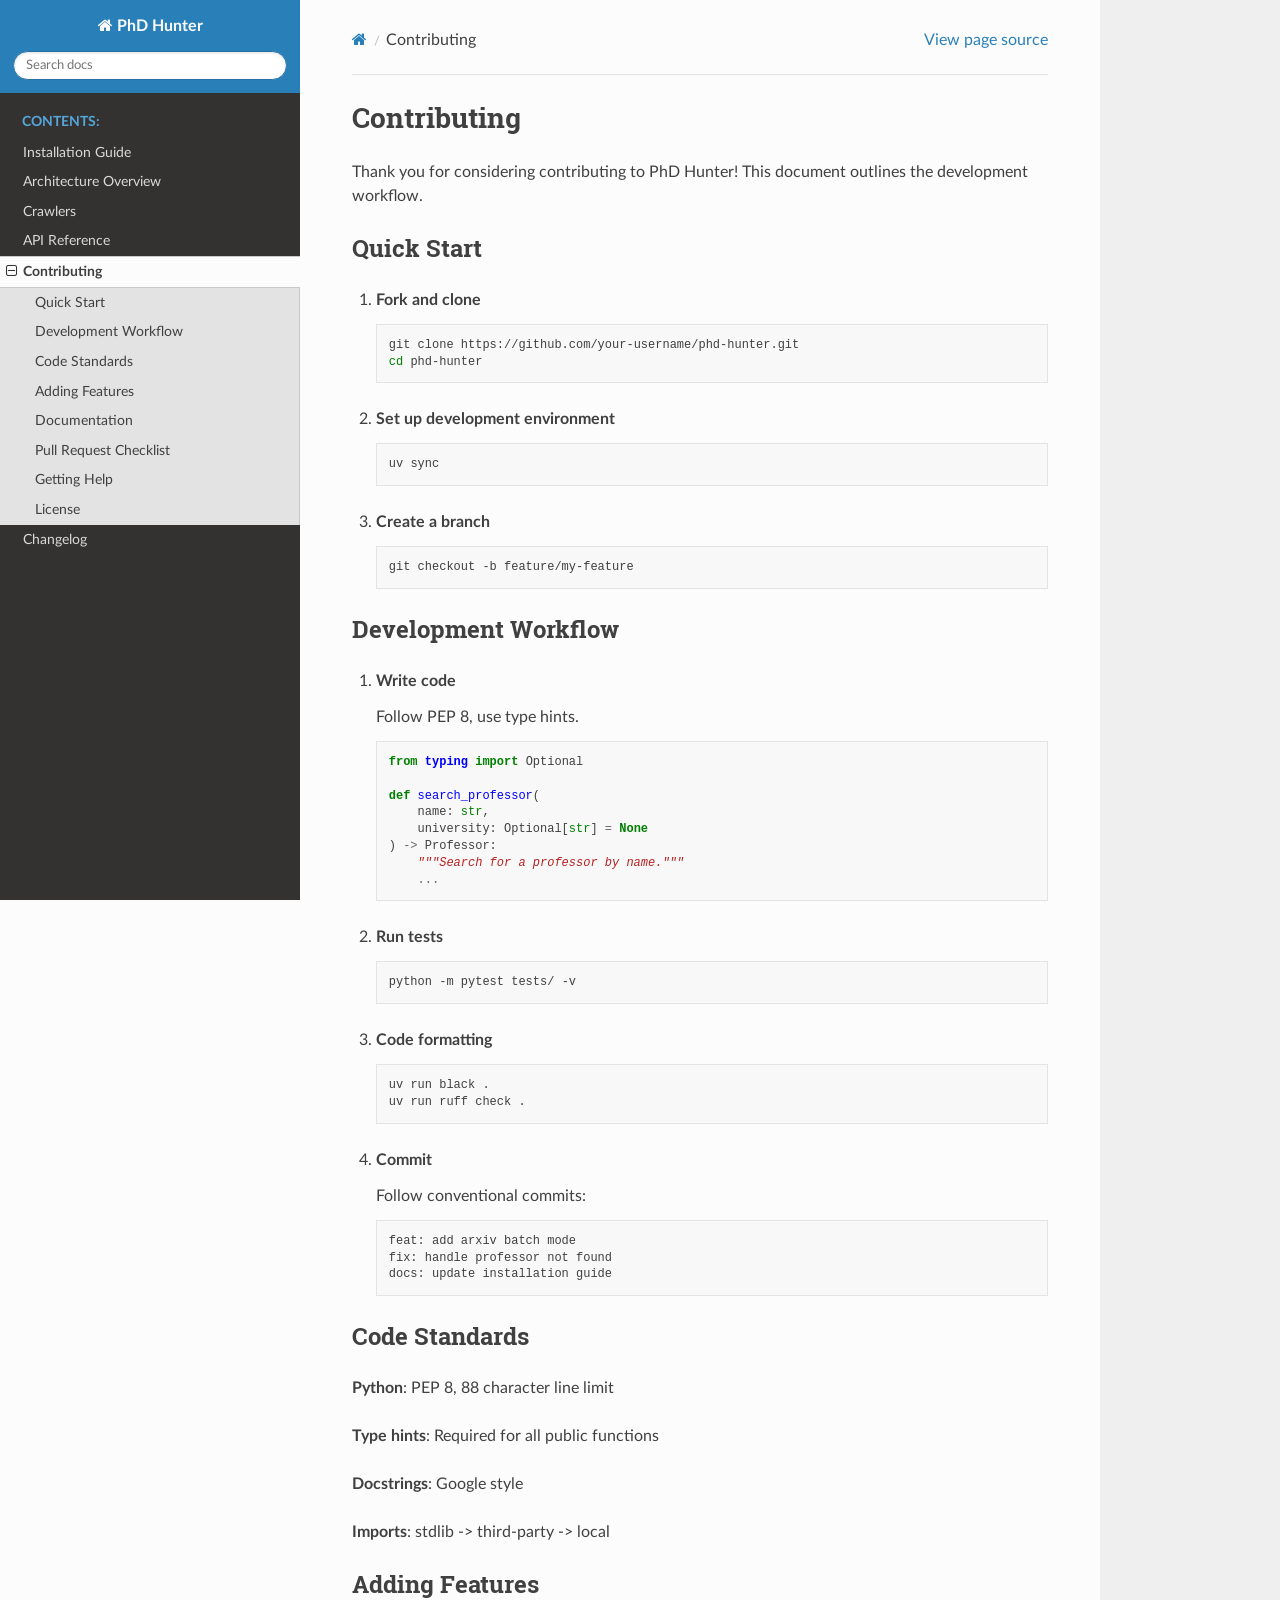
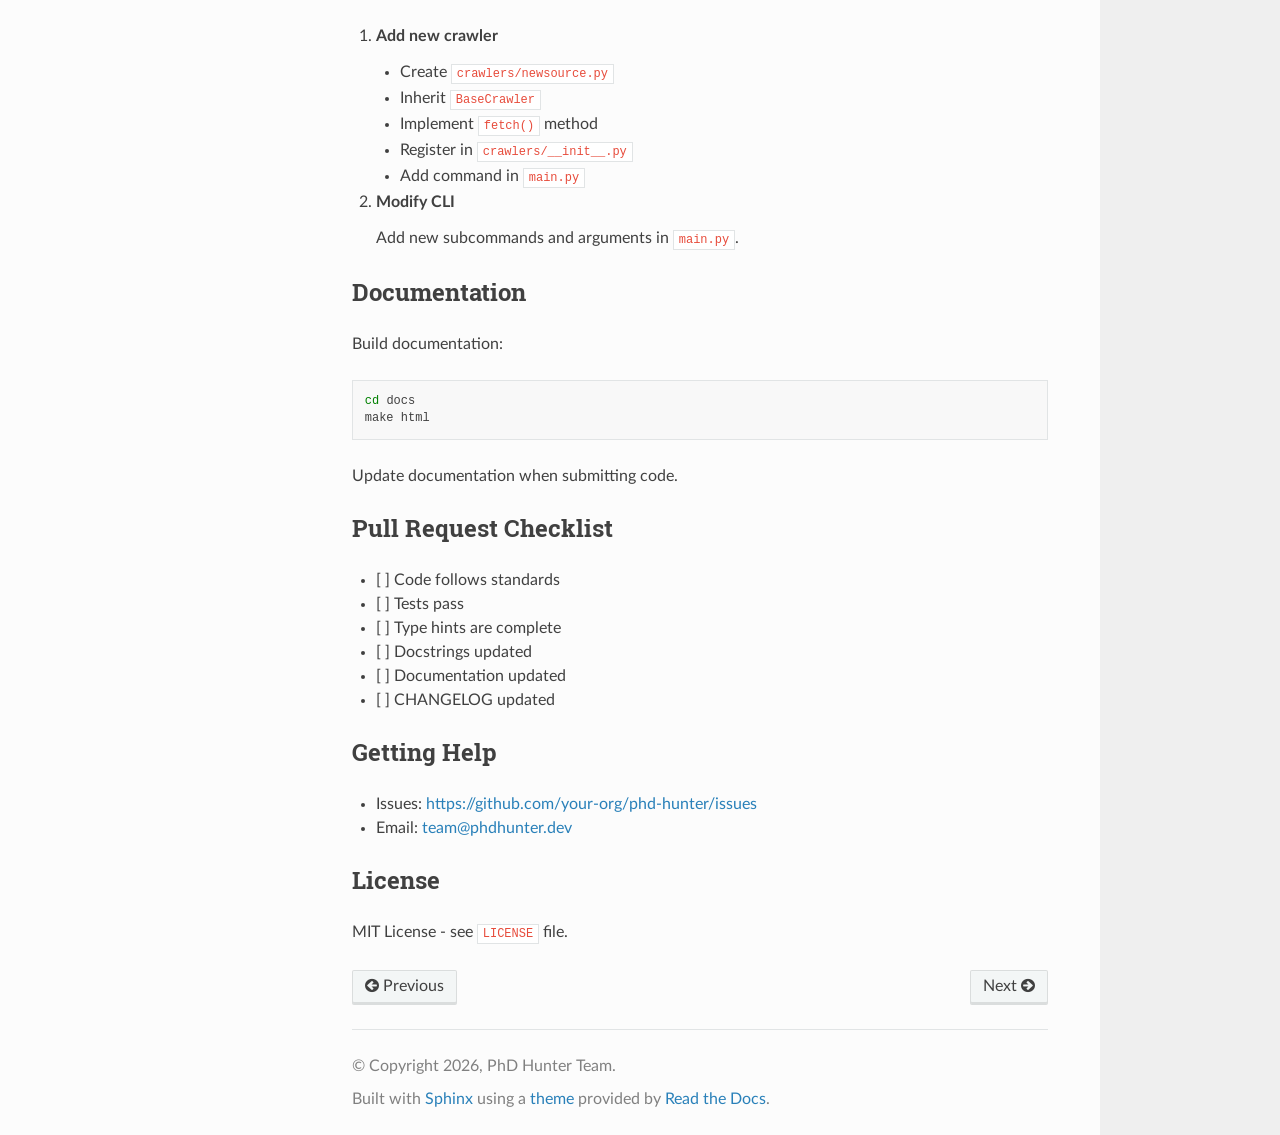
<file: contributing.html>
<!DOCTYPE html>
<html class="writer-html5" lang="en" data-content_root="./">
<head>
  <meta charset="utf-8" /><meta name="viewport" content="width=device-width, initial-scale=1" />

  <meta name="viewport" content="width=device-width, initial-scale=1.0" />
  <title>Contributing &mdash; PhD Hunter 0.1.0 documentation</title>
      <link rel="stylesheet" type="text/css" href="_static/pygments.css?v=b86133f3" />
      <link rel="stylesheet" type="text/css" href="_static/css/theme.css?v=9edc463e" />

  
      <script src="_static/jquery.js?v=5d32c60e"></script>
      <script src="_static/_sphinx_javascript_frameworks_compat.js?v=2cd50e6c"></script>
      <script src="_static/documentation_options.js?v=01f34227"></script>
      <script src="_static/doctools.js?v=fd6eb6e6"></script>
      <script src="_static/sphinx_highlight.js?v=6ffebe34"></script>
    <script src="_static/js/theme.js"></script>
    <link rel="index" title="Index" href="genindex.html" />
    <link rel="search" title="Search" href="search.html" />
    <link rel="next" title="Changelog" href="changelog.html" />
    <link rel="prev" title="API Reference" href="api.html" /> 
</head>

<body class="wy-body-for-nav"> 
  <div class="wy-grid-for-nav">
    <nav data-toggle="wy-nav-shift" class="wy-nav-side">
      <div class="wy-side-scroll">
        <div class="wy-side-nav-search" >

          
          
          <a href="index.html" class="icon icon-home">
            PhD Hunter
          </a>
<div role="search">
  <form id="rtd-search-form" class="wy-form" action="search.html" method="get">
    <input type="text" name="q" placeholder="Search docs" aria-label="Search docs" />
    <input type="hidden" name="check_keywords" value="yes" />
    <input type="hidden" name="area" value="default" />
  </form>
</div>
        </div><div class="wy-menu wy-menu-vertical" data-spy="affix" role="navigation" aria-label="Navigation menu">
              <p class="caption" role="heading"><span class="caption-text">Contents:</span></p>
<ul class="current">
<li class="toctree-l1"><a class="reference internal" href="installation.html">Installation Guide</a></li>
<li class="toctree-l1"><a class="reference internal" href="architecture.html">Architecture Overview</a></li>
<li class="toctree-l1"><a class="reference internal" href="crawlers.html">Crawlers</a></li>
<li class="toctree-l1"><a class="reference internal" href="api.html">API Reference</a></li>
<li class="toctree-l1 current"><a class="current reference internal" href="#">Contributing</a><ul>
<li class="toctree-l2"><a class="reference internal" href="#quick-start">Quick Start</a></li>
<li class="toctree-l2"><a class="reference internal" href="#development-workflow">Development Workflow</a></li>
<li class="toctree-l2"><a class="reference internal" href="#code-standards">Code Standards</a></li>
<li class="toctree-l2"><a class="reference internal" href="#adding-features">Adding Features</a></li>
<li class="toctree-l2"><a class="reference internal" href="#documentation">Documentation</a></li>
<li class="toctree-l2"><a class="reference internal" href="#pull-request-checklist">Pull Request Checklist</a></li>
<li class="toctree-l2"><a class="reference internal" href="#getting-help">Getting Help</a></li>
<li class="toctree-l2"><a class="reference internal" href="#license">License</a></li>
</ul>
</li>
<li class="toctree-l1"><a class="reference internal" href="changelog.html">Changelog</a></li>
</ul>

        </div>
      </div>
    </nav>

    <section data-toggle="wy-nav-shift" class="wy-nav-content-wrap"><nav class="wy-nav-top" aria-label="Mobile navigation menu" >
          <i data-toggle="wy-nav-top" class="fa fa-bars"></i>
          <a href="index.html">PhD Hunter</a>
      </nav>

      <div class="wy-nav-content">
        <div class="rst-content">
          <div role="navigation" aria-label="Page navigation">
  <ul class="wy-breadcrumbs">
      <li><a href="index.html" class="icon icon-home" aria-label="Home"></a></li>
      <li class="breadcrumb-item active">Contributing</li>
      <li class="wy-breadcrumbs-aside">
            <a href="_sources/contributing.rst.txt" rel="nofollow"> View page source</a>
      </li>
  </ul>
  <hr/>
</div>
          <div role="main" class="document" itemscope="itemscope" itemtype="http://schema.org/Article">
           <div itemprop="articleBody">
             
  <section id="contributing">
<h1>Contributing<a class="headerlink" href="#contributing" title="Link to this heading"></a></h1>
<p>Thank you for considering contributing to PhD Hunter! This document outlines the development workflow.</p>
<section id="quick-start">
<h2>Quick Start<a class="headerlink" href="#quick-start" title="Link to this heading"></a></h2>
<ol class="arabic">
<li><p><strong>Fork and clone</strong></p>
<div class="highlight-bash notranslate"><div class="highlight"><pre><span></span>git<span class="w"> </span>clone<span class="w"> </span>https://github.com/your-username/phd-hunter.git
<span class="nb">cd</span><span class="w"> </span>phd-hunter
</pre></div>
</div>
</li>
<li><p><strong>Set up development environment</strong></p>
<div class="highlight-bash notranslate"><div class="highlight"><pre><span></span>uv<span class="w"> </span>sync
</pre></div>
</div>
</li>
<li><p><strong>Create a branch</strong></p>
<div class="highlight-bash notranslate"><div class="highlight"><pre><span></span>git<span class="w"> </span>checkout<span class="w"> </span>-b<span class="w"> </span>feature/my-feature
</pre></div>
</div>
</li>
</ol>
</section>
<section id="development-workflow">
<h2>Development Workflow<a class="headerlink" href="#development-workflow" title="Link to this heading"></a></h2>
<ol class="arabic">
<li><p><strong>Write code</strong></p>
<p>Follow PEP 8, use type hints.</p>
<div class="highlight-python notranslate"><div class="highlight"><pre><span></span><span class="kn">from</span><span class="w"> </span><span class="nn">typing</span><span class="w"> </span><span class="kn">import</span> <span class="n">Optional</span>

<span class="k">def</span><span class="w"> </span><span class="nf">search_professor</span><span class="p">(</span>
    <span class="n">name</span><span class="p">:</span> <span class="nb">str</span><span class="p">,</span>
    <span class="n">university</span><span class="p">:</span> <span class="n">Optional</span><span class="p">[</span><span class="nb">str</span><span class="p">]</span> <span class="o">=</span> <span class="kc">None</span>
<span class="p">)</span> <span class="o">-&gt;</span> <span class="n">Professor</span><span class="p">:</span>
<span class="w">    </span><span class="sd">&quot;&quot;&quot;Search for a professor by name.&quot;&quot;&quot;</span>
    <span class="o">...</span>
</pre></div>
</div>
</li>
<li><p><strong>Run tests</strong></p>
<div class="highlight-bash notranslate"><div class="highlight"><pre><span></span>python<span class="w"> </span>-m<span class="w"> </span>pytest<span class="w"> </span>tests/<span class="w"> </span>-v
</pre></div>
</div>
</li>
<li><p><strong>Code formatting</strong></p>
<div class="highlight-bash notranslate"><div class="highlight"><pre><span></span>uv<span class="w"> </span>run<span class="w"> </span>black<span class="w"> </span>.
uv<span class="w"> </span>run<span class="w"> </span>ruff<span class="w"> </span>check<span class="w"> </span>.
</pre></div>
</div>
</li>
<li><p><strong>Commit</strong></p>
<p>Follow conventional commits:</p>
<div class="highlight-text notranslate"><div class="highlight"><pre><span></span>feat: add arxiv batch mode
fix: handle professor not found
docs: update installation guide
</pre></div>
</div>
</li>
</ol>
</section>
<section id="code-standards">
<h2>Code Standards<a class="headerlink" href="#code-standards" title="Link to this heading"></a></h2>
<p><strong>Python</strong>: PEP 8, 88 character line limit</p>
<p><strong>Type hints</strong>: Required for all public functions</p>
<p><strong>Docstrings</strong>: Google style</p>
<p><strong>Imports</strong>: stdlib -&gt; third-party -&gt; local</p>
</section>
<section id="adding-features">
<h2>Adding Features<a class="headerlink" href="#adding-features" title="Link to this heading"></a></h2>
<ol class="arabic">
<li><p><strong>Add new crawler</strong></p>
<ul class="simple">
<li><p>Create <code class="docutils literal notranslate"><span class="pre">crawlers/newsource.py</span></code></p></li>
<li><p>Inherit <code class="docutils literal notranslate"><span class="pre">BaseCrawler</span></code></p></li>
<li><p>Implement <code class="docutils literal notranslate"><span class="pre">fetch()</span></code> method</p></li>
<li><p>Register in <code class="docutils literal notranslate"><span class="pre">crawlers/__init__.py</span></code></p></li>
<li><p>Add command in <code class="docutils literal notranslate"><span class="pre">main.py</span></code></p></li>
</ul>
</li>
<li><p><strong>Modify CLI</strong></p>
<p>Add new subcommands and arguments in <code class="docutils literal notranslate"><span class="pre">main.py</span></code>.</p>
</li>
</ol>
</section>
<section id="documentation">
<h2>Documentation<a class="headerlink" href="#documentation" title="Link to this heading"></a></h2>
<p>Build documentation:</p>
<div class="highlight-bash notranslate"><div class="highlight"><pre><span></span><span class="nb">cd</span><span class="w"> </span>docs
make<span class="w"> </span>html
</pre></div>
</div>
<p>Update documentation when submitting code.</p>
</section>
<section id="pull-request-checklist">
<h2>Pull Request Checklist<a class="headerlink" href="#pull-request-checklist" title="Link to this heading"></a></h2>
<ul class="simple">
<li><p>[ ] Code follows standards</p></li>
<li><p>[ ] Tests pass</p></li>
<li><p>[ ] Type hints are complete</p></li>
<li><p>[ ] Docstrings updated</p></li>
<li><p>[ ] Documentation updated</p></li>
<li><p>[ ] CHANGELOG updated</p></li>
</ul>
</section>
<section id="getting-help">
<h2>Getting Help<a class="headerlink" href="#getting-help" title="Link to this heading"></a></h2>
<ul class="simple">
<li><p>Issues: <a class="reference external" href="https://github.com/your-org/phd-hunter/issues">https://github.com/your-org/phd-hunter/issues</a></p></li>
<li><p>Email: <a class="reference external" href="mailto:team&#37;&#52;&#48;phdhunter&#46;dev">team<span>&#64;</span>phdhunter<span>&#46;</span>dev</a></p></li>
</ul>
</section>
<section id="license">
<h2>License<a class="headerlink" href="#license" title="Link to this heading"></a></h2>
<p>MIT License - see <code class="docutils literal notranslate"><span class="pre">LICENSE</span></code> file.</p>
</section>
</section>


           </div>
          </div>
          <footer><div class="rst-footer-buttons" role="navigation" aria-label="Footer">
        <a href="api.html" class="btn btn-neutral float-left" title="API Reference" accesskey="p" rel="prev"><span class="fa fa-arrow-circle-left" aria-hidden="true"></span> Previous</a>
        <a href="changelog.html" class="btn btn-neutral float-right" title="Changelog" accesskey="n" rel="next">Next <span class="fa fa-arrow-circle-right" aria-hidden="true"></span></a>
    </div>

  <hr/>

  <div role="contentinfo">
    <p>&#169; Copyright 2026, PhD Hunter Team.</p>
  </div>

  Built with <a href="https://www.sphinx-doc.org/">Sphinx</a> using a
    <a href="https://github.com/readthedocs/sphinx_rtd_theme">theme</a>
    provided by <a href="https://readthedocs.org">Read the Docs</a>.
   

</footer>
        </div>
      </div>
    </section>
  </div>
  <script>
      jQuery(function () {
          SphinxRtdTheme.Navigation.enable(true);
      });
  </script> 

</body>
</html>
</file>
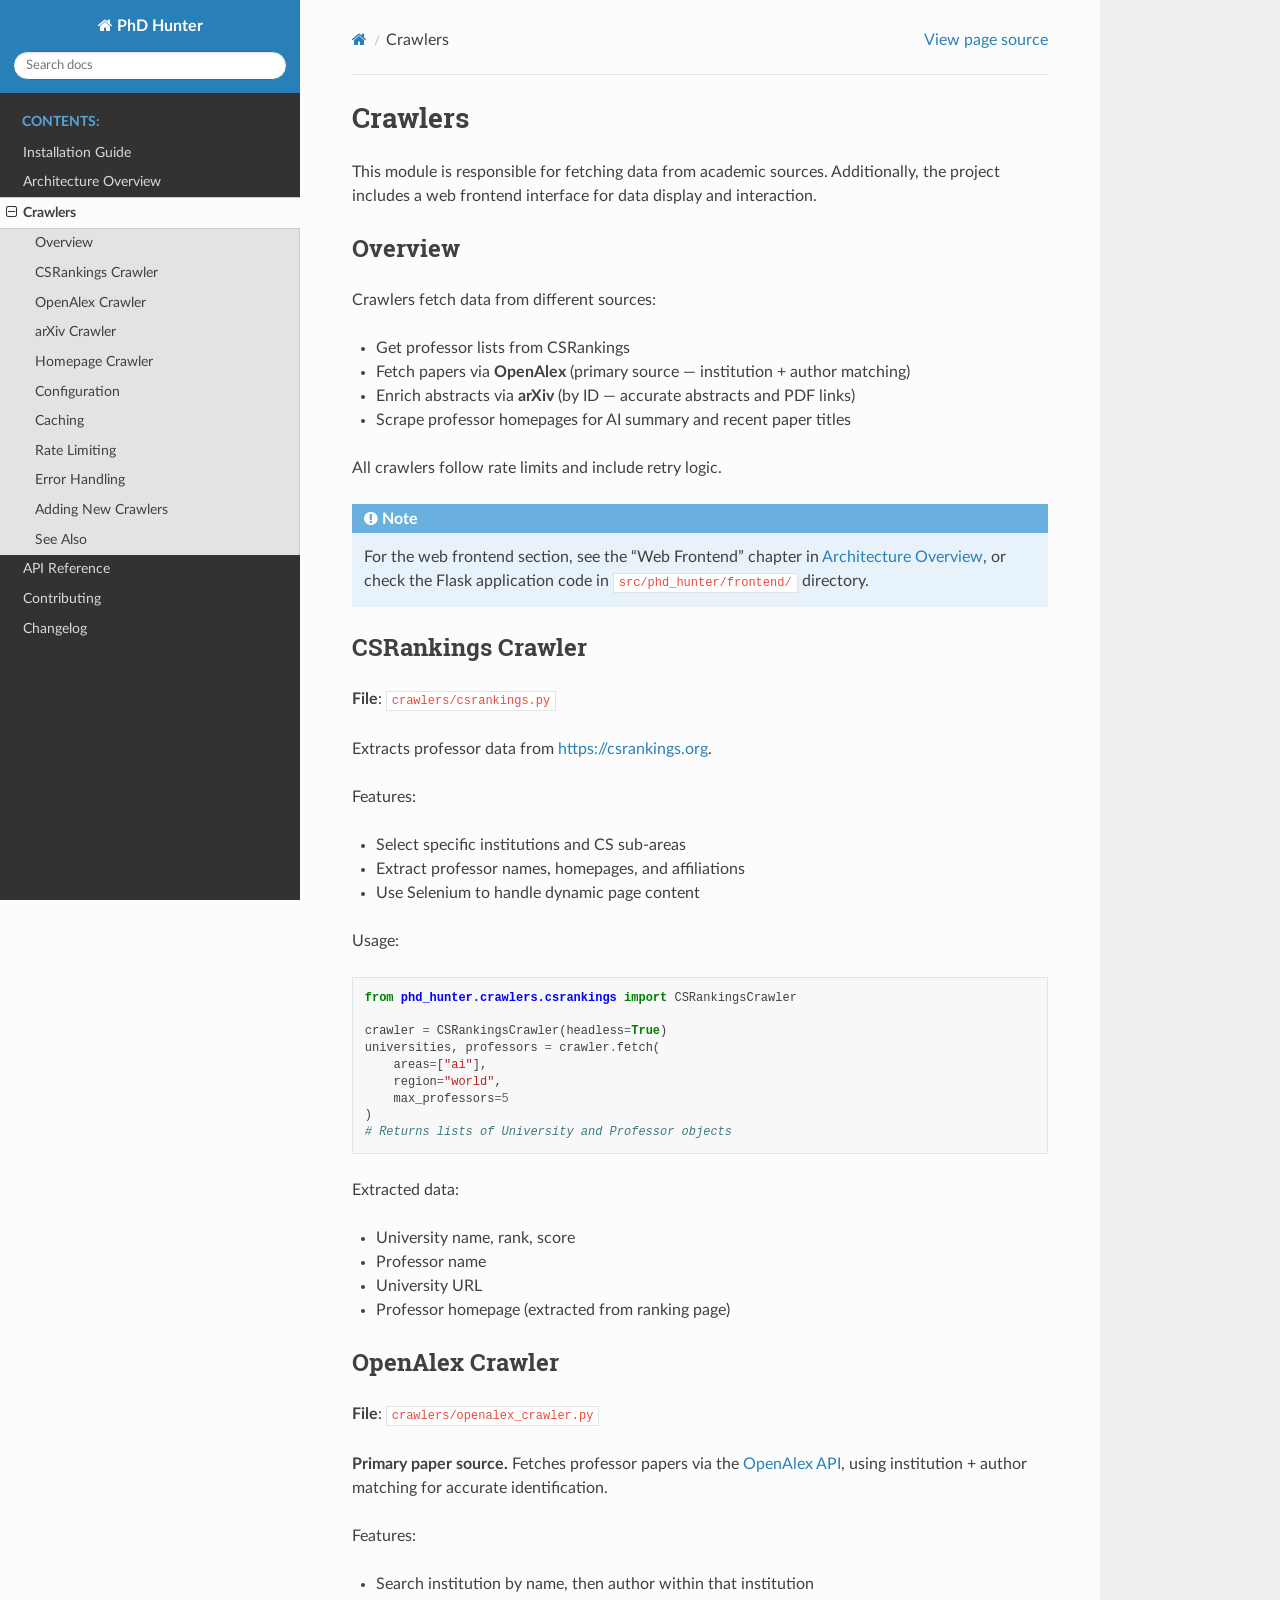
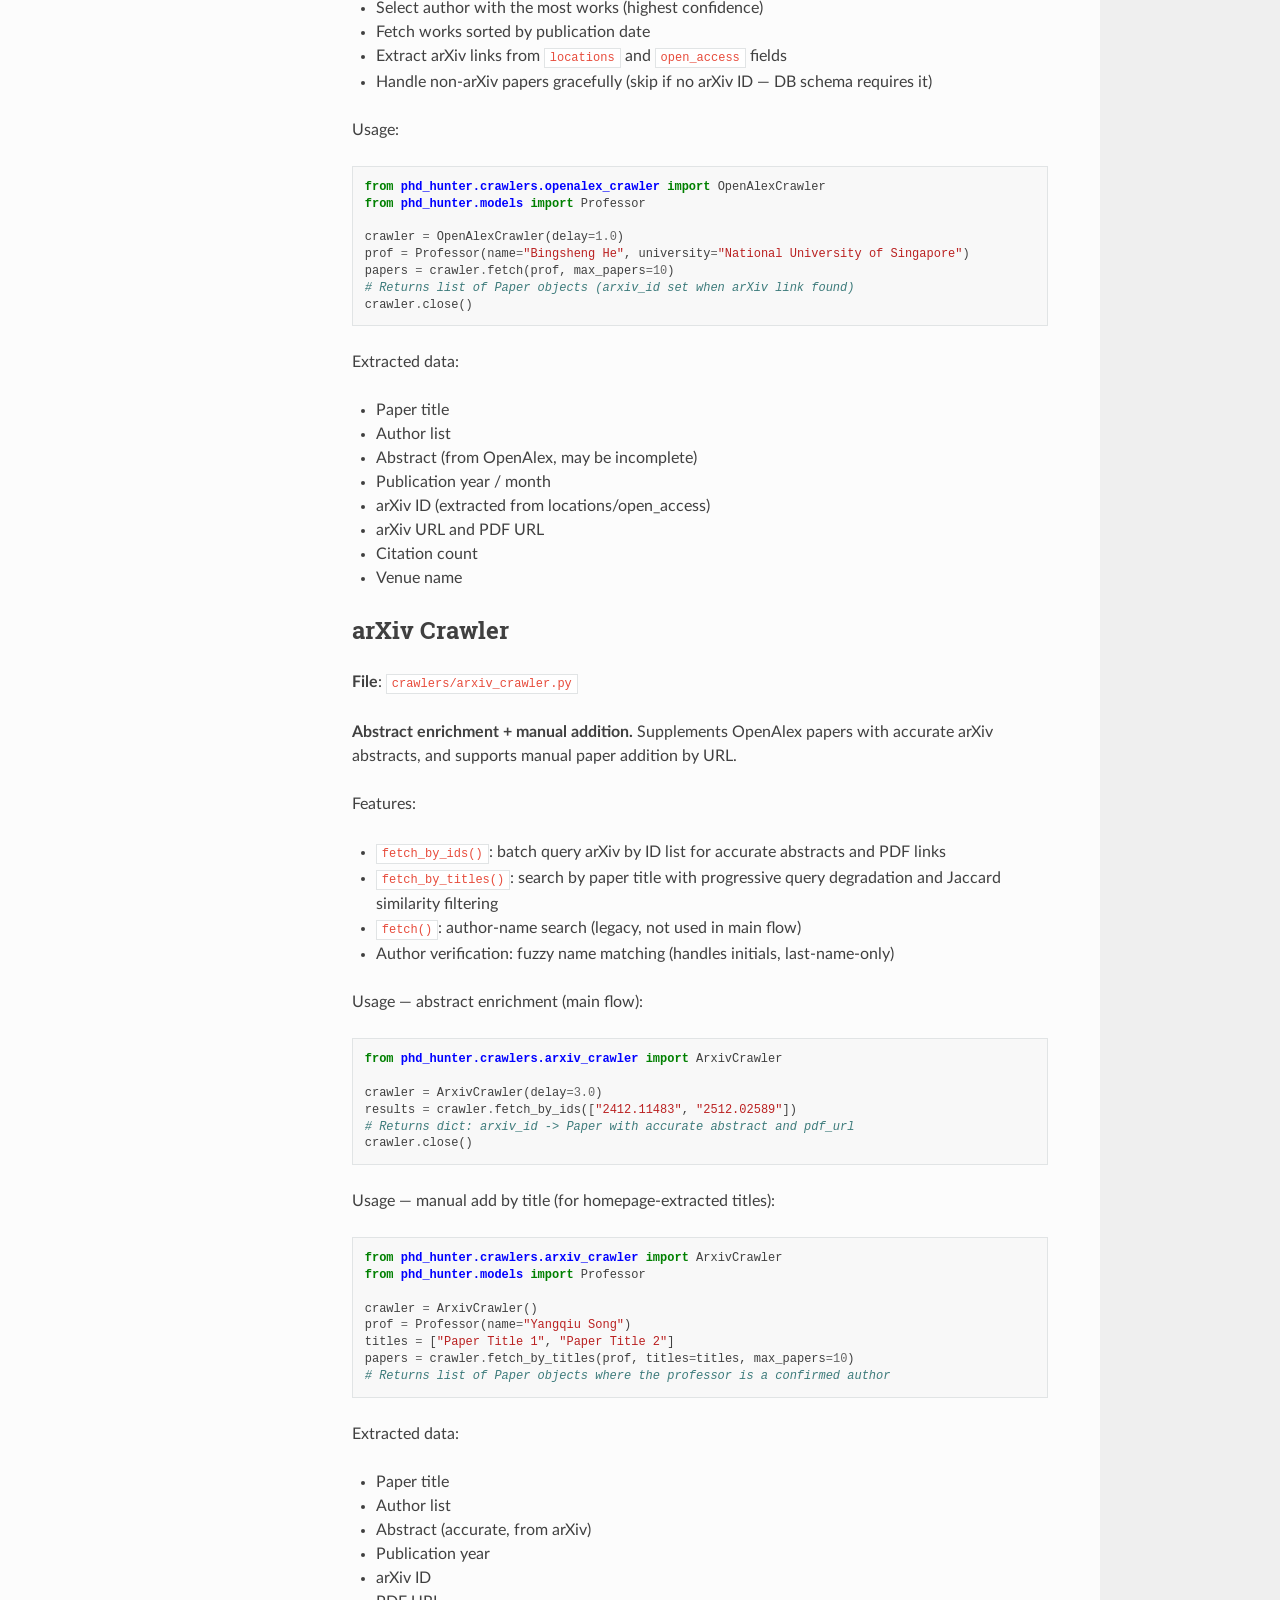
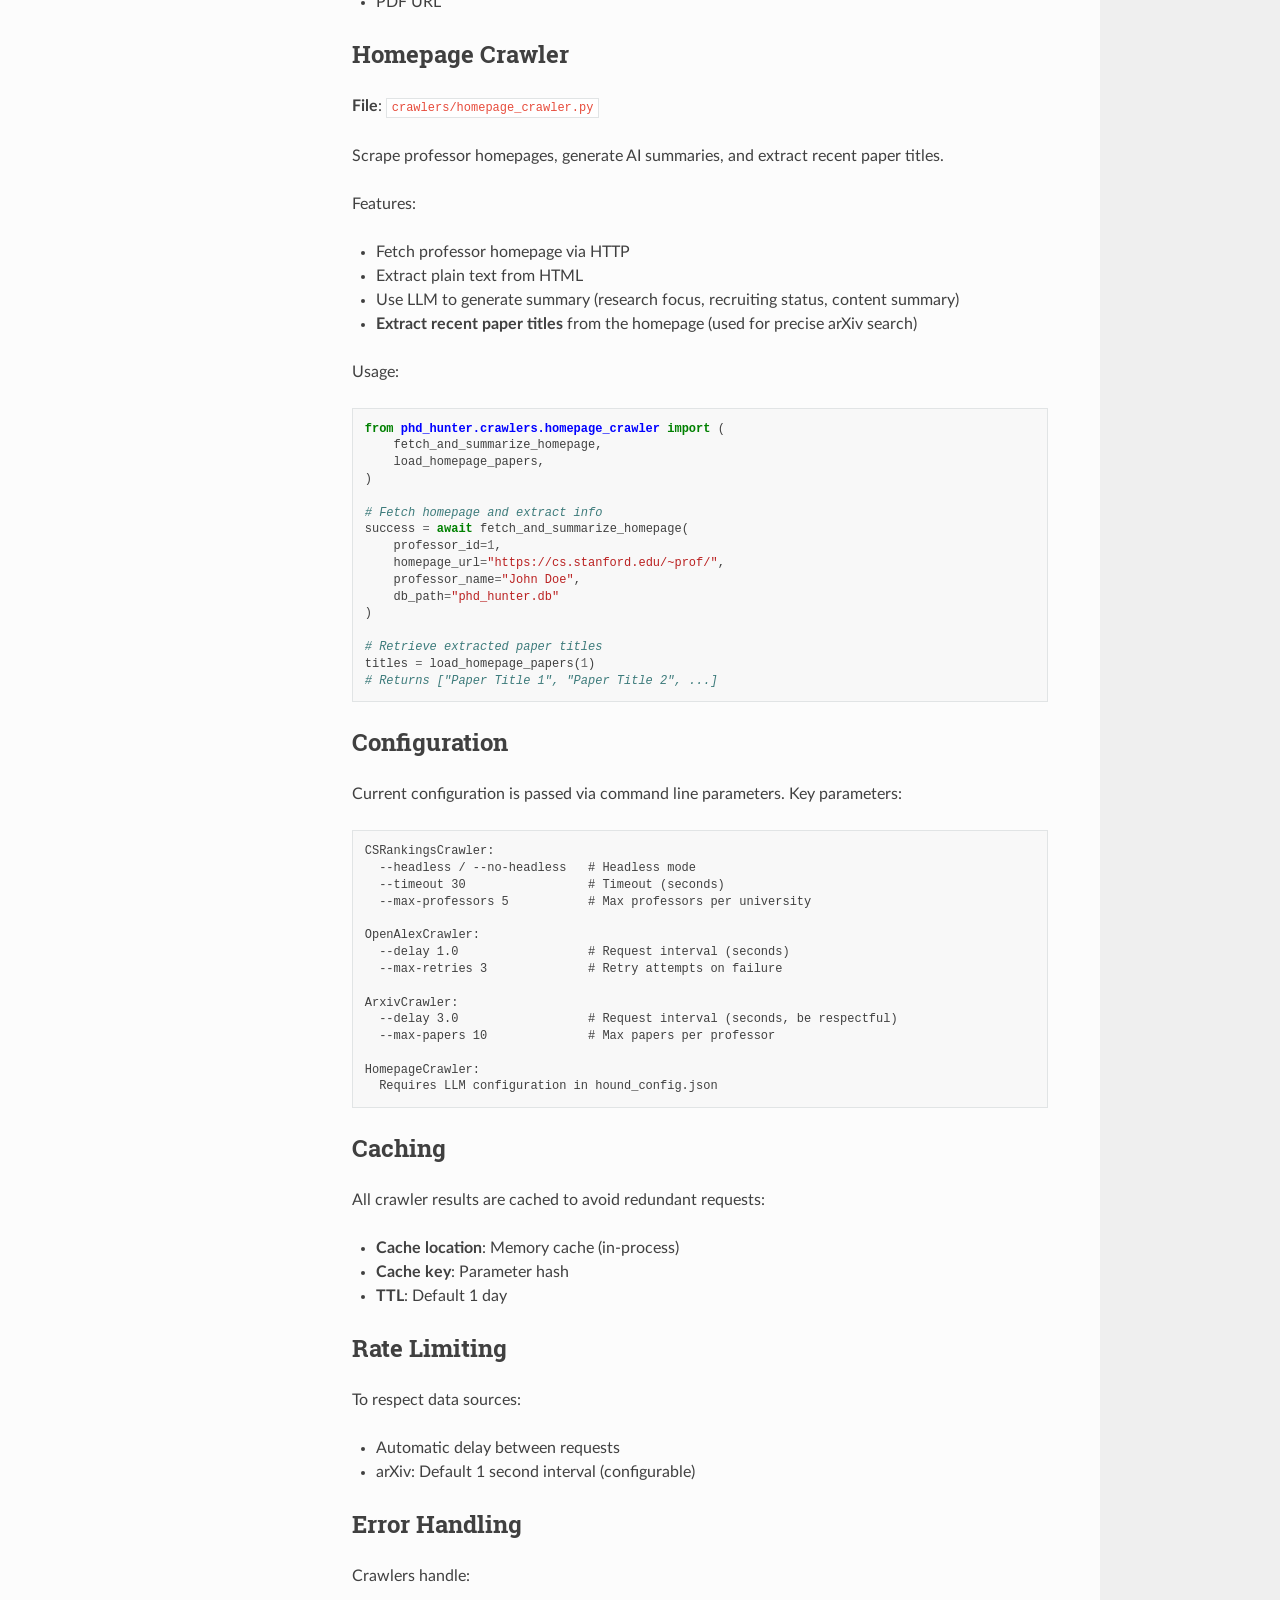
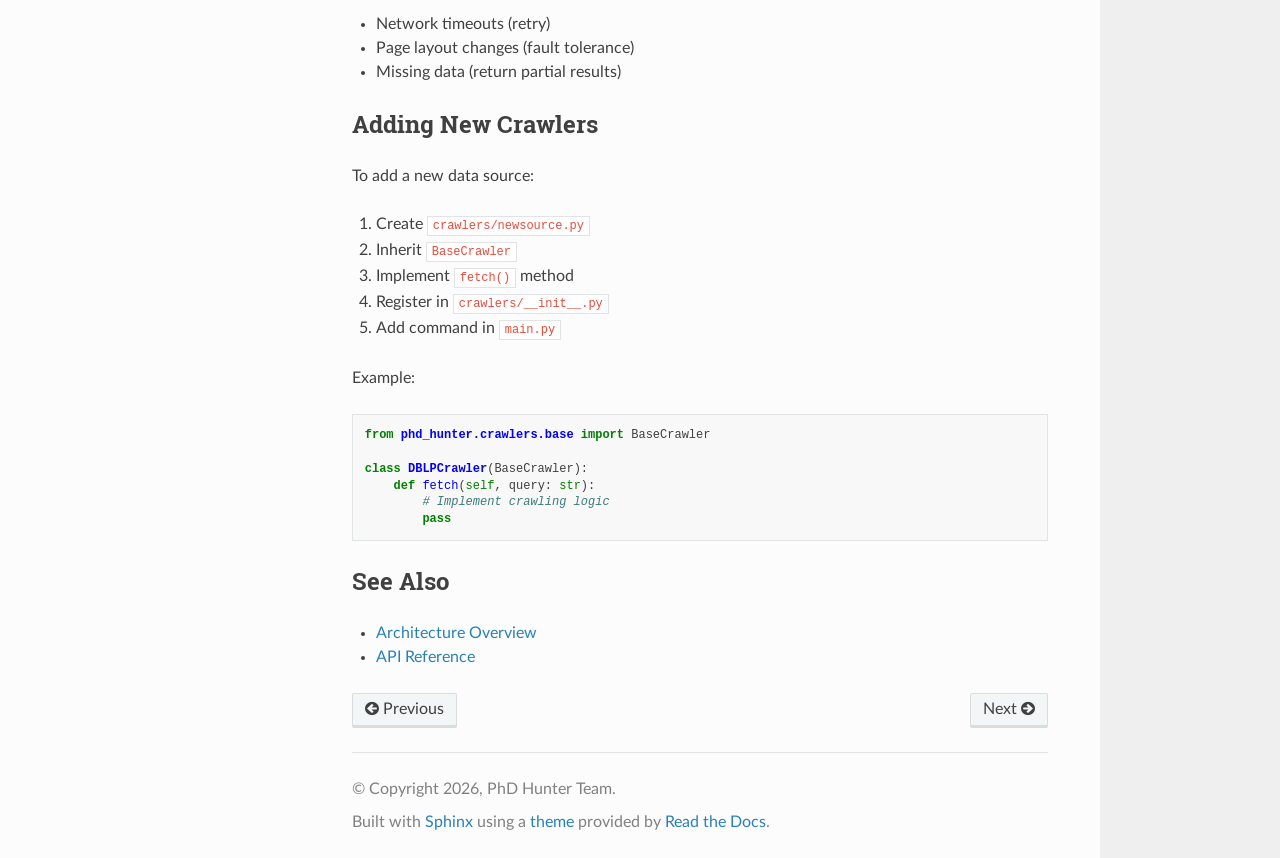
<file: crawlers.html>
<!DOCTYPE html>
<html class="writer-html5" lang="en" data-content_root="./">
<head>
  <meta charset="utf-8" /><meta name="viewport" content="width=device-width, initial-scale=1" />

  <meta name="viewport" content="width=device-width, initial-scale=1.0" />
  <title>Crawlers &mdash; PhD Hunter 0.1.0 documentation</title>
      <link rel="stylesheet" type="text/css" href="_static/pygments.css?v=b86133f3" />
      <link rel="stylesheet" type="text/css" href="_static/css/theme.css?v=9edc463e" />

  
      <script src="_static/jquery.js?v=5d32c60e"></script>
      <script src="_static/_sphinx_javascript_frameworks_compat.js?v=2cd50e6c"></script>
      <script src="_static/documentation_options.js?v=01f34227"></script>
      <script src="_static/doctools.js?v=fd6eb6e6"></script>
      <script src="_static/sphinx_highlight.js?v=6ffebe34"></script>
    <script src="_static/js/theme.js"></script>
    <link rel="index" title="Index" href="genindex.html" />
    <link rel="search" title="Search" href="search.html" />
    <link rel="next" title="API Reference" href="api.html" />
    <link rel="prev" title="Architecture Overview" href="architecture.html" /> 
</head>

<body class="wy-body-for-nav"> 
  <div class="wy-grid-for-nav">
    <nav data-toggle="wy-nav-shift" class="wy-nav-side">
      <div class="wy-side-scroll">
        <div class="wy-side-nav-search" >

          
          
          <a href="index.html" class="icon icon-home">
            PhD Hunter
          </a>
<div role="search">
  <form id="rtd-search-form" class="wy-form" action="search.html" method="get">
    <input type="text" name="q" placeholder="Search docs" aria-label="Search docs" />
    <input type="hidden" name="check_keywords" value="yes" />
    <input type="hidden" name="area" value="default" />
  </form>
</div>
        </div><div class="wy-menu wy-menu-vertical" data-spy="affix" role="navigation" aria-label="Navigation menu">
              <p class="caption" role="heading"><span class="caption-text">Contents:</span></p>
<ul class="current">
<li class="toctree-l1"><a class="reference internal" href="installation.html">Installation Guide</a></li>
<li class="toctree-l1"><a class="reference internal" href="architecture.html">Architecture Overview</a></li>
<li class="toctree-l1 current"><a class="current reference internal" href="#">Crawlers</a><ul>
<li class="toctree-l2"><a class="reference internal" href="#overview">Overview</a></li>
<li class="toctree-l2"><a class="reference internal" href="#csrankings-crawler">CSRankings Crawler</a></li>
<li class="toctree-l2"><a class="reference internal" href="#openalex-crawler">OpenAlex Crawler</a></li>
<li class="toctree-l2"><a class="reference internal" href="#arxiv-crawler">arXiv Crawler</a></li>
<li class="toctree-l2"><a class="reference internal" href="#homepage-crawler">Homepage Crawler</a></li>
<li class="toctree-l2"><a class="reference internal" href="#configuration">Configuration</a></li>
<li class="toctree-l2"><a class="reference internal" href="#caching">Caching</a></li>
<li class="toctree-l2"><a class="reference internal" href="#rate-limiting">Rate Limiting</a></li>
<li class="toctree-l2"><a class="reference internal" href="#error-handling">Error Handling</a></li>
<li class="toctree-l2"><a class="reference internal" href="#adding-new-crawlers">Adding New Crawlers</a></li>
<li class="toctree-l2"><a class="reference internal" href="#see-also">See Also</a></li>
</ul>
</li>
<li class="toctree-l1"><a class="reference internal" href="api.html">API Reference</a></li>
<li class="toctree-l1"><a class="reference internal" href="contributing.html">Contributing</a></li>
<li class="toctree-l1"><a class="reference internal" href="changelog.html">Changelog</a></li>
</ul>

        </div>
      </div>
    </nav>

    <section data-toggle="wy-nav-shift" class="wy-nav-content-wrap"><nav class="wy-nav-top" aria-label="Mobile navigation menu" >
          <i data-toggle="wy-nav-top" class="fa fa-bars"></i>
          <a href="index.html">PhD Hunter</a>
      </nav>

      <div class="wy-nav-content">
        <div class="rst-content">
          <div role="navigation" aria-label="Page navigation">
  <ul class="wy-breadcrumbs">
      <li><a href="index.html" class="icon icon-home" aria-label="Home"></a></li>
      <li class="breadcrumb-item active">Crawlers</li>
      <li class="wy-breadcrumbs-aside">
            <a href="_sources/crawlers.rst.txt" rel="nofollow"> View page source</a>
      </li>
  </ul>
  <hr/>
</div>
          <div role="main" class="document" itemscope="itemscope" itemtype="http://schema.org/Article">
           <div itemprop="articleBody">
             
  <section id="crawlers">
<h1>Crawlers<a class="headerlink" href="#crawlers" title="Link to this heading"></a></h1>
<p>This module is responsible for fetching data from academic sources. Additionally, the project includes a web frontend interface for data display and interaction.</p>
<section id="overview">
<h2>Overview<a class="headerlink" href="#overview" title="Link to this heading"></a></h2>
<p>Crawlers fetch data from different sources:</p>
<ul class="simple">
<li><p>Get professor lists from CSRankings</p></li>
<li><p>Fetch papers via <strong>OpenAlex</strong> (primary source — institution + author matching)</p></li>
<li><p>Enrich abstracts via <strong>arXiv</strong> (by ID — accurate abstracts and PDF links)</p></li>
<li><p>Scrape professor homepages for AI summary and recent paper titles</p></li>
</ul>
<p>All crawlers follow rate limits and include retry logic.</p>
<div class="admonition note">
<p class="admonition-title">Note</p>
<p>For the web frontend section, see the “Web Frontend” chapter in <a class="reference internal" href="architecture.html"><span class="doc">Architecture Overview</span></a>,
or check the Flask application code in <code class="docutils literal notranslate"><span class="pre">src/phd_hunter/frontend/</span></code> directory.</p>
</div>
</section>
<section id="csrankings-crawler">
<h2>CSRankings Crawler<a class="headerlink" href="#csrankings-crawler" title="Link to this heading"></a></h2>
<p><strong>File</strong>: <code class="docutils literal notranslate"><span class="pre">crawlers/csrankings.py</span></code></p>
<p>Extracts professor data from <a class="reference external" href="https://csrankings.org">https://csrankings.org</a>.</p>
<p>Features:</p>
<ul class="simple">
<li><p>Select specific institutions and CS sub-areas</p></li>
<li><p>Extract professor names, homepages, and affiliations</p></li>
<li><p>Use Selenium to handle dynamic page content</p></li>
</ul>
<p>Usage:</p>
<div class="highlight-python notranslate"><div class="highlight"><pre><span></span><span class="kn">from</span><span class="w"> </span><span class="nn">phd_hunter.crawlers.csrankings</span><span class="w"> </span><span class="kn">import</span> <span class="n">CSRankingsCrawler</span>

<span class="n">crawler</span> <span class="o">=</span> <span class="n">CSRankingsCrawler</span><span class="p">(</span><span class="n">headless</span><span class="o">=</span><span class="kc">True</span><span class="p">)</span>
<span class="n">universities</span><span class="p">,</span> <span class="n">professors</span> <span class="o">=</span> <span class="n">crawler</span><span class="o">.</span><span class="n">fetch</span><span class="p">(</span>
    <span class="n">areas</span><span class="o">=</span><span class="p">[</span><span class="s2">&quot;ai&quot;</span><span class="p">],</span>
    <span class="n">region</span><span class="o">=</span><span class="s2">&quot;world&quot;</span><span class="p">,</span>
    <span class="n">max_professors</span><span class="o">=</span><span class="mi">5</span>
<span class="p">)</span>
<span class="c1"># Returns lists of University and Professor objects</span>
</pre></div>
</div>
<p>Extracted data:</p>
<ul class="simple">
<li><p>University name, rank, score</p></li>
<li><p>Professor name</p></li>
<li><p>University URL</p></li>
<li><p>Professor homepage (extracted from ranking page)</p></li>
</ul>
</section>
<section id="openalex-crawler">
<h2>OpenAlex Crawler<a class="headerlink" href="#openalex-crawler" title="Link to this heading"></a></h2>
<p><strong>File</strong>: <code class="docutils literal notranslate"><span class="pre">crawlers/openalex_crawler.py</span></code></p>
<p><strong>Primary paper source.</strong> Fetches professor papers via the <a class="reference external" href="https://openalex.org/">OpenAlex API</a>, using institution + author matching for accurate identification.</p>
<p>Features:</p>
<ul class="simple">
<li><p>Search institution by name, then author within that institution</p></li>
<li><p>Select author with the most works (highest confidence)</p></li>
<li><p>Fetch works sorted by publication date</p></li>
<li><p>Extract arXiv links from <code class="docutils literal notranslate"><span class="pre">locations</span></code> and <code class="docutils literal notranslate"><span class="pre">open_access</span></code> fields</p></li>
<li><p>Handle non-arXiv papers gracefully (skip if no arXiv ID — DB schema requires it)</p></li>
</ul>
<p>Usage:</p>
<div class="highlight-python notranslate"><div class="highlight"><pre><span></span><span class="kn">from</span><span class="w"> </span><span class="nn">phd_hunter.crawlers.openalex_crawler</span><span class="w"> </span><span class="kn">import</span> <span class="n">OpenAlexCrawler</span>
<span class="kn">from</span><span class="w"> </span><span class="nn">phd_hunter.models</span><span class="w"> </span><span class="kn">import</span> <span class="n">Professor</span>

<span class="n">crawler</span> <span class="o">=</span> <span class="n">OpenAlexCrawler</span><span class="p">(</span><span class="n">delay</span><span class="o">=</span><span class="mf">1.0</span><span class="p">)</span>
<span class="n">prof</span> <span class="o">=</span> <span class="n">Professor</span><span class="p">(</span><span class="n">name</span><span class="o">=</span><span class="s2">&quot;Bingsheng He&quot;</span><span class="p">,</span> <span class="n">university</span><span class="o">=</span><span class="s2">&quot;National University of Singapore&quot;</span><span class="p">)</span>
<span class="n">papers</span> <span class="o">=</span> <span class="n">crawler</span><span class="o">.</span><span class="n">fetch</span><span class="p">(</span><span class="n">prof</span><span class="p">,</span> <span class="n">max_papers</span><span class="o">=</span><span class="mi">10</span><span class="p">)</span>
<span class="c1"># Returns list of Paper objects (arxiv_id set when arXiv link found)</span>
<span class="n">crawler</span><span class="o">.</span><span class="n">close</span><span class="p">()</span>
</pre></div>
</div>
<p>Extracted data:</p>
<ul class="simple">
<li><p>Paper title</p></li>
<li><p>Author list</p></li>
<li><p>Abstract (from OpenAlex, may be incomplete)</p></li>
<li><p>Publication year / month</p></li>
<li><p>arXiv ID (extracted from locations/open_access)</p></li>
<li><p>arXiv URL and PDF URL</p></li>
<li><p>Citation count</p></li>
<li><p>Venue name</p></li>
</ul>
</section>
<section id="arxiv-crawler">
<h2>arXiv Crawler<a class="headerlink" href="#arxiv-crawler" title="Link to this heading"></a></h2>
<p><strong>File</strong>: <code class="docutils literal notranslate"><span class="pre">crawlers/arxiv_crawler.py</span></code></p>
<p><strong>Abstract enrichment + manual addition.</strong> Supplements OpenAlex papers with accurate arXiv abstracts, and supports manual paper addition by URL.</p>
<p>Features:</p>
<ul class="simple">
<li><p><code class="docutils literal notranslate"><span class="pre">fetch_by_ids()</span></code>: batch query arXiv by ID list for accurate abstracts and PDF links</p></li>
<li><p><code class="docutils literal notranslate"><span class="pre">fetch_by_titles()</span></code>: search by paper title with progressive query degradation and Jaccard similarity filtering</p></li>
<li><p><code class="docutils literal notranslate"><span class="pre">fetch()</span></code>: author-name search (legacy, not used in main flow)</p></li>
<li><p>Author verification: fuzzy name matching (handles initials, last-name-only)</p></li>
</ul>
<p>Usage — abstract enrichment (main flow):</p>
<div class="highlight-python notranslate"><div class="highlight"><pre><span></span><span class="kn">from</span><span class="w"> </span><span class="nn">phd_hunter.crawlers.arxiv_crawler</span><span class="w"> </span><span class="kn">import</span> <span class="n">ArxivCrawler</span>

<span class="n">crawler</span> <span class="o">=</span> <span class="n">ArxivCrawler</span><span class="p">(</span><span class="n">delay</span><span class="o">=</span><span class="mf">3.0</span><span class="p">)</span>
<span class="n">results</span> <span class="o">=</span> <span class="n">crawler</span><span class="o">.</span><span class="n">fetch_by_ids</span><span class="p">([</span><span class="s2">&quot;2412.11483&quot;</span><span class="p">,</span> <span class="s2">&quot;2512.02589&quot;</span><span class="p">])</span>
<span class="c1"># Returns dict: arxiv_id -&gt; Paper with accurate abstract and pdf_url</span>
<span class="n">crawler</span><span class="o">.</span><span class="n">close</span><span class="p">()</span>
</pre></div>
</div>
<p>Usage — manual add by title (for homepage-extracted titles):</p>
<div class="highlight-python notranslate"><div class="highlight"><pre><span></span><span class="kn">from</span><span class="w"> </span><span class="nn">phd_hunter.crawlers.arxiv_crawler</span><span class="w"> </span><span class="kn">import</span> <span class="n">ArxivCrawler</span>
<span class="kn">from</span><span class="w"> </span><span class="nn">phd_hunter.models</span><span class="w"> </span><span class="kn">import</span> <span class="n">Professor</span>

<span class="n">crawler</span> <span class="o">=</span> <span class="n">ArxivCrawler</span><span class="p">()</span>
<span class="n">prof</span> <span class="o">=</span> <span class="n">Professor</span><span class="p">(</span><span class="n">name</span><span class="o">=</span><span class="s2">&quot;Yangqiu Song&quot;</span><span class="p">)</span>
<span class="n">titles</span> <span class="o">=</span> <span class="p">[</span><span class="s2">&quot;Paper Title 1&quot;</span><span class="p">,</span> <span class="s2">&quot;Paper Title 2&quot;</span><span class="p">]</span>
<span class="n">papers</span> <span class="o">=</span> <span class="n">crawler</span><span class="o">.</span><span class="n">fetch_by_titles</span><span class="p">(</span><span class="n">prof</span><span class="p">,</span> <span class="n">titles</span><span class="o">=</span><span class="n">titles</span><span class="p">,</span> <span class="n">max_papers</span><span class="o">=</span><span class="mi">10</span><span class="p">)</span>
<span class="c1"># Returns list of Paper objects where the professor is a confirmed author</span>
</pre></div>
</div>
<p>Extracted data:</p>
<ul class="simple">
<li><p>Paper title</p></li>
<li><p>Author list</p></li>
<li><p>Abstract (accurate, from arXiv)</p></li>
<li><p>Publication year</p></li>
<li><p>arXiv ID</p></li>
<li><p>PDF URL</p></li>
</ul>
</section>
<section id="homepage-crawler">
<h2>Homepage Crawler<a class="headerlink" href="#homepage-crawler" title="Link to this heading"></a></h2>
<p><strong>File</strong>: <code class="docutils literal notranslate"><span class="pre">crawlers/homepage_crawler.py</span></code></p>
<p>Scrape professor homepages, generate AI summaries, and extract recent paper titles.</p>
<p>Features:</p>
<ul class="simple">
<li><p>Fetch professor homepage via HTTP</p></li>
<li><p>Extract plain text from HTML</p></li>
<li><p>Use LLM to generate summary (research focus, recruiting status, content summary)</p></li>
<li><p><strong>Extract recent paper titles</strong> from the homepage (used for precise arXiv search)</p></li>
</ul>
<p>Usage:</p>
<div class="highlight-python notranslate"><div class="highlight"><pre><span></span><span class="kn">from</span><span class="w"> </span><span class="nn">phd_hunter.crawlers.homepage_crawler</span><span class="w"> </span><span class="kn">import</span> <span class="p">(</span>
    <span class="n">fetch_and_summarize_homepage</span><span class="p">,</span>
    <span class="n">load_homepage_papers</span><span class="p">,</span>
<span class="p">)</span>

<span class="c1"># Fetch homepage and extract info</span>
<span class="n">success</span> <span class="o">=</span> <span class="k">await</span> <span class="n">fetch_and_summarize_homepage</span><span class="p">(</span>
    <span class="n">professor_id</span><span class="o">=</span><span class="mi">1</span><span class="p">,</span>
    <span class="n">homepage_url</span><span class="o">=</span><span class="s2">&quot;https://cs.stanford.edu/~prof/&quot;</span><span class="p">,</span>
    <span class="n">professor_name</span><span class="o">=</span><span class="s2">&quot;John Doe&quot;</span><span class="p">,</span>
    <span class="n">db_path</span><span class="o">=</span><span class="s2">&quot;phd_hunter.db&quot;</span>
<span class="p">)</span>

<span class="c1"># Retrieve extracted paper titles</span>
<span class="n">titles</span> <span class="o">=</span> <span class="n">load_homepage_papers</span><span class="p">(</span><span class="mi">1</span><span class="p">)</span>
<span class="c1"># Returns [&quot;Paper Title 1&quot;, &quot;Paper Title 2&quot;, ...]</span>
</pre></div>
</div>
</section>
<section id="configuration">
<h2>Configuration<a class="headerlink" href="#configuration" title="Link to this heading"></a></h2>
<p>Current configuration is passed via command line parameters. Key parameters:</p>
<div class="highlight-text notranslate"><div class="highlight"><pre><span></span>CSRankingsCrawler:
  --headless / --no-headless   # Headless mode
  --timeout 30                 # Timeout (seconds)
  --max-professors 5           # Max professors per university

OpenAlexCrawler:
  --delay 1.0                  # Request interval (seconds)
  --max-retries 3              # Retry attempts on failure

ArxivCrawler:
  --delay 3.0                  # Request interval (seconds, be respectful)
  --max-papers 10              # Max papers per professor

HomepageCrawler:
  Requires LLM configuration in hound_config.json
</pre></div>
</div>
</section>
<section id="caching">
<h2>Caching<a class="headerlink" href="#caching" title="Link to this heading"></a></h2>
<p>All crawler results are cached to avoid redundant requests:</p>
<ul class="simple">
<li><p><strong>Cache location</strong>: Memory cache (in-process)</p></li>
<li><p><strong>Cache key</strong>: Parameter hash</p></li>
<li><p><strong>TTL</strong>: Default 1 day</p></li>
</ul>
</section>
<section id="rate-limiting">
<h2>Rate Limiting<a class="headerlink" href="#rate-limiting" title="Link to this heading"></a></h2>
<p>To respect data sources:</p>
<ul class="simple">
<li><p>Automatic delay between requests</p></li>
<li><p>arXiv: Default 1 second interval (configurable)</p></li>
</ul>
</section>
<section id="error-handling">
<h2>Error Handling<a class="headerlink" href="#error-handling" title="Link to this heading"></a></h2>
<p>Crawlers handle:</p>
<ul class="simple">
<li><p>Network timeouts (retry)</p></li>
<li><p>Page layout changes (fault tolerance)</p></li>
<li><p>Missing data (return partial results)</p></li>
</ul>
</section>
<section id="adding-new-crawlers">
<h2>Adding New Crawlers<a class="headerlink" href="#adding-new-crawlers" title="Link to this heading"></a></h2>
<p>To add a new data source:</p>
<ol class="arabic simple">
<li><p>Create <code class="docutils literal notranslate"><span class="pre">crawlers/newsource.py</span></code></p></li>
<li><p>Inherit <code class="docutils literal notranslate"><span class="pre">BaseCrawler</span></code></p></li>
<li><p>Implement <code class="docutils literal notranslate"><span class="pre">fetch()</span></code> method</p></li>
<li><p>Register in <code class="docutils literal notranslate"><span class="pre">crawlers/__init__.py</span></code></p></li>
<li><p>Add command in <code class="docutils literal notranslate"><span class="pre">main.py</span></code></p></li>
</ol>
<p>Example:</p>
<div class="highlight-python notranslate"><div class="highlight"><pre><span></span><span class="kn">from</span><span class="w"> </span><span class="nn">phd_hunter.crawlers.base</span><span class="w"> </span><span class="kn">import</span> <span class="n">BaseCrawler</span>

<span class="k">class</span><span class="w"> </span><span class="nc">DBLPCrawler</span><span class="p">(</span><span class="n">BaseCrawler</span><span class="p">):</span>
    <span class="k">def</span><span class="w"> </span><span class="nf">fetch</span><span class="p">(</span><span class="bp">self</span><span class="p">,</span> <span class="n">query</span><span class="p">:</span> <span class="nb">str</span><span class="p">):</span>
        <span class="c1"># Implement crawling logic</span>
        <span class="k">pass</span>
</pre></div>
</div>
</section>
<section id="see-also">
<h2>See Also<a class="headerlink" href="#see-also" title="Link to this heading"></a></h2>
<ul class="simple">
<li><p><a class="reference internal" href="architecture.html"><span class="doc">Architecture Overview</span></a></p></li>
<li><p><a class="reference internal" href="api.html"><span class="doc">API Reference</span></a></p></li>
</ul>
</section>
</section>


           </div>
          </div>
          <footer><div class="rst-footer-buttons" role="navigation" aria-label="Footer">
        <a href="architecture.html" class="btn btn-neutral float-left" title="Architecture Overview" accesskey="p" rel="prev"><span class="fa fa-arrow-circle-left" aria-hidden="true"></span> Previous</a>
        <a href="api.html" class="btn btn-neutral float-right" title="API Reference" accesskey="n" rel="next">Next <span class="fa fa-arrow-circle-right" aria-hidden="true"></span></a>
    </div>

  <hr/>

  <div role="contentinfo">
    <p>&#169; Copyright 2026, PhD Hunter Team.</p>
  </div>

  Built with <a href="https://www.sphinx-doc.org/">Sphinx</a> using a
    <a href="https://github.com/readthedocs/sphinx_rtd_theme">theme</a>
    provided by <a href="https://readthedocs.org">Read the Docs</a>.
   

</footer>
        </div>
      </div>
    </section>
  </div>
  <script>
      jQuery(function () {
          SphinxRtdTheme.Navigation.enable(true);
      });
  </script> 

</body>
</html>
</file>
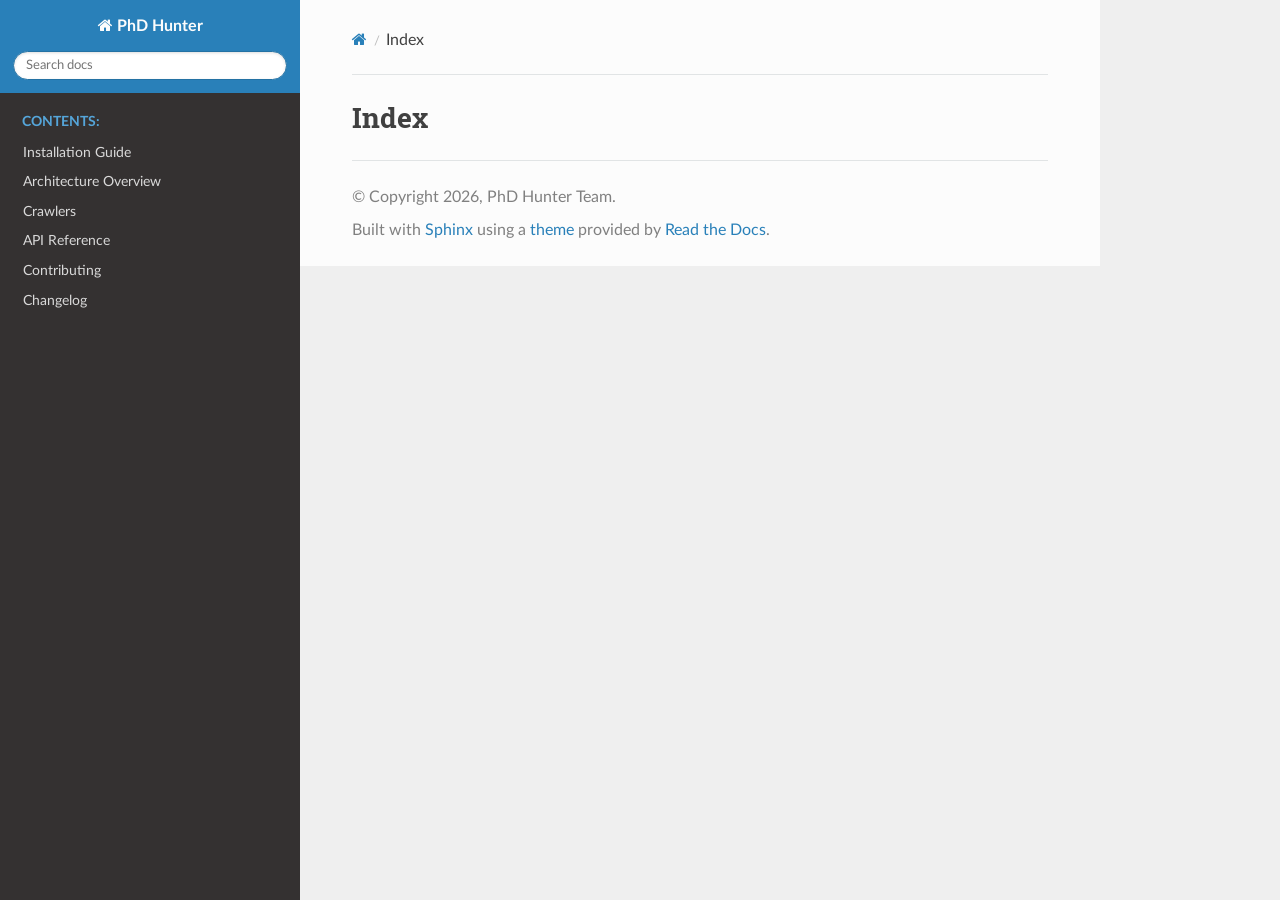
<file: genindex.html>
<!DOCTYPE html>
<html class="writer-html5" lang="en" data-content_root="./">
<head>
  <meta charset="utf-8" />
  <meta name="viewport" content="width=device-width, initial-scale=1.0" />
  <title>Index &mdash; PhD Hunter 0.1.0 documentation</title>
      <link rel="stylesheet" type="text/css" href="_static/pygments.css?v=b86133f3" />
      <link rel="stylesheet" type="text/css" href="_static/css/theme.css?v=9edc463e" />

  
      <script src="_static/jquery.js?v=5d32c60e"></script>
      <script src="_static/_sphinx_javascript_frameworks_compat.js?v=2cd50e6c"></script>
      <script src="_static/documentation_options.js?v=01f34227"></script>
      <script src="_static/doctools.js?v=fd6eb6e6"></script>
      <script src="_static/sphinx_highlight.js?v=6ffebe34"></script>
    <script src="_static/js/theme.js"></script>
    <link rel="index" title="Index" href="#" />
    <link rel="search" title="Search" href="search.html" /> 
</head>

<body class="wy-body-for-nav"> 
  <div class="wy-grid-for-nav">
    <nav data-toggle="wy-nav-shift" class="wy-nav-side">
      <div class="wy-side-scroll">
        <div class="wy-side-nav-search" >

          
          
          <a href="index.html" class="icon icon-home">
            PhD Hunter
          </a>
<div role="search">
  <form id="rtd-search-form" class="wy-form" action="search.html" method="get">
    <input type="text" name="q" placeholder="Search docs" aria-label="Search docs" />
    <input type="hidden" name="check_keywords" value="yes" />
    <input type="hidden" name="area" value="default" />
  </form>
</div>
        </div><div class="wy-menu wy-menu-vertical" data-spy="affix" role="navigation" aria-label="Navigation menu">
              <p class="caption" role="heading"><span class="caption-text">Contents:</span></p>
<ul>
<li class="toctree-l1"><a class="reference internal" href="installation.html">Installation Guide</a></li>
<li class="toctree-l1"><a class="reference internal" href="architecture.html">Architecture Overview</a></li>
<li class="toctree-l1"><a class="reference internal" href="crawlers.html">Crawlers</a></li>
<li class="toctree-l1"><a class="reference internal" href="api.html">API Reference</a></li>
<li class="toctree-l1"><a class="reference internal" href="contributing.html">Contributing</a></li>
<li class="toctree-l1"><a class="reference internal" href="changelog.html">Changelog</a></li>
</ul>

        </div>
      </div>
    </nav>

    <section data-toggle="wy-nav-shift" class="wy-nav-content-wrap"><nav class="wy-nav-top" aria-label="Mobile navigation menu" >
          <i data-toggle="wy-nav-top" class="fa fa-bars"></i>
          <a href="index.html">PhD Hunter</a>
      </nav>

      <div class="wy-nav-content">
        <div class="rst-content">
          <div role="navigation" aria-label="Page navigation">
  <ul class="wy-breadcrumbs">
      <li><a href="index.html" class="icon icon-home" aria-label="Home"></a></li>
      <li class="breadcrumb-item active">Index</li>
      <li class="wy-breadcrumbs-aside">
      </li>
  </ul>
  <hr/>
</div>
          <div role="main" class="document" itemscope="itemscope" itemtype="http://schema.org/Article">
           <div itemprop="articleBody">
             

<h1 id="index">Index</h1>

<div class="genindex-jumpbox">
 
</div>


           </div>
          </div>
          <footer>

  <hr/>

  <div role="contentinfo">
    <p>&#169; Copyright 2026, PhD Hunter Team.</p>
  </div>

  Built with <a href="https://www.sphinx-doc.org/">Sphinx</a> using a
    <a href="https://github.com/readthedocs/sphinx_rtd_theme">theme</a>
    provided by <a href="https://readthedocs.org">Read the Docs</a>.
   

</footer>
        </div>
      </div>
    </section>
  </div>
  <script>
      jQuery(function () {
          SphinxRtdTheme.Navigation.enable(true);
      });
  </script> 

</body>
</html>
</file>
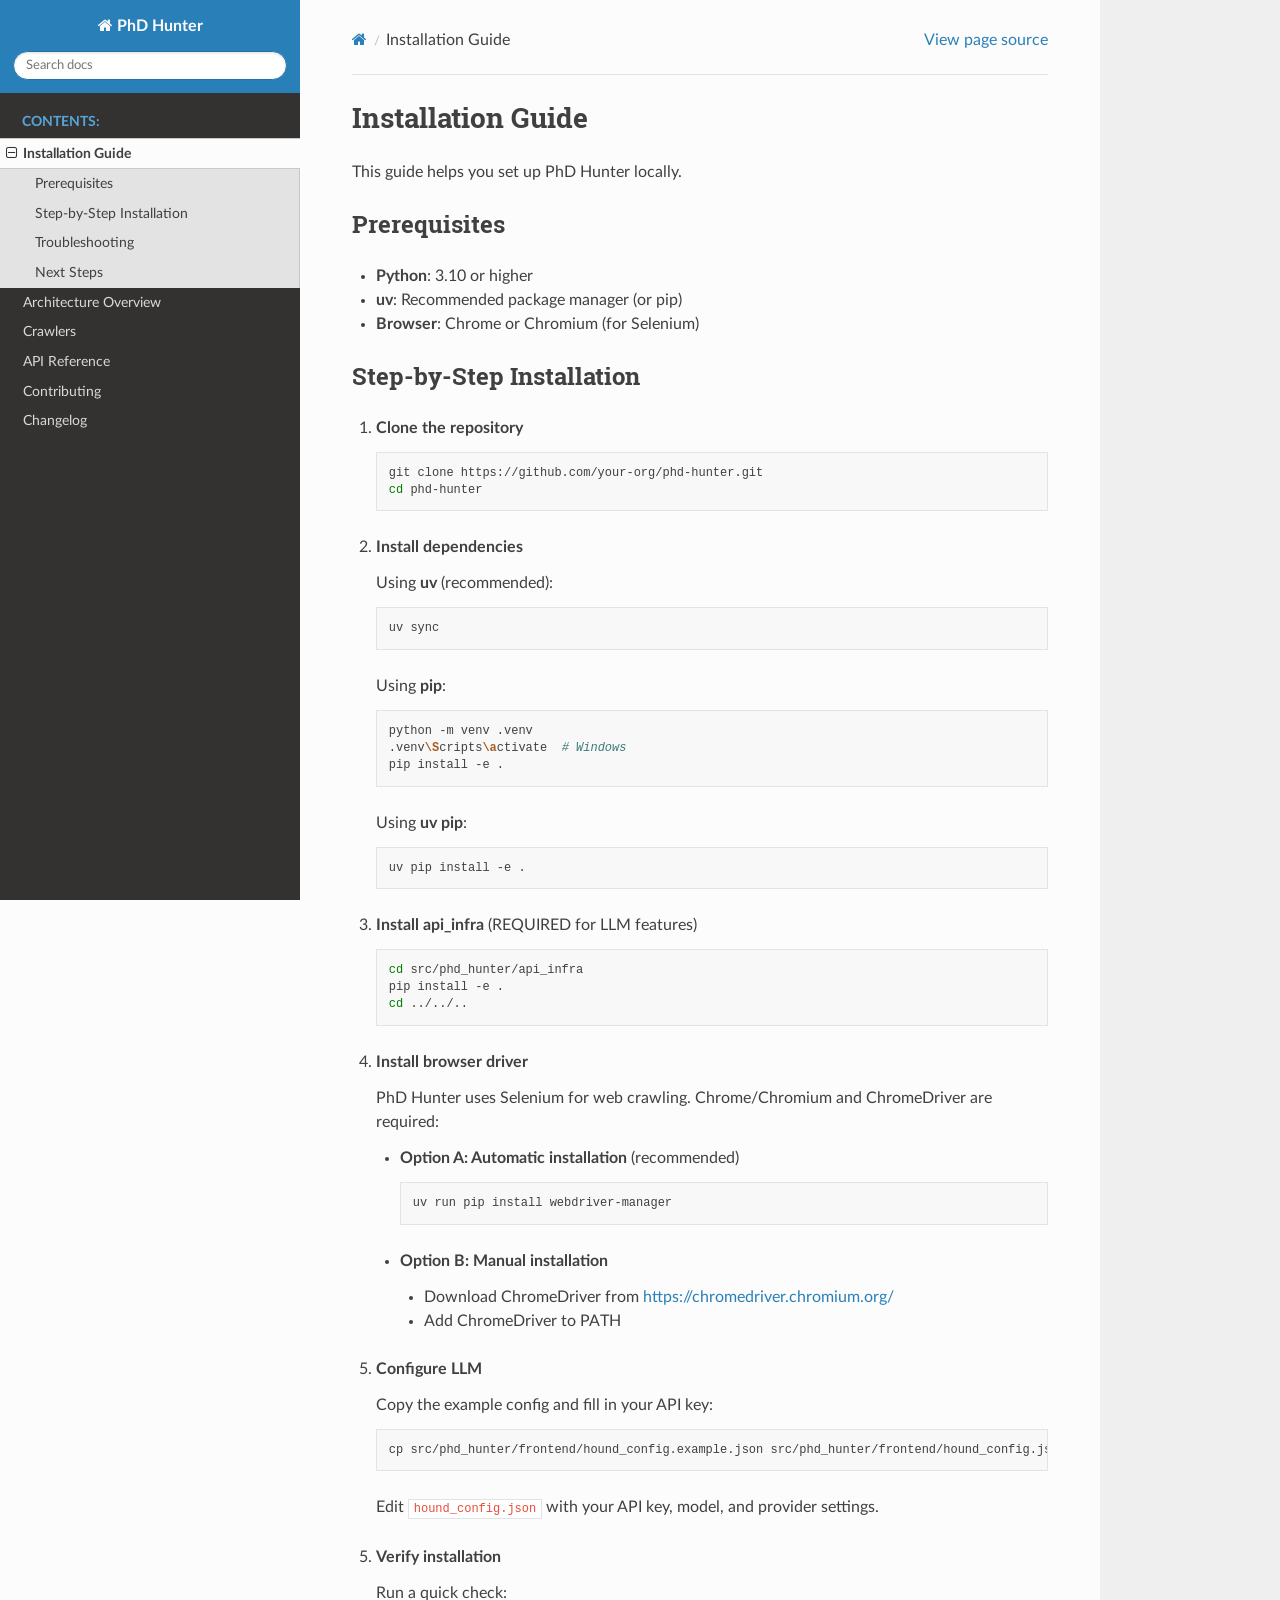
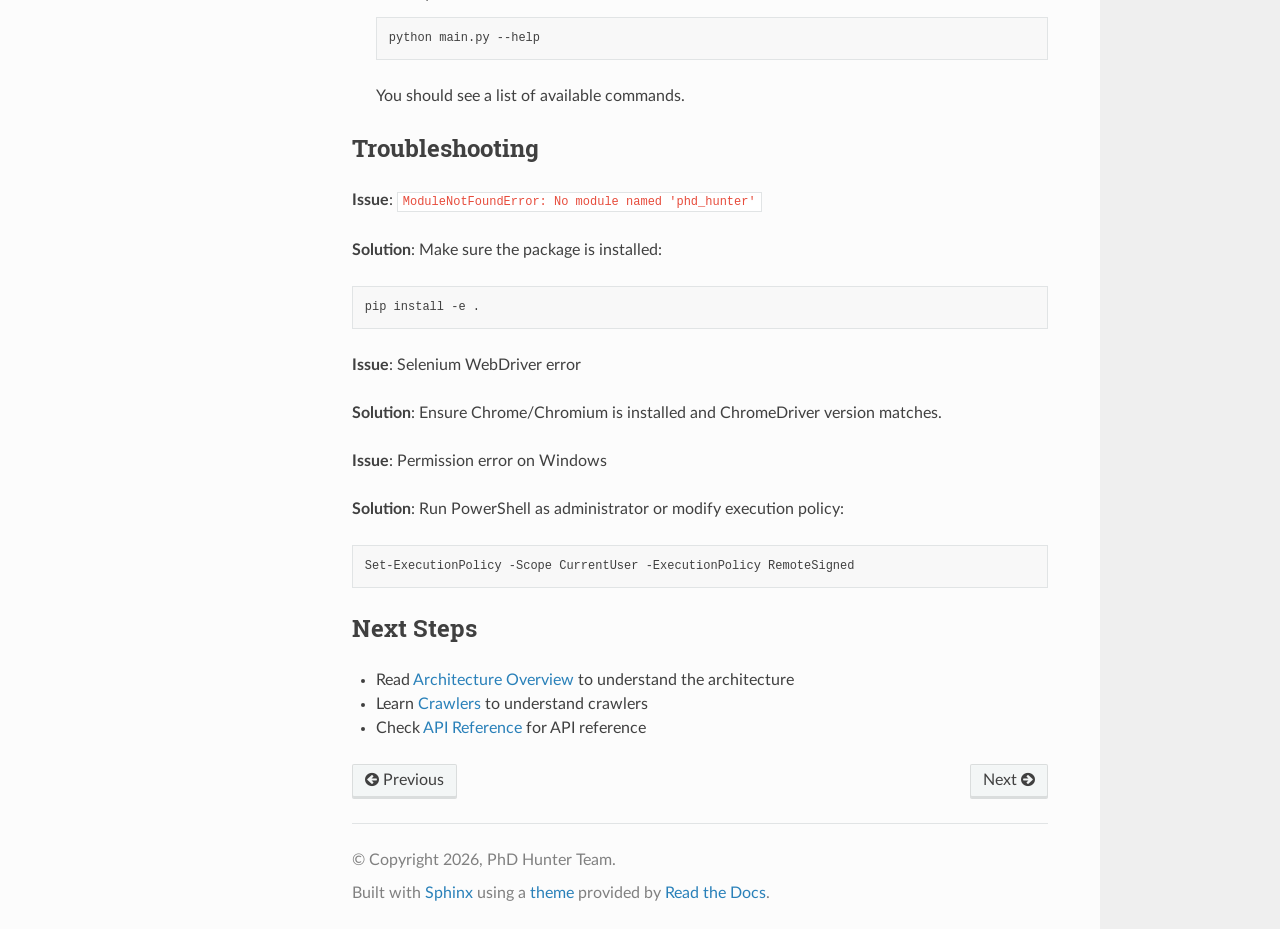
<file: installation.html>
<!DOCTYPE html>
<html class="writer-html5" lang="en" data-content_root="./">
<head>
  <meta charset="utf-8" /><meta name="viewport" content="width=device-width, initial-scale=1" />

  <meta name="viewport" content="width=device-width, initial-scale=1.0" />
  <title>Installation Guide &mdash; PhD Hunter 0.1.0 documentation</title>
      <link rel="stylesheet" type="text/css" href="_static/pygments.css?v=b86133f3" />
      <link rel="stylesheet" type="text/css" href="_static/css/theme.css?v=9edc463e" />

  
      <script src="_static/jquery.js?v=5d32c60e"></script>
      <script src="_static/_sphinx_javascript_frameworks_compat.js?v=2cd50e6c"></script>
      <script src="_static/documentation_options.js?v=01f34227"></script>
      <script src="_static/doctools.js?v=fd6eb6e6"></script>
      <script src="_static/sphinx_highlight.js?v=6ffebe34"></script>
    <script src="_static/js/theme.js"></script>
    <link rel="index" title="Index" href="genindex.html" />
    <link rel="search" title="Search" href="search.html" />
    <link rel="next" title="Architecture Overview" href="architecture.html" />
    <link rel="prev" title="PhD Hunter - PhD Advisor Application Assistant" href="index.html" /> 
</head>

<body class="wy-body-for-nav"> 
  <div class="wy-grid-for-nav">
    <nav data-toggle="wy-nav-shift" class="wy-nav-side">
      <div class="wy-side-scroll">
        <div class="wy-side-nav-search" >

          
          
          <a href="index.html" class="icon icon-home">
            PhD Hunter
          </a>
<div role="search">
  <form id="rtd-search-form" class="wy-form" action="search.html" method="get">
    <input type="text" name="q" placeholder="Search docs" aria-label="Search docs" />
    <input type="hidden" name="check_keywords" value="yes" />
    <input type="hidden" name="area" value="default" />
  </form>
</div>
        </div><div class="wy-menu wy-menu-vertical" data-spy="affix" role="navigation" aria-label="Navigation menu">
              <p class="caption" role="heading"><span class="caption-text">Contents:</span></p>
<ul class="current">
<li class="toctree-l1 current"><a class="current reference internal" href="#">Installation Guide</a><ul>
<li class="toctree-l2"><a class="reference internal" href="#prerequisites">Prerequisites</a></li>
<li class="toctree-l2"><a class="reference internal" href="#step-by-step-installation">Step-by-Step Installation</a></li>
<li class="toctree-l2"><a class="reference internal" href="#troubleshooting">Troubleshooting</a></li>
<li class="toctree-l2"><a class="reference internal" href="#next-steps">Next Steps</a></li>
</ul>
</li>
<li class="toctree-l1"><a class="reference internal" href="architecture.html">Architecture Overview</a></li>
<li class="toctree-l1"><a class="reference internal" href="crawlers.html">Crawlers</a></li>
<li class="toctree-l1"><a class="reference internal" href="api.html">API Reference</a></li>
<li class="toctree-l1"><a class="reference internal" href="contributing.html">Contributing</a></li>
<li class="toctree-l1"><a class="reference internal" href="changelog.html">Changelog</a></li>
</ul>

        </div>
      </div>
    </nav>

    <section data-toggle="wy-nav-shift" class="wy-nav-content-wrap"><nav class="wy-nav-top" aria-label="Mobile navigation menu" >
          <i data-toggle="wy-nav-top" class="fa fa-bars"></i>
          <a href="index.html">PhD Hunter</a>
      </nav>

      <div class="wy-nav-content">
        <div class="rst-content">
          <div role="navigation" aria-label="Page navigation">
  <ul class="wy-breadcrumbs">
      <li><a href="index.html" class="icon icon-home" aria-label="Home"></a></li>
      <li class="breadcrumb-item active">Installation Guide</li>
      <li class="wy-breadcrumbs-aside">
            <a href="_sources/installation.rst.txt" rel="nofollow"> View page source</a>
      </li>
  </ul>
  <hr/>
</div>
          <div role="main" class="document" itemscope="itemscope" itemtype="http://schema.org/Article">
           <div itemprop="articleBody">
             
  <section id="installation-guide">
<h1>Installation Guide<a class="headerlink" href="#installation-guide" title="Link to this heading"></a></h1>
<p>This guide helps you set up PhD Hunter locally.</p>
<section id="prerequisites">
<h2>Prerequisites<a class="headerlink" href="#prerequisites" title="Link to this heading"></a></h2>
<ul class="simple">
<li><p><strong>Python</strong>: 3.10 or higher</p></li>
<li><p><strong>uv</strong>: Recommended package manager (or pip)</p></li>
<li><p><strong>Browser</strong>: Chrome or Chromium (for Selenium)</p></li>
</ul>
</section>
<section id="step-by-step-installation">
<h2>Step-by-Step Installation<a class="headerlink" href="#step-by-step-installation" title="Link to this heading"></a></h2>
<ol class="arabic">
<li><p><strong>Clone the repository</strong></p>
<div class="highlight-bash notranslate"><div class="highlight"><pre><span></span>git<span class="w"> </span>clone<span class="w"> </span>https://github.com/your-org/phd-hunter.git
<span class="nb">cd</span><span class="w"> </span>phd-hunter
</pre></div>
</div>
</li>
<li><p><strong>Install dependencies</strong></p>
<p>Using <strong>uv</strong> (recommended):</p>
<div class="highlight-bash notranslate"><div class="highlight"><pre><span></span>uv<span class="w"> </span>sync
</pre></div>
</div>
<p>Using <strong>pip</strong>:</p>
<div class="highlight-bash notranslate"><div class="highlight"><pre><span></span>python<span class="w"> </span>-m<span class="w"> </span>venv<span class="w"> </span>.venv
.venv<span class="se">\S</span>cripts<span class="se">\a</span>ctivate<span class="w">  </span><span class="c1"># Windows</span>
pip<span class="w"> </span>install<span class="w"> </span>-e<span class="w"> </span>.
</pre></div>
</div>
<p>Using <strong>uv pip</strong>:</p>
<div class="highlight-bash notranslate"><div class="highlight"><pre><span></span>uv<span class="w"> </span>pip<span class="w"> </span>install<span class="w"> </span>-e<span class="w"> </span>.
</pre></div>
</div>
</li>
<li><p><strong>Install api_infra</strong> (REQUIRED for LLM features)</p>
<div class="highlight-bash notranslate"><div class="highlight"><pre><span></span><span class="nb">cd</span><span class="w"> </span>src/phd_hunter/api_infra
pip<span class="w"> </span>install<span class="w"> </span>-e<span class="w"> </span>.
<span class="nb">cd</span><span class="w"> </span>../../..
</pre></div>
</div>
</li>
<li><p><strong>Install browser driver</strong></p>
<p>PhD Hunter uses Selenium for web crawling. Chrome/Chromium and ChromeDriver are required:</p>
<ul>
<li><p><strong>Option A: Automatic installation</strong> (recommended)</p>
<div class="highlight-bash notranslate"><div class="highlight"><pre><span></span>uv<span class="w"> </span>run<span class="w"> </span>pip<span class="w"> </span>install<span class="w"> </span>webdriver-manager
</pre></div>
</div>
</li>
<li><p><strong>Option B: Manual installation</strong></p>
<ol class="arabic simple">
<li><p>Download ChromeDriver from <a class="reference external" href="https://chromedriver.chromium.org/">https://chromedriver.chromium.org/</a></p></li>
<li><p>Add ChromeDriver to PATH</p></li>
</ol>
</li>
</ul>
</li>
<li><p><strong>Configure LLM</strong></p>
<p>Copy the example config and fill in your API key:</p>
<div class="highlight-bash notranslate"><div class="highlight"><pre><span></span>cp<span class="w"> </span>src/phd_hunter/frontend/hound_config.example.json<span class="w"> </span>src/phd_hunter/frontend/hound_config.json
</pre></div>
</div>
<p>Edit <code class="docutils literal notranslate"><span class="pre">hound_config.json</span></code> with your API key, model, and provider settings.</p>
</li>
</ol>
<ol class="arabic" start="5">
<li><p><strong>Verify installation</strong></p>
<p>Run a quick check:</p>
<div class="highlight-bash notranslate"><div class="highlight"><pre><span></span>python<span class="w"> </span>main.py<span class="w"> </span>--help
</pre></div>
</div>
<p>You should see a list of available commands.</p>
</li>
</ol>
</section>
<section id="troubleshooting">
<h2>Troubleshooting<a class="headerlink" href="#troubleshooting" title="Link to this heading"></a></h2>
<p><strong>Issue</strong>: <code class="docutils literal notranslate"><span class="pre">ModuleNotFoundError:</span> <span class="pre">No</span> <span class="pre">module</span> <span class="pre">named</span> <span class="pre">'phd_hunter'</span></code></p>
<p><strong>Solution</strong>: Make sure the package is installed:</p>
<div class="highlight-bash notranslate"><div class="highlight"><pre><span></span>pip<span class="w"> </span>install<span class="w"> </span>-e<span class="w"> </span>.
</pre></div>
</div>
<p><strong>Issue</strong>: Selenium WebDriver error</p>
<p><strong>Solution</strong>: Ensure Chrome/Chromium is installed and ChromeDriver version matches.</p>
<p><strong>Issue</strong>: Permission error on Windows</p>
<p><strong>Solution</strong>: Run PowerShell as administrator or modify execution policy:</p>
<div class="highlight-bash notranslate"><div class="highlight"><pre><span></span>Set-ExecutionPolicy<span class="w"> </span>-Scope<span class="w"> </span>CurrentUser<span class="w"> </span>-ExecutionPolicy<span class="w"> </span>RemoteSigned
</pre></div>
</div>
</section>
<section id="next-steps">
<h2>Next Steps<a class="headerlink" href="#next-steps" title="Link to this heading"></a></h2>
<ul class="simple">
<li><p>Read <a class="reference internal" href="architecture.html"><span class="doc">Architecture Overview</span></a> to understand the architecture</p></li>
<li><p>Learn <a class="reference internal" href="crawlers.html"><span class="doc">Crawlers</span></a> to understand crawlers</p></li>
<li><p>Check <a class="reference internal" href="api.html"><span class="doc">API Reference</span></a> for API reference</p></li>
</ul>
</section>
</section>


           </div>
          </div>
          <footer><div class="rst-footer-buttons" role="navigation" aria-label="Footer">
        <a href="index.html" class="btn btn-neutral float-left" title="PhD Hunter - PhD Advisor Application Assistant" accesskey="p" rel="prev"><span class="fa fa-arrow-circle-left" aria-hidden="true"></span> Previous</a>
        <a href="architecture.html" class="btn btn-neutral float-right" title="Architecture Overview" accesskey="n" rel="next">Next <span class="fa fa-arrow-circle-right" aria-hidden="true"></span></a>
    </div>

  <hr/>

  <div role="contentinfo">
    <p>&#169; Copyright 2026, PhD Hunter Team.</p>
  </div>

  Built with <a href="https://www.sphinx-doc.org/">Sphinx</a> using a
    <a href="https://github.com/readthedocs/sphinx_rtd_theme">theme</a>
    provided by <a href="https://readthedocs.org">Read the Docs</a>.
   

</footer>
        </div>
      </div>
    </section>
  </div>
  <script>
      jQuery(function () {
          SphinxRtdTheme.Navigation.enable(true);
      });
  </script> 

</body>
</html>
</file>
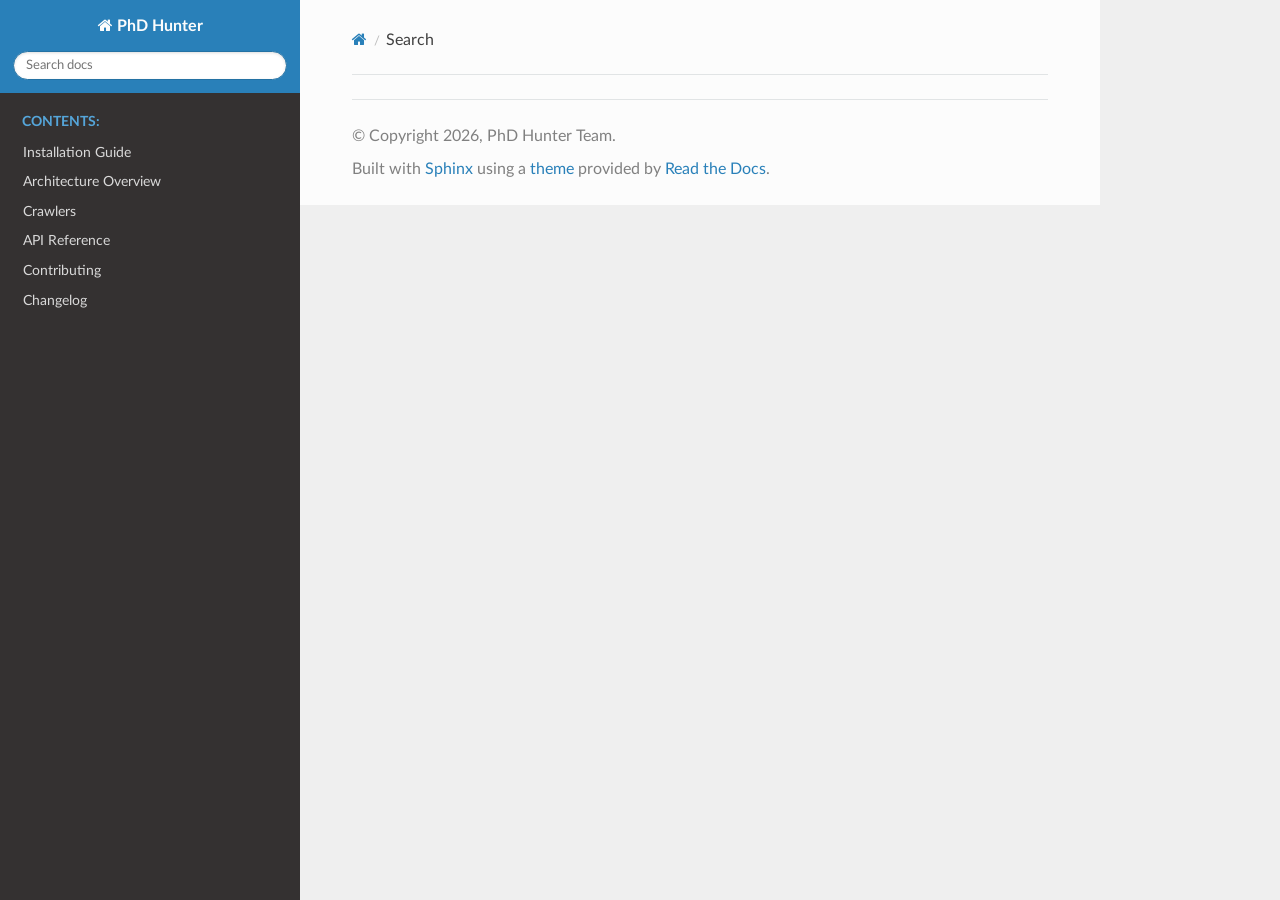
<file: search.html>
<!DOCTYPE html>
<html class="writer-html5" lang="en" data-content_root="./">
<head>
  <meta charset="utf-8" />
  <meta name="viewport" content="width=device-width, initial-scale=1.0" />
  <title>Search &mdash; PhD Hunter 0.1.0 documentation</title>
      <link rel="stylesheet" type="text/css" href="_static/pygments.css?v=b86133f3" />
      <link rel="stylesheet" type="text/css" href="_static/css/theme.css?v=9edc463e" />

  
    
      <script src="_static/jquery.js?v=5d32c60e"></script>
      <script src="_static/_sphinx_javascript_frameworks_compat.js?v=2cd50e6c"></script>
      <script src="_static/documentation_options.js?v=01f34227"></script>
      <script src="_static/doctools.js?v=fd6eb6e6"></script>
      <script src="_static/sphinx_highlight.js?v=6ffebe34"></script>
    <script src="_static/js/theme.js"></script>
    <script src="_static/searchtools.js"></script>
    <script src="_static/language_data.js"></script>
    <link rel="index" title="Index" href="genindex.html" />
    <link rel="search" title="Search" href="#" /> 
</head>

<body class="wy-body-for-nav"> 
  <div class="wy-grid-for-nav">
    <nav data-toggle="wy-nav-shift" class="wy-nav-side">
      <div class="wy-side-scroll">
        <div class="wy-side-nav-search" >

          
          
          <a href="index.html" class="icon icon-home">
            PhD Hunter
          </a>
<div role="search">
  <form id="rtd-search-form" class="wy-form" action="#" method="get">
    <input type="text" name="q" placeholder="Search docs" aria-label="Search docs" />
    <input type="hidden" name="check_keywords" value="yes" />
    <input type="hidden" name="area" value="default" />
  </form>
</div>
        </div><div class="wy-menu wy-menu-vertical" data-spy="affix" role="navigation" aria-label="Navigation menu">
              <p class="caption" role="heading"><span class="caption-text">Contents:</span></p>
<ul>
<li class="toctree-l1"><a class="reference internal" href="installation.html">Installation Guide</a></li>
<li class="toctree-l1"><a class="reference internal" href="architecture.html">Architecture Overview</a></li>
<li class="toctree-l1"><a class="reference internal" href="crawlers.html">Crawlers</a></li>
<li class="toctree-l1"><a class="reference internal" href="api.html">API Reference</a></li>
<li class="toctree-l1"><a class="reference internal" href="contributing.html">Contributing</a></li>
<li class="toctree-l1"><a class="reference internal" href="changelog.html">Changelog</a></li>
</ul>

        </div>
      </div>
    </nav>

    <section data-toggle="wy-nav-shift" class="wy-nav-content-wrap"><nav class="wy-nav-top" aria-label="Mobile navigation menu" >
          <i data-toggle="wy-nav-top" class="fa fa-bars"></i>
          <a href="index.html">PhD Hunter</a>
      </nav>

      <div class="wy-nav-content">
        <div class="rst-content">
          <div role="navigation" aria-label="Page navigation">
  <ul class="wy-breadcrumbs">
      <li><a href="index.html" class="icon icon-home" aria-label="Home"></a></li>
      <li class="breadcrumb-item active">Search</li>
      <li class="wy-breadcrumbs-aside">
      </li>
  </ul>
  <hr/>
</div>
          <div role="main" class="document" itemscope="itemscope" itemtype="http://schema.org/Article">
           <div itemprop="articleBody">
             
  <noscript>
  <div id="fallback" class="admonition warning">
    <p class="last">
      Please activate JavaScript to enable the search functionality.
    </p>
  </div>
  </noscript>

  
  <div id="search-results">
  
  </div>

           </div>
          </div>
          <footer>

  <hr/>

  <div role="contentinfo">
    <p>&#169; Copyright 2026, PhD Hunter Team.</p>
  </div>

  Built with <a href="https://www.sphinx-doc.org/">Sphinx</a> using a
    <a href="https://github.com/readthedocs/sphinx_rtd_theme">theme</a>
    provided by <a href="https://readthedocs.org">Read the Docs</a>.
   

</footer>
        </div>
      </div>
    </section>
  </div>
  <script>
      jQuery(function () {
          SphinxRtdTheme.Navigation.enable(true);
      });
  </script>
  <script>
    jQuery(function() { Search.loadIndex("searchindex.js"); });
  </script>
  
  <script id="searchindexloader"></script>
   


</body>
</html>
</file>
<file: _static/pygments.css>
pre { line-height: 125%; }
td.linenos .normal { color: inherit; background-color: transparent; padding-left: 5px; padding-right: 5px; }
span.linenos { color: inherit; background-color: transparent; padding-left: 5px; padding-right: 5px; }
td.linenos .special { color: #000000; background-color: #ffffc0; padding-left: 5px; padding-right: 5px; }
span.linenos.special { color: #000000; background-color: #ffffc0; padding-left: 5px; padding-right: 5px; }
.highlight .hll { background-color: #ffffcc }
.highlight { background: #f8f8f8; }
.highlight .c { color: #3D7B7B; font-style: italic } /* Comment */
.highlight .err { border: 1px solid #F00 } /* Error */
.highlight .k { color: #008000; font-weight: bold } /* Keyword */
.highlight .o { color: #666 } /* Operator */
.highlight .ch { color: #3D7B7B; font-style: italic } /* Comment.Hashbang */
.highlight .cm { color: #3D7B7B; font-style: italic } /* Comment.Multiline */
.highlight .cp { color: #9C6500 } /* Comment.Preproc */
.highlight .cpf { color: #3D7B7B; font-style: italic } /* Comment.PreprocFile */
.highlight .c1 { color: #3D7B7B; font-style: italic } /* Comment.Single */
.highlight .cs { color: #3D7B7B; font-style: italic } /* Comment.Special */
.highlight .gd { color: #A00000 } /* Generic.Deleted */
.highlight .ge { font-style: italic } /* Generic.Emph */
.highlight .ges { font-weight: bold; font-style: italic } /* Generic.EmphStrong */
.highlight .gr { color: #E40000 } /* Generic.Error */
.highlight .gh { color: #000080; font-weight: bold } /* Generic.Heading */
.highlight .gi { color: #008400 } /* Generic.Inserted */
.highlight .go { color: #717171 } /* Generic.Output */
.highlight .gp { color: #000080; font-weight: bold } /* Generic.Prompt */
.highlight .gs { font-weight: bold } /* Generic.Strong */
.highlight .gu { color: #800080; font-weight: bold } /* Generic.Subheading */
.highlight .gt { color: #04D } /* Generic.Traceback */
.highlight .kc { color: #008000; font-weight: bold } /* Keyword.Constant */
.highlight .kd { color: #008000; font-weight: bold } /* Keyword.Declaration */
.highlight .kn { color: #008000; font-weight: bold } /* Keyword.Namespace */
.highlight .kp { color: #008000 } /* Keyword.Pseudo */
.highlight .kr { color: #008000; font-weight: bold } /* Keyword.Reserved */
.highlight .kt { color: #B00040 } /* Keyword.Type */
.highlight .m { color: #666 } /* Literal.Number */
.highlight .s { color: #BA2121 } /* Literal.String */
.highlight .na { color: #687822 } /* Name.Attribute */
.highlight .nb { color: #008000 } /* Name.Builtin */
.highlight .nc { color: #00F; font-weight: bold } /* Name.Class */
.highlight .no { color: #800 } /* Name.Constant */
.highlight .nd { color: #A2F } /* Name.Decorator */
.highlight .ni { color: #717171; font-weight: bold } /* Name.Entity */
.highlight .ne { color: #CB3F38; font-weight: bold } /* Name.Exception */
.highlight .nf { color: #00F } /* Name.Function */
.highlight .nl { color: #767600 } /* Name.Label */
.highlight .nn { color: #00F; font-weight: bold } /* Name.Namespace */
.highlight .nt { color: #008000; font-weight: bold } /* Name.Tag */
.highlight .nv { color: #19177C } /* Name.Variable */
.highlight .ow { color: #A2F; font-weight: bold } /* Operator.Word */
.highlight .w { color: #BBB } /* Text.Whitespace */
.highlight .mb { color: #666 } /* Literal.Number.Bin */
.highlight .mf { color: #666 } /* Literal.Number.Float */
.highlight .mh { color: #666 } /* Literal.Number.Hex */
.highlight .mi { color: #666 } /* Literal.Number.Integer */
.highlight .mo { color: #666 } /* Literal.Number.Oct */
.highlight .sa { color: #BA2121 } /* Literal.String.Affix */
.highlight .sb { color: #BA2121 } /* Literal.String.Backtick */
.highlight .sc { color: #BA2121 } /* Literal.String.Char */
.highlight .dl { color: #BA2121 } /* Literal.String.Delimiter */
.highlight .sd { color: #BA2121; font-style: italic } /* Literal.String.Doc */
.highlight .s2 { color: #BA2121 } /* Literal.String.Double */
.highlight .se { color: #AA5D1F; font-weight: bold } /* Literal.String.Escape */
.highlight .sh { color: #BA2121 } /* Literal.String.Heredoc */
.highlight .si { color: #A45A77; font-weight: bold } /* Literal.String.Interpol */
.highlight .sx { color: #008000 } /* Literal.String.Other */
.highlight .sr { color: #A45A77 } /* Literal.String.Regex */
.highlight .s1 { color: #BA2121 } /* Literal.String.Single */
.highlight .ss { color: #19177C } /* Literal.String.Symbol */
.highlight .bp { color: #008000 } /* Name.Builtin.Pseudo */
.highlight .fm { color: #00F } /* Name.Function.Magic */
.highlight .vc { color: #19177C } /* Name.Variable.Class */
.highlight .vg { color: #19177C } /* Name.Variable.Global */
.highlight .vi { color: #19177C } /* Name.Variable.Instance */
.highlight .vm { color: #19177C } /* Name.Variable.Magic */
.highlight .il { color: #666 } /* Literal.Number.Integer.Long */
</file>
<file: _static/css/theme.css>
html{box-sizing:border-box}*,:after,:before{box-sizing:inherit}article,aside,details,figcaption,figure,footer,header,hgroup,nav,section{display:block}audio,canvas,video{display:inline-block;*display:inline;*zoom:1}[hidden],audio:not([controls]){display:none}*{-webkit-box-sizing:border-box;-moz-box-sizing:border-box;box-sizing:border-box}html{font-size:100%;-webkit-text-size-adjust:100%;-ms-text-size-adjust:100%}body{margin:0}a:active,a:hover{outline:0}abbr[title]{border-bottom:1px dotted}b,strong{font-weight:700}blockquote{margin:0}dfn{font-style:italic}ins{background:#ff9;text-decoration:none}ins,mark{color:#000}mark{background:#ff0;font-style:italic;font-weight:700}.rst-content code,.rst-content tt,code,kbd,pre,samp{font-family:monospace,serif;_font-family:courier new,monospace;font-size:1em}pre{white-space:pre}q{quotes:none}q:after,q:before{content:"";content:none}small{font-size:85%}sub,sup{font-size:75%;line-height:0;position:relative;vertical-align:baseline}sup{top:-.5em}sub{bottom:-.25em}dl,ol,ul{margin:0;padding:0;list-style:none;list-style-image:none}li{list-style:none}dd{margin:0}img{border:0;-ms-interpolation-mode:bicubic;vertical-align:middle;max-width:100%}svg:not(:root){overflow:hidden}figure,form{margin:0}label{cursor:pointer}button,input,select,textarea{font-size:100%;margin:0;vertical-align:baseline;*vertical-align:middle}button,input{line-height:normal}button,input[type=button],input[type=reset],input[type=submit]{cursor:pointer;-webkit-appearance:button;*overflow:visible}button[disabled],input[disabled]{cursor:default}input[type=search]{-webkit-appearance:textfield;-moz-box-sizing:content-box;-webkit-box-sizing:content-box;box-sizing:content-box}textarea{resize:vertical}table{border-collapse:collapse;border-spacing:0}td{vertical-align:top}.chromeframe{margin:.2em 0;background:#ccc;color:#000;padding:.2em 0}.ir{display:block;border:0;text-indent:-999em;overflow:hidden;background-color:transparent;background-repeat:no-repeat;text-align:left;direction:ltr;*line-height:0}.ir br{display:none}.hidden{display:none!important;visibility:hidden}.visuallyhidden{border:0;clip:rect(0 0 0 0);height:1px;margin:-1px;overflow:hidden;padding:0;position:absolute;width:1px}.visuallyhidden.focusable:active,.visuallyhidden.focusable:focus{clip:auto;height:auto;margin:0;overflow:visible;position:static;width:auto}.invisible{visibility:hidden}.relative{position:relative}big,small{font-size:100%}@media print{body,html,section{background:none!important}*{box-shadow:none!important;text-shadow:none!important;filter:none!important;-ms-filter:none!important}a,a:visited{text-decoration:underline}.ir a:after,a[href^="#"]:after,a[href^="javascript:"]:after{content:""}blockquote,pre{page-break-inside:avoid}thead{display:table-header-group}img,tr{page-break-inside:avoid}img{max-width:100%!important}@page{margin:.5cm}.rst-content .toctree-wrapper>p.caption,h2,h3,p{orphans:3;widows:3}.rst-content .toctree-wrapper>p.caption,h2,h3{page-break-after:avoid}}.btn,.fa:before,.icon:before,.rst-content .admonition,.rst-content .admonition-title:before,.rst-content .admonition-todo,.rst-content .attention,.rst-content .caution,.rst-content .code-block-caption .headerlink:before,.rst-content .danger,.rst-content .eqno .headerlink:before,.rst-content .error,.rst-content .hint,.rst-content .important,.rst-content .note,.rst-content .seealso,.rst-content .tip,.rst-content .warning,.rst-content code.download span:first-child:before,.rst-content dl dt .headerlink:before,.rst-content h1 .headerlink:before,.rst-content h2 .headerlink:before,.rst-content h3 .headerlink:before,.rst-content h4 .headerlink:before,.rst-content h5 .headerlink:before,.rst-content h6 .headerlink:before,.rst-content p.caption .headerlink:before,.rst-content p .headerlink:before,.rst-content table>caption .headerlink:before,.rst-content tt.download span:first-child:before,.wy-alert,.wy-dropdown .caret:before,.wy-inline-validate.wy-inline-validate-danger .wy-input-context:before,.wy-inline-validate.wy-inline-validate-info .wy-input-context:before,.wy-inline-validate.wy-inline-validate-success .wy-input-context:before,.wy-inline-validate.wy-inline-validate-warning .wy-input-context:before,.wy-menu-vertical li.current>a button.toctree-expand:before,.wy-menu-vertical li.on a button.toctree-expand:before,.wy-menu-vertical li button.toctree-expand:before,input[type=color],input[type=date],input[type=datetime-local],input[type=datetime],input[type=email],input[type=month],input[type=number],input[type=password],input[type=search],input[type=tel],input[type=text],input[type=time],input[type=url],input[type=week],select,textarea{-webkit-font-smoothing:antialiased}.clearfix{*zoom:1}.clearfix:after,.clearfix:before{display:table;content:""}.clearfix:after{clear:both}/*!
 *  Font Awesome 4.7.0 by @davegandy - http://fontawesome.io - @fontawesome
 *  License - http://fontawesome.io/license (Font: SIL OFL 1.1, CSS: MIT License)
 */@font-face{font-family:FontAwesome;src:url(fonts/fontawesome-webfont.eot?674f50d287a8c48dc19ba404d20fe713);src:url(fonts/fontawesome-webfont.eot?674f50d287a8c48dc19ba404d20fe713?#iefix&v=4.7.0) format("embedded-opentype"),url(fonts/fontawesome-webfont.woff2?af7ae505a9eed503f8b8e6982036873e) format("woff2"),url(fonts/fontawesome-webfont.woff?fee66e712a8a08eef5805a46892932ad) format("woff"),url(fonts/fontawesome-webfont.ttf?b06871f281fee6b241d60582ae9369b9) format("truetype"),url(fonts/fontawesome-webfont.svg?912ec66d7572ff821749319396470bde#fontawesomeregular) format("svg");font-weight:400;font-style:normal}.fa,.icon,.rst-content .admonition-title,.rst-content .code-block-caption .headerlink,.rst-content .eqno .headerlink,.rst-content code.download span:first-child,.rst-content dl dt .headerlink,.rst-content h1 .headerlink,.rst-content h2 .headerlink,.rst-content h3 .headerlink,.rst-content h4 .headerlink,.rst-content h5 .headerlink,.rst-content h6 .headerlink,.rst-content p.caption .headerlink,.rst-content p .headerlink,.rst-content table>caption .headerlink,.rst-content tt.download span:first-child,.wy-menu-vertical li.current>a button.toctree-expand,.wy-menu-vertical li.on a button.toctree-expand,.wy-menu-vertical li button.toctree-expand{display:inline-block;font:normal normal normal 14px/1 FontAwesome;font-size:inherit;text-rendering:auto;-webkit-font-smoothing:antialiased;-moz-osx-font-smoothing:grayscale}.fa-lg{font-size:1.33333em;line-height:.75em;vertical-align:-15%}.fa-2x{font-size:2em}.fa-3x{font-size:3em}.fa-4x{font-size:4em}.fa-5x{font-size:5em}.fa-fw{width:1.28571em;text-align:center}.fa-ul{padding-left:0;margin-left:2.14286em;list-style-type:none}.fa-ul>li{position:relative}.fa-li{position:absolute;left:-2.14286em;width:2.14286em;top:.14286em;text-align:center}.fa-li.fa-lg{left:-1.85714em}.fa-border{padding:.2em .25em .15em;border:.08em solid #eee;border-radius:.1em}.fa-pull-left{float:left}.fa-pull-right{float:right}.fa-pull-left.icon,.fa.fa-pull-left,.rst-content .code-block-caption .fa-pull-left.headerlink,.rst-content .eqno .fa-pull-left.headerlink,.rst-content .fa-pull-left.admonition-title,.rst-content code.download span.fa-pull-left:first-child,.rst-content dl dt .fa-pull-left.headerlink,.rst-content h1 .fa-pull-left.headerlink,.rst-content h2 .fa-pull-left.headerlink,.rst-content h3 .fa-pull-left.headerlink,.rst-content h4 .fa-pull-left.headerlink,.rst-content h5 .fa-pull-left.headerlink,.rst-content h6 .fa-pull-left.headerlink,.rst-content p .fa-pull-left.headerlink,.rst-content table>caption .fa-pull-left.headerlink,.rst-content tt.download span.fa-pull-left:first-child,.wy-menu-vertical li.current>a button.fa-pull-left.toctree-expand,.wy-menu-vertical li.on a button.fa-pull-left.toctree-expand,.wy-menu-vertical li button.fa-pull-left.toctree-expand{margin-right:.3em}.fa-pull-right.icon,.fa.fa-pull-right,.rst-content .code-block-caption .fa-pull-right.headerlink,.rst-content .eqno .fa-pull-right.headerlink,.rst-content .fa-pull-right.admonition-title,.rst-content code.download span.fa-pull-right:first-child,.rst-content dl dt .fa-pull-right.headerlink,.rst-content h1 .fa-pull-right.headerlink,.rst-content h2 .fa-pull-right.headerlink,.rst-content h3 .fa-pull-right.headerlink,.rst-content h4 .fa-pull-right.headerlink,.rst-content h5 .fa-pull-right.headerlink,.rst-content h6 .fa-pull-right.headerlink,.rst-content p .fa-pull-right.headerlink,.rst-content table>caption .fa-pull-right.headerlink,.rst-content tt.download span.fa-pull-right:first-child,.wy-menu-vertical li.current>a button.fa-pull-right.toctree-expand,.wy-menu-vertical li.on a button.fa-pull-right.toctree-expand,.wy-menu-vertical li button.fa-pull-right.toctree-expand{margin-left:.3em}.pull-right{float:right}.pull-left{float:left}.fa.pull-left,.pull-left.icon,.rst-content .code-block-caption .pull-left.headerlink,.rst-content .eqno .pull-left.headerlink,.rst-content .pull-left.admonition-title,.rst-content code.download span.pull-left:first-child,.rst-content dl dt .pull-left.headerlink,.rst-content h1 .pull-left.headerlink,.rst-content h2 .pull-left.headerlink,.rst-content h3 .pull-left.headerlink,.rst-content h4 .pull-left.headerlink,.rst-content h5 .pull-left.headerlink,.rst-content h6 .pull-left.headerlink,.rst-content p .pull-left.headerlink,.rst-content table>caption .pull-left.headerlink,.rst-content tt.download span.pull-left:first-child,.wy-menu-vertical li.current>a button.pull-left.toctree-expand,.wy-menu-vertical li.on a button.pull-left.toctree-expand,.wy-menu-vertical li button.pull-left.toctree-expand{margin-right:.3em}.fa.pull-right,.pull-right.icon,.rst-content .code-block-caption .pull-right.headerlink,.rst-content .eqno .pull-right.headerlink,.rst-content .pull-right.admonition-title,.rst-content code.download span.pull-right:first-child,.rst-content dl dt .pull-right.headerlink,.rst-content h1 .pull-right.headerlink,.rst-content h2 .pull-right.headerlink,.rst-content h3 .pull-right.headerlink,.rst-content h4 .pull-right.headerlink,.rst-content h5 .pull-right.headerlink,.rst-content h6 .pull-right.headerlink,.rst-content p .pull-right.headerlink,.rst-content table>caption .pull-right.headerlink,.rst-content tt.download span.pull-right:first-child,.wy-menu-vertical li.current>a button.pull-right.toctree-expand,.wy-menu-vertical li.on a button.pull-right.toctree-expand,.wy-menu-vertical li button.pull-right.toctree-expand{margin-left:.3em}.fa-spin{-webkit-animation:fa-spin 2s linear infinite;animation:fa-spin 2s linear infinite}.fa-pulse{-webkit-animation:fa-spin 1s steps(8) infinite;animation:fa-spin 1s steps(8) infinite}@-webkit-keyframes fa-spin{0%{-webkit-transform:rotate(0deg);transform:rotate(0deg)}to{-webkit-transform:rotate(359deg);transform:rotate(359deg)}}@keyframes fa-spin{0%{-webkit-transform:rotate(0deg);transform:rotate(0deg)}to{-webkit-transform:rotate(359deg);transform:rotate(359deg)}}.fa-rotate-90{-ms-filter:"progid:DXImageTransform.Microsoft.BasicImage(rotation=1)";-webkit-transform:rotate(90deg);-ms-transform:rotate(90deg);transform:rotate(90deg)}.fa-rotate-180{-ms-filter:"progid:DXImageTransform.Microsoft.BasicImage(rotation=2)";-webkit-transform:rotate(180deg);-ms-transform:rotate(180deg);transform:rotate(180deg)}.fa-rotate-270{-ms-filter:"progid:DXImageTransform.Microsoft.BasicImage(rotation=3)";-webkit-transform:rotate(270deg);-ms-transform:rotate(270deg);transform:rotate(270deg)}.fa-flip-horizontal{-ms-filter:"progid:DXImageTransform.Microsoft.BasicImage(rotation=0, mirror=1)";-webkit-transform:scaleX(-1);-ms-transform:scaleX(-1);transform:scaleX(-1)}.fa-flip-vertical{-ms-filter:"progid:DXImageTransform.Microsoft.BasicImage(rotation=2, mirror=1)";-webkit-transform:scaleY(-1);-ms-transform:scaleY(-1);transform:scaleY(-1)}:root .fa-flip-horizontal,:root .fa-flip-vertical,:root .fa-rotate-90,:root .fa-rotate-180,:root .fa-rotate-270{filter:none}.fa-stack{position:relative;display:inline-block;width:2em;height:2em;line-height:2em;vertical-align:middle}.fa-stack-1x,.fa-stack-2x{position:absolute;left:0;width:100%;text-align:center}.fa-stack-1x{line-height:inherit}.fa-stack-2x{font-size:2em}.fa-inverse{color:#fff}.fa-glass:before{content:""}.fa-music:before{content:""}.fa-search:before,.icon-search:before{content:""}.fa-envelope-o:before{content:""}.fa-heart:before{content:""}.fa-star:before{content:""}.fa-star-o:before{content:""}.fa-user:before{content:""}.fa-film:before{content:""}.fa-th-large:before{content:""}.fa-th:before{content:""}.fa-th-list:before{content:""}.fa-check:before{content:""}.fa-close:before,.fa-remove:before,.fa-times:before{content:""}.fa-search-plus:before{content:""}.fa-search-minus:before{content:""}.fa-power-off:before{content:""}.fa-signal:before{content:""}.fa-cog:before,.fa-gear:before{content:""}.fa-trash-o:before{content:""}.fa-home:before,.icon-home:before{content:""}.fa-file-o:before{content:""}.fa-clock-o:before{content:""}.fa-road:before{content:""}.fa-download:before,.rst-content code.download span:first-child:before,.rst-content tt.download span:first-child:before{content:""}.fa-arrow-circle-o-down:before{content:""}.fa-arrow-circle-o-up:before{content:""}.fa-inbox:before{content:""}.fa-play-circle-o:before{content:""}.fa-repeat:before,.fa-rotate-right:before{content:""}.fa-refresh:before{content:""}.fa-list-alt:before{content:""}.fa-lock:before{content:""}.fa-flag:before{content:""}.fa-headphones:before{content:""}.fa-volume-off:before{content:""}.fa-volume-down:before{content:""}.fa-volume-up:before{content:""}.fa-qrcode:before{content:""}.fa-barcode:before{content:""}.fa-tag:before{content:""}.fa-tags:before{content:""}.fa-book:before,.icon-book:before{content:""}.fa-bookmark:before{content:""}.fa-print:before{content:""}.fa-camera:before{content:""}.fa-font:before{content:""}.fa-bold:before{content:""}.fa-italic:before{content:""}.fa-text-height:before{content:""}.fa-text-width:before{content:""}.fa-align-left:before{content:""}.fa-align-center:before{content:""}.fa-align-right:before{content:""}.fa-align-justify:before{content:""}.fa-list:before{content:""}.fa-dedent:before,.fa-outdent:before{content:""}.fa-indent:before{content:""}.fa-video-camera:before{content:""}.fa-image:before,.fa-photo:before,.fa-picture-o:before{content:""}.fa-pencil:before{content:""}.fa-map-marker:before{content:""}.fa-adjust:before{content:""}.fa-tint:before{content:""}.fa-edit:before,.fa-pencil-square-o:before{content:""}.fa-share-square-o:before{content:""}.fa-check-square-o:before{content:""}.fa-arrows:before{content:""}.fa-step-backward:before{content:""}.fa-fast-backward:before{content:""}.fa-backward:before{content:""}.fa-play:before{content:""}.fa-pause:before{content:""}.fa-stop:before{content:""}.fa-forward:before{content:""}.fa-fast-forward:before{content:""}.fa-step-forward:before{content:""}.fa-eject:before{content:""}.fa-chevron-left:before{content:""}.fa-chevron-right:before{content:""}.fa-plus-circle:before{content:""}.fa-minus-circle:before{content:""}.fa-times-circle:before,.wy-inline-validate.wy-inline-validate-danger .wy-input-context:before{content:""}.fa-check-circle:before,.wy-inline-validate.wy-inline-validate-success .wy-input-context:before{content:""}.fa-question-circle:before{content:""}.fa-info-circle:before{content:""}.fa-crosshairs:before{content:""}.fa-times-circle-o:before{content:""}.fa-check-circle-o:before{content:""}.fa-ban:before{content:""}.fa-arrow-left:before{content:""}.fa-arrow-right:before{content:""}.fa-arrow-up:before{content:""}.fa-arrow-down:before{content:""}.fa-mail-forward:before,.fa-share:before{content:""}.fa-expand:before{content:""}.fa-compress:before{content:""}.fa-plus:before{content:""}.fa-minus:before{content:""}.fa-asterisk:before{content:""}.fa-exclamation-circle:before,.rst-content .admonition-title:before,.wy-inline-validate.wy-inline-validate-info .wy-input-context:before,.wy-inline-validate.wy-inline-validate-warning .wy-input-context:before{content:""}.fa-gift:before{content:""}.fa-leaf:before{content:""}.fa-fire:before,.icon-fire:before{content:""}.fa-eye:before{content:""}.fa-eye-slash:before{content:""}.fa-exclamation-triangle:before,.fa-warning:before{content:""}.fa-plane:before{content:""}.fa-calendar:before{content:""}.fa-random:before{content:""}.fa-comment:before{content:""}.fa-magnet:before{content:""}.fa-chevron-up:before{content:""}.fa-chevron-down:before{content:""}.fa-retweet:before{content:""}.fa-shopping-cart:before{content:""}.fa-folder:before{content:""}.fa-folder-open:before{content:""}.fa-arrows-v:before{content:""}.fa-arrows-h:before{content:""}.fa-bar-chart-o:before,.fa-bar-chart:before{content:""}.fa-twitter-square:before{content:""}.fa-facebook-square:before{content:""}.fa-camera-retro:before{content:""}.fa-key:before{content:""}.fa-cogs:before,.fa-gears:before{content:""}.fa-comments:before{content:""}.fa-thumbs-o-up:before{content:""}.fa-thumbs-o-down:before{content:""}.fa-star-half:before{content:""}.fa-heart-o:before{content:""}.fa-sign-out:before{content:""}.fa-linkedin-square:before{content:""}.fa-thumb-tack:before{content:""}.fa-external-link:before{content:""}.fa-sign-in:before{content:""}.fa-trophy:before{content:""}.fa-github-square:before{content:""}.fa-upload:before{content:""}.fa-lemon-o:before{content:""}.fa-phone:before{content:""}.fa-square-o:before{content:""}.fa-bookmark-o:before{content:""}.fa-phone-square:before{content:""}.fa-twitter:before{content:""}.fa-facebook-f:before,.fa-facebook:before{content:""}.fa-github:before,.icon-github:before{content:""}.fa-unlock:before{content:""}.fa-credit-card:before{content:""}.fa-feed:before,.fa-rss:before{content:""}.fa-hdd-o:before{content:""}.fa-bullhorn:before{content:""}.fa-bell:before{content:""}.fa-certificate:before{content:""}.fa-hand-o-right:before{content:""}.fa-hand-o-left:before{content:""}.fa-hand-o-up:before{content:""}.fa-hand-o-down:before{content:""}.fa-arrow-circle-left:before,.icon-circle-arrow-left:before{content:""}.fa-arrow-circle-right:before,.icon-circle-arrow-right:before{content:""}.fa-arrow-circle-up:before{content:""}.fa-arrow-circle-down:before{content:""}.fa-globe:before{content:""}.fa-wrench:before{content:""}.fa-tasks:before{content:""}.fa-filter:before{content:""}.fa-briefcase:before{content:""}.fa-arrows-alt:before{content:""}.fa-group:before,.fa-users:before{content:""}.fa-chain:before,.fa-link:before,.icon-link:before{content:""}.fa-cloud:before{content:""}.fa-flask:before{content:""}.fa-cut:before,.fa-scissors:before{content:""}.fa-copy:before,.fa-files-o:before{content:""}.fa-paperclip:before{content:""}.fa-floppy-o:before,.fa-save:before{content:""}.fa-square:before{content:""}.fa-bars:before,.fa-navicon:before,.fa-reorder:before{content:""}.fa-list-ul:before{content:""}.fa-list-ol:before{content:""}.fa-strikethrough:before{content:""}.fa-underline:before{content:""}.fa-table:before{content:""}.fa-magic:before{content:""}.fa-truck:before{content:""}.fa-pinterest:before{content:""}.fa-pinterest-square:before{content:""}.fa-google-plus-square:before{content:""}.fa-google-plus:before{content:""}.fa-money:before{content:""}.fa-caret-down:before,.icon-caret-down:before,.wy-dropdown .caret:before{content:""}.fa-caret-up:before{content:""}.fa-caret-left:before{content:""}.fa-caret-right:before{content:""}.fa-columns:before{content:""}.fa-sort:before,.fa-unsorted:before{content:""}.fa-sort-desc:before,.fa-sort-down:before{content:""}.fa-sort-asc:before,.fa-sort-up:before{content:""}.fa-envelope:before{content:""}.fa-linkedin:before{content:""}.fa-rotate-left:before,.fa-undo:before{content:""}.fa-gavel:before,.fa-legal:before{content:""}.fa-dashboard:before,.fa-tachometer:before{content:""}.fa-comment-o:before{content:""}.fa-comments-o:before{content:""}.fa-bolt:before,.fa-flash:before{content:""}.fa-sitemap:before{content:""}.fa-umbrella:before{content:""}.fa-clipboard:before,.fa-paste:before{content:""}.fa-lightbulb-o:before{content:""}.fa-exchange:before{content:""}.fa-cloud-download:before{content:""}.fa-cloud-upload:before{content:""}.fa-user-md:before{content:""}.fa-stethoscope:before{content:""}.fa-suitcase:before{content:""}.fa-bell-o:before{content:""}.fa-coffee:before{content:""}.fa-cutlery:before{content:""}.fa-file-text-o:before{content:""}.fa-building-o:before{content:""}.fa-hospital-o:before{content:""}.fa-ambulance:before{content:""}.fa-medkit:before{content:""}.fa-fighter-jet:before{content:""}.fa-beer:before{content:""}.fa-h-square:before{content:""}.fa-plus-square:before{content:""}.fa-angle-double-left:before{content:""}.fa-angle-double-right:before{content:""}.fa-angle-double-up:before{content:""}.fa-angle-double-down:before{content:""}.fa-angle-left:before{content:""}.fa-angle-right:before{content:""}.fa-angle-up:before{content:""}.fa-angle-down:before{content:""}.fa-desktop:before{content:""}.fa-laptop:before{content:""}.fa-tablet:before{content:""}.fa-mobile-phone:before,.fa-mobile:before{content:""}.fa-circle-o:before{content:""}.fa-quote-left:before{content:""}.fa-quote-right:before{content:""}.fa-spinner:before{content:""}.fa-circle:before{content:""}.fa-mail-reply:before,.fa-reply:before{content:""}.fa-github-alt:before{content:""}.fa-folder-o:before{content:""}.fa-folder-open-o:before{content:""}.fa-smile-o:before{content:""}.fa-frown-o:before{content:""}.fa-meh-o:before{content:""}.fa-gamepad:before{content:""}.fa-keyboard-o:before{content:""}.fa-flag-o:before{content:""}.fa-flag-checkered:before{content:""}.fa-terminal:before{content:""}.fa-code:before{content:""}.fa-mail-reply-all:before,.fa-reply-all:before{content:""}.fa-star-half-empty:before,.fa-star-half-full:before,.fa-star-half-o:before{content:""}.fa-location-arrow:before{content:""}.fa-crop:before{content:""}.fa-code-fork:before{content:""}.fa-chain-broken:before,.fa-unlink:before{content:""}.fa-question:before{content:""}.fa-info:before{content:""}.fa-exclamation:before{content:""}.fa-superscript:before{content:""}.fa-subscript:before{content:""}.fa-eraser:before{content:""}.fa-puzzle-piece:before{content:""}.fa-microphone:before{content:""}.fa-microphone-slash:before{content:""}.fa-shield:before{content:""}.fa-calendar-o:before{content:""}.fa-fire-extinguisher:before{content:""}.fa-rocket:before{content:""}.fa-maxcdn:before{content:""}.fa-chevron-circle-left:before{content:""}.fa-chevron-circle-right:before{content:""}.fa-chevron-circle-up:before{content:""}.fa-chevron-circle-down:before{content:""}.fa-html5:before{content:""}.fa-css3:before{content:""}.fa-anchor:before{content:""}.fa-unlock-alt:before{content:""}.fa-bullseye:before{content:""}.fa-ellipsis-h:before{content:""}.fa-ellipsis-v:before{content:""}.fa-rss-square:before{content:""}.fa-play-circle:before{content:""}.fa-ticket:before{content:""}.fa-minus-square:before{content:""}.fa-minus-square-o:before,.wy-menu-vertical li.current>a button.toctree-expand:before,.wy-menu-vertical li.on a button.toctree-expand:before{content:""}.fa-level-up:before{content:""}.fa-level-down:before{content:""}.fa-check-square:before{content:""}.fa-pencil-square:before{content:""}.fa-external-link-square:before{content:""}.fa-share-square:before{content:""}.fa-compass:before{content:""}.fa-caret-square-o-down:before,.fa-toggle-down:before{content:""}.fa-caret-square-o-up:before,.fa-toggle-up:before{content:""}.fa-caret-square-o-right:before,.fa-toggle-right:before{content:""}.fa-eur:before,.fa-euro:before{content:""}.fa-gbp:before{content:""}.fa-dollar:before,.fa-usd:before{content:""}.fa-inr:before,.fa-rupee:before{content:""}.fa-cny:before,.fa-jpy:before,.fa-rmb:before,.fa-yen:before{content:""}.fa-rouble:before,.fa-rub:before,.fa-ruble:before{content:""}.fa-krw:before,.fa-won:before{content:""}.fa-bitcoin:before,.fa-btc:before{content:""}.fa-file:before{content:""}.fa-file-text:before{content:""}.fa-sort-alpha-asc:before{content:""}.fa-sort-alpha-desc:before{content:""}.fa-sort-amount-asc:before{content:""}.fa-sort-amount-desc:before{content:""}.fa-sort-numeric-asc:before{content:""}.fa-sort-numeric-desc:before{content:""}.fa-thumbs-up:before{content:""}.fa-thumbs-down:before{content:""}.fa-youtube-square:before{content:""}.fa-youtube:before{content:""}.fa-xing:before{content:""}.fa-xing-square:before{content:""}.fa-youtube-play:before{content:""}.fa-dropbox:before{content:""}.fa-stack-overflow:before{content:""}.fa-instagram:before{content:""}.fa-flickr:before{content:""}.fa-adn:before{content:""}.fa-bitbucket:before,.icon-bitbucket:before{content:""}.fa-bitbucket-square:before{content:""}.fa-tumblr:before{content:""}.fa-tumblr-square:before{content:""}.fa-long-arrow-down:before{content:""}.fa-long-arrow-up:before{content:""}.fa-long-arrow-left:before{content:""}.fa-long-arrow-right:before{content:""}.fa-apple:before{content:""}.fa-windows:before{content:""}.fa-android:before{content:""}.fa-linux:before{content:""}.fa-dribbble:before{content:""}.fa-skype:before{content:""}.fa-foursquare:before{content:""}.fa-trello:before{content:""}.fa-female:before{content:""}.fa-male:before{content:""}.fa-gittip:before,.fa-gratipay:before{content:""}.fa-sun-o:before{content:""}.fa-moon-o:before{content:""}.fa-archive:before{content:""}.fa-bug:before{content:""}.fa-vk:before{content:""}.fa-weibo:before{content:""}.fa-renren:before{content:""}.fa-pagelines:before{content:""}.fa-stack-exchange:before{content:""}.fa-arrow-circle-o-right:before{content:""}.fa-arrow-circle-o-left:before{content:""}.fa-caret-square-o-left:before,.fa-toggle-left:before{content:""}.fa-dot-circle-o:before{content:""}.fa-wheelchair:before{content:""}.fa-vimeo-square:before{content:""}.fa-try:before,.fa-turkish-lira:before{content:""}.fa-plus-square-o:before,.wy-menu-vertical li button.toctree-expand:before{content:""}.fa-space-shuttle:before{content:""}.fa-slack:before{content:""}.fa-envelope-square:before{content:""}.fa-wordpress:before{content:""}.fa-openid:before{content:""}.fa-bank:before,.fa-institution:before,.fa-university:before{content:""}.fa-graduation-cap:before,.fa-mortar-board:before{content:""}.fa-yahoo:before{content:""}.fa-google:before{content:""}.fa-reddit:before{content:""}.fa-reddit-square:before{content:""}.fa-stumbleupon-circle:before{content:""}.fa-stumbleupon:before{content:""}.fa-delicious:before{content:""}.fa-digg:before{content:""}.fa-pied-piper-pp:before{content:""}.fa-pied-piper-alt:before{content:""}.fa-drupal:before{content:""}.fa-joomla:before{content:""}.fa-language:before{content:""}.fa-fax:before{content:""}.fa-building:before{content:""}.fa-child:before{content:""}.fa-paw:before{content:""}.fa-spoon:before{content:""}.fa-cube:before{content:""}.fa-cubes:before{content:""}.fa-behance:before{content:""}.fa-behance-square:before{content:""}.fa-steam:before{content:""}.fa-steam-square:before{content:""}.fa-recycle:before{content:""}.fa-automobile:before,.fa-car:before{content:""}.fa-cab:before,.fa-taxi:before{content:""}.fa-tree:before{content:""}.fa-spotify:before{content:""}.fa-deviantart:before{content:""}.fa-soundcloud:before{content:""}.fa-database:before{content:""}.fa-file-pdf-o:before{content:""}.fa-file-word-o:before{content:""}.fa-file-excel-o:before{content:""}.fa-file-powerpoint-o:before{content:""}.fa-file-image-o:before,.fa-file-photo-o:before,.fa-file-picture-o:before{content:""}.fa-file-archive-o:before,.fa-file-zip-o:before{content:""}.fa-file-audio-o:before,.fa-file-sound-o:before{content:""}.fa-file-movie-o:before,.fa-file-video-o:before{content:""}.fa-file-code-o:before{content:""}.fa-vine:before{content:""}.fa-codepen:before{content:""}.fa-jsfiddle:before{content:""}.fa-life-bouy:before,.fa-life-buoy:before,.fa-life-ring:before,.fa-life-saver:before,.fa-support:before{content:""}.fa-circle-o-notch:before{content:""}.fa-ra:before,.fa-rebel:before,.fa-resistance:before{content:""}.fa-empire:before,.fa-ge:before{content:""}.fa-git-square:before{content:""}.fa-git:before{content:""}.fa-hacker-news:before,.fa-y-combinator-square:before,.fa-yc-square:before{content:""}.fa-tencent-weibo:before{content:""}.fa-qq:before{content:""}.fa-wechat:before,.fa-weixin:before{content:""}.fa-paper-plane:before,.fa-send:before{content:""}.fa-paper-plane-o:before,.fa-send-o:before{content:""}.fa-history:before{content:""}.fa-circle-thin:before{content:""}.fa-header:before{content:""}.fa-paragraph:before{content:""}.fa-sliders:before{content:""}.fa-share-alt:before{content:""}.fa-share-alt-square:before{content:""}.fa-bomb:before{content:""}.fa-futbol-o:before,.fa-soccer-ball-o:before{content:""}.fa-tty:before{content:""}.fa-binoculars:before{content:""}.fa-plug:before{content:""}.fa-slideshare:before{content:""}.fa-twitch:before{content:""}.fa-yelp:before{content:""}.fa-newspaper-o:before{content:""}.fa-wifi:before{content:""}.fa-calculator:before{content:""}.fa-paypal:before{content:""}.fa-google-wallet:before{content:""}.fa-cc-visa:before{content:""}.fa-cc-mastercard:before{content:""}.fa-cc-discover:before{content:""}.fa-cc-amex:before{content:""}.fa-cc-paypal:before{content:""}.fa-cc-stripe:before{content:""}.fa-bell-slash:before{content:""}.fa-bell-slash-o:before{content:""}.fa-trash:before{content:""}.fa-copyright:before{content:""}.fa-at:before{content:""}.fa-eyedropper:before{content:""}.fa-paint-brush:before{content:""}.fa-birthday-cake:before{content:""}.fa-area-chart:before{content:""}.fa-pie-chart:before{content:""}.fa-line-chart:before{content:""}.fa-lastfm:before{content:""}.fa-lastfm-square:before{content:""}.fa-toggle-off:before{content:""}.fa-toggle-on:before{content:""}.fa-bicycle:before{content:""}.fa-bus:before{content:""}.fa-ioxhost:before{content:""}.fa-angellist:before{content:""}.fa-cc:before{content:""}.fa-ils:before,.fa-shekel:before,.fa-sheqel:before{content:""}.fa-meanpath:before{content:""}.fa-buysellads:before{content:""}.fa-connectdevelop:before{content:""}.fa-dashcube:before{content:""}.fa-forumbee:before{content:""}.fa-leanpub:before{content:""}.fa-sellsy:before{content:""}.fa-shirtsinbulk:before{content:""}.fa-simplybuilt:before{content:""}.fa-skyatlas:before{content:""}.fa-cart-plus:before{content:""}.fa-cart-arrow-down:before{content:""}.fa-diamond:before{content:""}.fa-ship:before{content:""}.fa-user-secret:before{content:""}.fa-motorcycle:before{content:""}.fa-street-view:before{content:""}.fa-heartbeat:before{content:""}.fa-venus:before{content:""}.fa-mars:before{content:""}.fa-mercury:before{content:""}.fa-intersex:before,.fa-transgender:before{content:""}.fa-transgender-alt:before{content:""}.fa-venus-double:before{content:""}.fa-mars-double:before{content:""}.fa-venus-mars:before{content:""}.fa-mars-stroke:before{content:""}.fa-mars-stroke-v:before{content:""}.fa-mars-stroke-h:before{content:""}.fa-neuter:before{content:""}.fa-genderless:before{content:""}.fa-facebook-official:before{content:""}.fa-pinterest-p:before{content:""}.fa-whatsapp:before{content:""}.fa-server:before{content:""}.fa-user-plus:before{content:""}.fa-user-times:before{content:""}.fa-bed:before,.fa-hotel:before{content:""}.fa-viacoin:before{content:""}.fa-train:before{content:""}.fa-subway:before{content:""}.fa-medium:before{content:""}.fa-y-combinator:before,.fa-yc:before{content:""}.fa-optin-monster:before{content:""}.fa-opencart:before{content:""}.fa-expeditedssl:before{content:""}.fa-battery-4:before,.fa-battery-full:before,.fa-battery:before{content:""}.fa-battery-3:before,.fa-battery-three-quarters:before{content:""}.fa-battery-2:before,.fa-battery-half:before{content:""}.fa-battery-1:before,.fa-battery-quarter:before{content:""}.fa-battery-0:before,.fa-battery-empty:before{content:""}.fa-mouse-pointer:before{content:""}.fa-i-cursor:before{content:""}.fa-object-group:before{content:""}.fa-object-ungroup:before{content:""}.fa-sticky-note:before{content:""}.fa-sticky-note-o:before{content:""}.fa-cc-jcb:before{content:""}.fa-cc-diners-club:before{content:""}.fa-clone:before{content:""}.fa-balance-scale:before{content:""}.fa-hourglass-o:before{content:""}.fa-hourglass-1:before,.fa-hourglass-start:before{content:""}.fa-hourglass-2:before,.fa-hourglass-half:before{content:""}.fa-hourglass-3:before,.fa-hourglass-end:before{content:""}.fa-hourglass:before{content:""}.fa-hand-grab-o:before,.fa-hand-rock-o:before{content:""}.fa-hand-paper-o:before,.fa-hand-stop-o:before{content:""}.fa-hand-scissors-o:before{content:""}.fa-hand-lizard-o:before{content:""}.fa-hand-spock-o:before{content:""}.fa-hand-pointer-o:before{content:""}.fa-hand-peace-o:before{content:""}.fa-trademark:before{content:""}.fa-registered:before{content:""}.fa-creative-commons:before{content:""}.fa-gg:before{content:""}.fa-gg-circle:before{content:""}.fa-tripadvisor:before{content:""}.fa-odnoklassniki:before{content:""}.fa-odnoklassniki-square:before{content:""}.fa-get-pocket:before{content:""}.fa-wikipedia-w:before{content:""}.fa-safari:before{content:""}.fa-chrome:before{content:""}.fa-firefox:before{content:""}.fa-opera:before{content:""}.fa-internet-explorer:before{content:""}.fa-television:before,.fa-tv:before{content:""}.fa-contao:before{content:""}.fa-500px:before{content:""}.fa-amazon:before{content:""}.fa-calendar-plus-o:before{content:""}.fa-calendar-minus-o:before{content:""}.fa-calendar-times-o:before{content:""}.fa-calendar-check-o:before{content:""}.fa-industry:before{content:""}.fa-map-pin:before{content:""}.fa-map-signs:before{content:""}.fa-map-o:before{content:""}.fa-map:before{content:""}.fa-commenting:before{content:""}.fa-commenting-o:before{content:""}.fa-houzz:before{content:""}.fa-vimeo:before{content:""}.fa-black-tie:before{content:""}.fa-fonticons:before{content:""}.fa-reddit-alien:before{content:""}.fa-edge:before{content:""}.fa-credit-card-alt:before{content:""}.fa-codiepie:before{content:""}.fa-modx:before{content:""}.fa-fort-awesome:before{content:""}.fa-usb:before{content:""}.fa-product-hunt:before{content:""}.fa-mixcloud:before{content:""}.fa-scribd:before{content:""}.fa-pause-circle:before{content:""}.fa-pause-circle-o:before{content:""}.fa-stop-circle:before{content:""}.fa-stop-circle-o:before{content:""}.fa-shopping-bag:before{content:""}.fa-shopping-basket:before{content:""}.fa-hashtag:before{content:""}.fa-bluetooth:before{content:""}.fa-bluetooth-b:before{content:""}.fa-percent:before{content:""}.fa-gitlab:before,.icon-gitlab:before{content:""}.fa-wpbeginner:before{content:""}.fa-wpforms:before{content:""}.fa-envira:before{content:""}.fa-universal-access:before{content:""}.fa-wheelchair-alt:before{content:""}.fa-question-circle-o:before{content:""}.fa-blind:before{content:""}.fa-audio-description:before{content:""}.fa-volume-control-phone:before{content:""}.fa-braille:before{content:""}.fa-assistive-listening-systems:before{content:""}.fa-american-sign-language-interpreting:before,.fa-asl-interpreting:before{content:""}.fa-deaf:before,.fa-deafness:before,.fa-hard-of-hearing:before{content:""}.fa-glide:before{content:""}.fa-glide-g:before{content:""}.fa-sign-language:before,.fa-signing:before{content:""}.fa-low-vision:before{content:""}.fa-viadeo:before{content:""}.fa-viadeo-square:before{content:""}.fa-snapchat:before{content:""}.fa-snapchat-ghost:before{content:""}.fa-snapchat-square:before{content:""}.fa-pied-piper:before{content:""}.fa-first-order:before{content:""}.fa-yoast:before{content:""}.fa-themeisle:before{content:""}.fa-google-plus-circle:before,.fa-google-plus-official:before{content:""}.fa-fa:before,.fa-font-awesome:before{content:""}.fa-handshake-o:before{content:""}.fa-envelope-open:before{content:""}.fa-envelope-open-o:before{content:""}.fa-linode:before{content:""}.fa-address-book:before{content:""}.fa-address-book-o:before{content:""}.fa-address-card:before,.fa-vcard:before{content:""}.fa-address-card-o:before,.fa-vcard-o:before{content:""}.fa-user-circle:before{content:""}.fa-user-circle-o:before{content:""}.fa-user-o:before{content:""}.fa-id-badge:before{content:""}.fa-drivers-license:before,.fa-id-card:before{content:""}.fa-drivers-license-o:before,.fa-id-card-o:before{content:""}.fa-quora:before{content:""}.fa-free-code-camp:before{content:""}.fa-telegram:before{content:""}.fa-thermometer-4:before,.fa-thermometer-full:before,.fa-thermometer:before{content:""}.fa-thermometer-3:before,.fa-thermometer-three-quarters:before{content:""}.fa-thermometer-2:before,.fa-thermometer-half:before{content:""}.fa-thermometer-1:before,.fa-thermometer-quarter:before{content:""}.fa-thermometer-0:before,.fa-thermometer-empty:before{content:""}.fa-shower:before{content:""}.fa-bath:before,.fa-bathtub:before,.fa-s15:before{content:""}.fa-podcast:before{content:""}.fa-window-maximize:before{content:""}.fa-window-minimize:before{content:""}.fa-window-restore:before{content:""}.fa-times-rectangle:before,.fa-window-close:before{content:""}.fa-times-rectangle-o:before,.fa-window-close-o:before{content:""}.fa-bandcamp:before{content:""}.fa-grav:before{content:""}.fa-etsy:before{content:""}.fa-imdb:before{content:""}.fa-ravelry:before{content:""}.fa-eercast:before{content:""}.fa-microchip:before{content:""}.fa-snowflake-o:before{content:""}.fa-superpowers:before{content:""}.fa-wpexplorer:before{content:""}.fa-meetup:before{content:""}.sr-only{position:absolute;width:1px;height:1px;padding:0;margin:-1px;overflow:hidden;clip:rect(0,0,0,0);border:0}.sr-only-focusable:active,.sr-only-focusable:focus{position:static;width:auto;height:auto;margin:0;overflow:visible;clip:auto}.fa,.icon,.rst-content .admonition-title,.rst-content .code-block-caption .headerlink,.rst-content .eqno .headerlink,.rst-content code.download span:first-child,.rst-content dl dt .headerlink,.rst-content h1 .headerlink,.rst-content h2 .headerlink,.rst-content h3 .headerlink,.rst-content h4 .headerlink,.rst-content h5 .headerlink,.rst-content h6 .headerlink,.rst-content p.caption .headerlink,.rst-content p .headerlink,.rst-content table>caption .headerlink,.rst-content tt.download span:first-child,.wy-dropdown .caret,.wy-inline-validate.wy-inline-validate-danger .wy-input-context,.wy-inline-validate.wy-inline-validate-info .wy-input-context,.wy-inline-validate.wy-inline-validate-success .wy-input-context,.wy-inline-validate.wy-inline-validate-warning .wy-input-context,.wy-menu-vertical li.current>a button.toctree-expand,.wy-menu-vertical li.on a button.toctree-expand,.wy-menu-vertical li button.toctree-expand{font-family:inherit}.fa:before,.icon:before,.rst-content .admonition-title:before,.rst-content .code-block-caption .headerlink:before,.rst-content .eqno .headerlink:before,.rst-content code.download span:first-child:before,.rst-content dl dt .headerlink:before,.rst-content h1 .headerlink:before,.rst-content h2 .headerlink:before,.rst-content h3 .headerlink:before,.rst-content h4 .headerlink:before,.rst-content h5 .headerlink:before,.rst-content h6 .headerlink:before,.rst-content p.caption .headerlink:before,.rst-content p .headerlink:before,.rst-content table>caption .headerlink:before,.rst-content tt.download span:first-child:before,.wy-dropdown .caret:before,.wy-inline-validate.wy-inline-validate-danger .wy-input-context:before,.wy-inline-validate.wy-inline-validate-info .wy-input-context:before,.wy-inline-validate.wy-inline-validate-success .wy-input-context:before,.wy-inline-validate.wy-inline-validate-warning .wy-input-context:before,.wy-menu-vertical li.current>a button.toctree-expand:before,.wy-menu-vertical li.on a button.toctree-expand:before,.wy-menu-vertical li button.toctree-expand:before{font-family:FontAwesome;display:inline-block;font-style:normal;font-weight:400;line-height:1;text-decoration:inherit}.rst-content .code-block-caption a .headerlink,.rst-content .eqno a .headerlink,.rst-content a .admonition-title,.rst-content code.download a span:first-child,.rst-content dl dt a .headerlink,.rst-content h1 a .headerlink,.rst-content h2 a .headerlink,.rst-content h3 a .headerlink,.rst-content h4 a .headerlink,.rst-content h5 a .headerlink,.rst-content h6 a .headerlink,.rst-content p.caption a .headerlink,.rst-content p a .headerlink,.rst-content table>caption a .headerlink,.rst-content tt.download a span:first-child,.wy-menu-vertical li.current>a button.toctree-expand,.wy-menu-vertical li.on a button.toctree-expand,.wy-menu-vertical li a button.toctree-expand,a .fa,a .icon,a .rst-content .admonition-title,a .rst-content .code-block-caption .headerlink,a .rst-content .eqno .headerlink,a .rst-content code.download span:first-child,a .rst-content dl dt .headerlink,a .rst-content h1 .headerlink,a .rst-content h2 .headerlink,a .rst-content h3 .headerlink,a .rst-content h4 .headerlink,a .rst-content h5 .headerlink,a .rst-content h6 .headerlink,a .rst-content p.caption .headerlink,a .rst-content p .headerlink,a .rst-content table>caption .headerlink,a .rst-content tt.download span:first-child,a .wy-menu-vertical li button.toctree-expand{display:inline-block;text-decoration:inherit}.btn .fa,.btn .icon,.btn .rst-content .admonition-title,.btn .rst-content .code-block-caption .headerlink,.btn .rst-content .eqno .headerlink,.btn .rst-content code.download span:first-child,.btn .rst-content dl dt .headerlink,.btn .rst-content h1 .headerlink,.btn .rst-content h2 .headerlink,.btn .rst-content h3 .headerlink,.btn .rst-content h4 .headerlink,.btn .rst-content h5 .headerlink,.btn .rst-content h6 .headerlink,.btn .rst-content p .headerlink,.btn .rst-content table>caption .headerlink,.btn .rst-content tt.download span:first-child,.btn .wy-menu-vertical li.current>a button.toctree-expand,.btn .wy-menu-vertical li.on a button.toctree-expand,.btn .wy-menu-vertical li button.toctree-expand,.nav .fa,.nav .icon,.nav .rst-content .admonition-title,.nav .rst-content .code-block-caption .headerlink,.nav .rst-content .eqno .headerlink,.nav .rst-content code.download span:first-child,.nav .rst-content dl dt .headerlink,.nav .rst-content h1 .headerlink,.nav .rst-content h2 .headerlink,.nav .rst-content h3 .headerlink,.nav .rst-content h4 .headerlink,.nav .rst-content h5 .headerlink,.nav .rst-content h6 .headerlink,.nav .rst-content p .headerlink,.nav .rst-content table>caption .headerlink,.nav .rst-content tt.download span:first-child,.nav .wy-menu-vertical li.current>a button.toctree-expand,.nav .wy-menu-vertical li.on a button.toctree-expand,.nav .wy-menu-vertical li button.toctree-expand,.rst-content .btn .admonition-title,.rst-content .code-block-caption .btn .headerlink,.rst-content .code-block-caption .nav .headerlink,.rst-content .eqno .btn .headerlink,.rst-content .eqno .nav .headerlink,.rst-content .nav .admonition-title,.rst-content code.download .btn span:first-child,.rst-content code.download .nav span:first-child,.rst-content dl dt .btn .headerlink,.rst-content dl dt .nav .headerlink,.rst-content h1 .btn .headerlink,.rst-content h1 .nav .headerlink,.rst-content h2 .btn .headerlink,.rst-content h2 .nav .headerlink,.rst-content h3 .btn .headerlink,.rst-content h3 .nav .headerlink,.rst-content h4 .btn .headerlink,.rst-content h4 .nav .headerlink,.rst-content h5 .btn .headerlink,.rst-content h5 .nav .headerlink,.rst-content h6 .btn .headerlink,.rst-content h6 .nav .headerlink,.rst-content p .btn .headerlink,.rst-content p .nav .headerlink,.rst-content table>caption .btn .headerlink,.rst-content table>caption .nav .headerlink,.rst-content tt.download .btn span:first-child,.rst-content tt.download .nav span:first-child,.wy-menu-vertical li .btn button.toctree-expand,.wy-menu-vertical li.current>a .btn button.toctree-expand,.wy-menu-vertical li.current>a .nav button.toctree-expand,.wy-menu-vertical li .nav button.toctree-expand,.wy-menu-vertical li.on a .btn button.toctree-expand,.wy-menu-vertical li.on a .nav button.toctree-expand{display:inline}.btn .fa-large.icon,.btn .fa.fa-large,.btn .rst-content .code-block-caption .fa-large.headerlink,.btn .rst-content .eqno .fa-large.headerlink,.btn .rst-content .fa-large.admonition-title,.btn .rst-content code.download span.fa-large:first-child,.btn .rst-content dl dt .fa-large.headerlink,.btn .rst-content h1 .fa-large.headerlink,.btn .rst-content h2 .fa-large.headerlink,.btn .rst-content h3 .fa-large.headerlink,.btn .rst-content h4 .fa-large.headerlink,.btn .rst-content h5 .fa-large.headerlink,.btn .rst-content h6 .fa-large.headerlink,.btn .rst-content p .fa-large.headerlink,.btn .rst-content table>caption .fa-large.headerlink,.btn .rst-content tt.download span.fa-large:first-child,.btn .wy-menu-vertical li button.fa-large.toctree-expand,.nav .fa-large.icon,.nav .fa.fa-large,.nav .rst-content .code-block-caption .fa-large.headerlink,.nav .rst-content .eqno .fa-large.headerlink,.nav .rst-content .fa-large.admonition-title,.nav .rst-content code.download span.fa-large:first-child,.nav .rst-content dl dt .fa-large.headerlink,.nav .rst-content h1 .fa-large.headerlink,.nav .rst-content h2 .fa-large.headerlink,.nav .rst-content h3 .fa-large.headerlink,.nav .rst-content h4 .fa-large.headerlink,.nav .rst-content h5 .fa-large.headerlink,.nav .rst-content h6 .fa-large.headerlink,.nav .rst-content p .fa-large.headerlink,.nav .rst-content table>caption .fa-large.headerlink,.nav .rst-content tt.download span.fa-large:first-child,.nav .wy-menu-vertical li button.fa-large.toctree-expand,.rst-content .btn .fa-large.admonition-title,.rst-content .code-block-caption .btn .fa-large.headerlink,.rst-content .code-block-caption .nav .fa-large.headerlink,.rst-content .eqno .btn .fa-large.headerlink,.rst-content .eqno .nav .fa-large.headerlink,.rst-content .nav .fa-large.admonition-title,.rst-content code.download .btn span.fa-large:first-child,.rst-content code.download .nav span.fa-large:first-child,.rst-content dl dt .btn .fa-large.headerlink,.rst-content dl dt .nav .fa-large.headerlink,.rst-content h1 .btn .fa-large.headerlink,.rst-content h1 .nav .fa-large.headerlink,.rst-content h2 .btn .fa-large.headerlink,.rst-content h2 .nav .fa-large.headerlink,.rst-content h3 .btn .fa-large.headerlink,.rst-content h3 .nav .fa-large.headerlink,.rst-content h4 .btn .fa-large.headerlink,.rst-content h4 .nav .fa-large.headerlink,.rst-content h5 .btn .fa-large.headerlink,.rst-content h5 .nav .fa-large.headerlink,.rst-content h6 .btn .fa-large.headerlink,.rst-content h6 .nav .fa-large.headerlink,.rst-content p .btn .fa-large.headerlink,.rst-content p .nav .fa-large.headerlink,.rst-content table>caption .btn .fa-large.headerlink,.rst-content table>caption .nav .fa-large.headerlink,.rst-content tt.download .btn span.fa-large:first-child,.rst-content tt.download .nav span.fa-large:first-child,.wy-menu-vertical li .btn button.fa-large.toctree-expand,.wy-menu-vertical li .nav button.fa-large.toctree-expand{line-height:.9em}.btn .fa-spin.icon,.btn .fa.fa-spin,.btn .rst-content .code-block-caption .fa-spin.headerlink,.btn .rst-content .eqno .fa-spin.headerlink,.btn .rst-content .fa-spin.admonition-title,.btn .rst-content code.download span.fa-spin:first-child,.btn .rst-content dl dt .fa-spin.headerlink,.btn .rst-content h1 .fa-spin.headerlink,.btn .rst-content h2 .fa-spin.headerlink,.btn .rst-content h3 .fa-spin.headerlink,.btn .rst-content h4 .fa-spin.headerlink,.btn .rst-content h5 .fa-spin.headerlink,.btn .rst-content h6 .fa-spin.headerlink,.btn .rst-content p .fa-spin.headerlink,.btn .rst-content table>caption .fa-spin.headerlink,.btn .rst-content tt.download span.fa-spin:first-child,.btn .wy-menu-vertical li button.fa-spin.toctree-expand,.nav .fa-spin.icon,.nav .fa.fa-spin,.nav .rst-content .code-block-caption .fa-spin.headerlink,.nav .rst-content .eqno .fa-spin.headerlink,.nav .rst-content .fa-spin.admonition-title,.nav .rst-content code.download span.fa-spin:first-child,.nav .rst-content dl dt .fa-spin.headerlink,.nav .rst-content h1 .fa-spin.headerlink,.nav .rst-content h2 .fa-spin.headerlink,.nav .rst-content h3 .fa-spin.headerlink,.nav .rst-content h4 .fa-spin.headerlink,.nav .rst-content h5 .fa-spin.headerlink,.nav .rst-content h6 .fa-spin.headerlink,.nav .rst-content p .fa-spin.headerlink,.nav .rst-content table>caption .fa-spin.headerlink,.nav .rst-content tt.download span.fa-spin:first-child,.nav .wy-menu-vertical li button.fa-spin.toctree-expand,.rst-content .btn .fa-spin.admonition-title,.rst-content .code-block-caption .btn .fa-spin.headerlink,.rst-content .code-block-caption .nav .fa-spin.headerlink,.rst-content .eqno .btn .fa-spin.headerlink,.rst-content .eqno .nav .fa-spin.headerlink,.rst-content .nav .fa-spin.admonition-title,.rst-content code.download .btn span.fa-spin:first-child,.rst-content code.download .nav span.fa-spin:first-child,.rst-content dl dt .btn .fa-spin.headerlink,.rst-content dl dt .nav .fa-spin.headerlink,.rst-content h1 .btn .fa-spin.headerlink,.rst-content h1 .nav .fa-spin.headerlink,.rst-content h2 .btn .fa-spin.headerlink,.rst-content h2 .nav .fa-spin.headerlink,.rst-content h3 .btn .fa-spin.headerlink,.rst-content h3 .nav .fa-spin.headerlink,.rst-content h4 .btn .fa-spin.headerlink,.rst-content h4 .nav .fa-spin.headerlink,.rst-content h5 .btn .fa-spin.headerlink,.rst-content h5 .nav .fa-spin.headerlink,.rst-content h6 .btn .fa-spin.headerlink,.rst-content h6 .nav .fa-spin.headerlink,.rst-content p .btn .fa-spin.headerlink,.rst-content p .nav .fa-spin.headerlink,.rst-content table>caption .btn .fa-spin.headerlink,.rst-content table>caption .nav .fa-spin.headerlink,.rst-content tt.download .btn span.fa-spin:first-child,.rst-content tt.download .nav span.fa-spin:first-child,.wy-menu-vertical li .btn button.fa-spin.toctree-expand,.wy-menu-vertical li .nav button.fa-spin.toctree-expand{display:inline-block}.btn.fa:before,.btn.icon:before,.rst-content .btn.admonition-title:before,.rst-content .code-block-caption .btn.headerlink:before,.rst-content .eqno .btn.headerlink:before,.rst-content code.download span.btn:first-child:before,.rst-content dl dt .btn.headerlink:before,.rst-content h1 .btn.headerlink:before,.rst-content h2 .btn.headerlink:before,.rst-content h3 .btn.headerlink:before,.rst-content h4 .btn.headerlink:before,.rst-content h5 .btn.headerlink:before,.rst-content h6 .btn.headerlink:before,.rst-content p .btn.headerlink:before,.rst-content table>caption .btn.headerlink:before,.rst-content tt.download span.btn:first-child:before,.wy-menu-vertical li button.btn.toctree-expand:before{opacity:.5;-webkit-transition:opacity .05s ease-in;-moz-transition:opacity .05s ease-in;transition:opacity .05s ease-in}.btn.fa:hover:before,.btn.icon:hover:before,.rst-content .btn.admonition-title:hover:before,.rst-content .code-block-caption .btn.headerlink:hover:before,.rst-content .eqno .btn.headerlink:hover:before,.rst-content code.download span.btn:first-child:hover:before,.rst-content dl dt .btn.headerlink:hover:before,.rst-content h1 .btn.headerlink:hover:before,.rst-content h2 .btn.headerlink:hover:before,.rst-content h3 .btn.headerlink:hover:before,.rst-content h4 .btn.headerlink:hover:before,.rst-content h5 .btn.headerlink:hover:before,.rst-content h6 .btn.headerlink:hover:before,.rst-content p .btn.headerlink:hover:before,.rst-content table>caption .btn.headerlink:hover:before,.rst-content tt.download span.btn:first-child:hover:before,.wy-menu-vertical li button.btn.toctree-expand:hover:before{opacity:1}.btn-mini .fa:before,.btn-mini .icon:before,.btn-mini .rst-content .admonition-title:before,.btn-mini .rst-content .code-block-caption .headerlink:before,.btn-mini .rst-content .eqno .headerlink:before,.btn-mini .rst-content code.download span:first-child:before,.btn-mini .rst-content dl dt .headerlink:before,.btn-mini .rst-content h1 .headerlink:before,.btn-mini .rst-content h2 .headerlink:before,.btn-mini .rst-content h3 .headerlink:before,.btn-mini .rst-content h4 .headerlink:before,.btn-mini .rst-content h5 .headerlink:before,.btn-mini .rst-content h6 .headerlink:before,.btn-mini .rst-content p .headerlink:before,.btn-mini .rst-content table>caption .headerlink:before,.btn-mini .rst-content tt.download span:first-child:before,.btn-mini .wy-menu-vertical li button.toctree-expand:before,.rst-content .btn-mini .admonition-title:before,.rst-content .code-block-caption .btn-mini .headerlink:before,.rst-content .eqno .btn-mini .headerlink:before,.rst-content code.download .btn-mini span:first-child:before,.rst-content dl dt .btn-mini .headerlink:before,.rst-content h1 .btn-mini .headerlink:before,.rst-content h2 .btn-mini .headerlink:before,.rst-content h3 .btn-mini .headerlink:before,.rst-content h4 .btn-mini .headerlink:before,.rst-content h5 .btn-mini .headerlink:before,.rst-content h6 .btn-mini .headerlink:before,.rst-content p .btn-mini .headerlink:before,.rst-content table>caption .btn-mini .headerlink:before,.rst-content tt.download .btn-mini span:first-child:before,.wy-menu-vertical li .btn-mini button.toctree-expand:before{font-size:14px;vertical-align:-15%}.rst-content .admonition,.rst-content .admonition-todo,.rst-content .attention,.rst-content .caution,.rst-content .danger,.rst-content .error,.rst-content .hint,.rst-content .important,.rst-content .note,.rst-content .seealso,.rst-content .tip,.rst-content .warning,.wy-alert{padding:12px;line-height:24px;margin-bottom:24px;background:#e7f2fa}.rst-content .admonition-title,.wy-alert-title{font-weight:700;display:block;color:#fff;background:#6ab0de;padding:6px 12px;margin:-12px -12px 12px}.rst-content .danger,.rst-content .error,.rst-content .wy-alert-danger.admonition,.rst-content .wy-alert-danger.admonition-todo,.rst-content .wy-alert-danger.attention,.rst-content .wy-alert-danger.caution,.rst-content .wy-alert-danger.hint,.rst-content .wy-alert-danger.important,.rst-content .wy-alert-danger.note,.rst-content .wy-alert-danger.seealso,.rst-content .wy-alert-danger.tip,.rst-content .wy-alert-danger.warning,.wy-alert.wy-alert-danger{background:#fdf3f2}.rst-content .danger .admonition-title,.rst-content .danger .wy-alert-title,.rst-content .error .admonition-title,.rst-content .error .wy-alert-title,.rst-content .wy-alert-danger.admonition-todo .admonition-title,.rst-content .wy-alert-danger.admonition-todo .wy-alert-title,.rst-content .wy-alert-danger.admonition .admonition-title,.rst-content .wy-alert-danger.admonition .wy-alert-title,.rst-content .wy-alert-danger.attention .admonition-title,.rst-content .wy-alert-danger.attention .wy-alert-title,.rst-content .wy-alert-danger.caution .admonition-title,.rst-content .wy-alert-danger.caution .wy-alert-title,.rst-content .wy-alert-danger.hint .admonition-title,.rst-content .wy-alert-danger.hint .wy-alert-title,.rst-content .wy-alert-danger.important .admonition-title,.rst-content .wy-alert-danger.important .wy-alert-title,.rst-content .wy-alert-danger.note .admonition-title,.rst-content .wy-alert-danger.note .wy-alert-title,.rst-content .wy-alert-danger.seealso .admonition-title,.rst-content .wy-alert-danger.seealso .wy-alert-title,.rst-content .wy-alert-danger.tip .admonition-title,.rst-content .wy-alert-danger.tip .wy-alert-title,.rst-content .wy-alert-danger.warning .admonition-title,.rst-content .wy-alert-danger.warning .wy-alert-title,.rst-content .wy-alert.wy-alert-danger .admonition-title,.wy-alert.wy-alert-danger .rst-content .admonition-title,.wy-alert.wy-alert-danger .wy-alert-title{background:#f29f97}.rst-content .admonition-todo,.rst-content .attention,.rst-content .caution,.rst-content .warning,.rst-content .wy-alert-warning.admonition,.rst-content .wy-alert-warning.danger,.rst-content .wy-alert-warning.error,.rst-content .wy-alert-warning.hint,.rst-content .wy-alert-warning.important,.rst-content .wy-alert-warning.note,.rst-content .wy-alert-warning.seealso,.rst-content .wy-alert-warning.tip,.wy-alert.wy-alert-warning{background:#ffedcc}.rst-content .admonition-todo .admonition-title,.rst-content .admonition-todo .wy-alert-title,.rst-content .attention .admonition-title,.rst-content .attention .wy-alert-title,.rst-content .caution .admonition-title,.rst-content .caution .wy-alert-title,.rst-content .warning .admonition-title,.rst-content .warning .wy-alert-title,.rst-content .wy-alert-warning.admonition .admonition-title,.rst-content .wy-alert-warning.admonition .wy-alert-title,.rst-content .wy-alert-warning.danger .admonition-title,.rst-content .wy-alert-warning.danger .wy-alert-title,.rst-content .wy-alert-warning.error .admonition-title,.rst-content .wy-alert-warning.error .wy-alert-title,.rst-content .wy-alert-warning.hint .admonition-title,.rst-content .wy-alert-warning.hint .wy-alert-title,.rst-content .wy-alert-warning.important .admonition-title,.rst-content .wy-alert-warning.important .wy-alert-title,.rst-content .wy-alert-warning.note .admonition-title,.rst-content .wy-alert-warning.note .wy-alert-title,.rst-content .wy-alert-warning.seealso .admonition-title,.rst-content .wy-alert-warning.seealso .wy-alert-title,.rst-content .wy-alert-warning.tip .admonition-title,.rst-content .wy-alert-warning.tip .wy-alert-title,.rst-content .wy-alert.wy-alert-warning .admonition-title,.wy-alert.wy-alert-warning .rst-content .admonition-title,.wy-alert.wy-alert-warning .wy-alert-title{background:#f0b37e}.rst-content .note,.rst-content .seealso,.rst-content .wy-alert-info.admonition,.rst-content .wy-alert-info.admonition-todo,.rst-content .wy-alert-info.attention,.rst-content .wy-alert-info.caution,.rst-content .wy-alert-info.danger,.rst-content .wy-alert-info.error,.rst-content .wy-alert-info.hint,.rst-content .wy-alert-info.important,.rst-content .wy-alert-info.tip,.rst-content .wy-alert-info.warning,.wy-alert.wy-alert-info{background:#e7f2fa}.rst-content .note .admonition-title,.rst-content .note .wy-alert-title,.rst-content .seealso .admonition-title,.rst-content .seealso .wy-alert-title,.rst-content .wy-alert-info.admonition-todo .admonition-title,.rst-content .wy-alert-info.admonition-todo .wy-alert-title,.rst-content .wy-alert-info.admonition .admonition-title,.rst-content .wy-alert-info.admonition .wy-alert-title,.rst-content .wy-alert-info.attention .admonition-title,.rst-content .wy-alert-info.attention .wy-alert-title,.rst-content .wy-alert-info.caution .admonition-title,.rst-content .wy-alert-info.caution .wy-alert-title,.rst-content .wy-alert-info.danger .admonition-title,.rst-content .wy-alert-info.danger .wy-alert-title,.rst-content .wy-alert-info.error .admonition-title,.rst-content .wy-alert-info.error .wy-alert-title,.rst-content .wy-alert-info.hint .admonition-title,.rst-content .wy-alert-info.hint .wy-alert-title,.rst-content .wy-alert-info.important .admonition-title,.rst-content .wy-alert-info.important .wy-alert-title,.rst-content .wy-alert-info.tip .admonition-title,.rst-content .wy-alert-info.tip .wy-alert-title,.rst-content .wy-alert-info.warning .admonition-title,.rst-content .wy-alert-info.warning .wy-alert-title,.rst-content .wy-alert.wy-alert-info .admonition-title,.wy-alert.wy-alert-info .rst-content .admonition-title,.wy-alert.wy-alert-info .wy-alert-title{background:#6ab0de}.rst-content .hint,.rst-content .important,.rst-content .tip,.rst-content .wy-alert-success.admonition,.rst-content .wy-alert-success.admonition-todo,.rst-content .wy-alert-success.attention,.rst-content .wy-alert-success.caution,.rst-content .wy-alert-success.danger,.rst-content .wy-alert-success.error,.rst-content .wy-alert-success.note,.rst-content .wy-alert-success.seealso,.rst-content .wy-alert-success.warning,.wy-alert.wy-alert-success{background:#dbfaf4}.rst-content .hint .admonition-title,.rst-content .hint .wy-alert-title,.rst-content .important .admonition-title,.rst-content .important .wy-alert-title,.rst-content .tip .admonition-title,.rst-content .tip .wy-alert-title,.rst-content .wy-alert-success.admonition-todo .admonition-title,.rst-content .wy-alert-success.admonition-todo .wy-alert-title,.rst-content .wy-alert-success.admonition .admonition-title,.rst-content .wy-alert-success.admonition .wy-alert-title,.rst-content .wy-alert-success.attention .admonition-title,.rst-content .wy-alert-success.attention .wy-alert-title,.rst-content .wy-alert-success.caution .admonition-title,.rst-content .wy-alert-success.caution .wy-alert-title,.rst-content .wy-alert-success.danger .admonition-title,.rst-content .wy-alert-success.danger .wy-alert-title,.rst-content .wy-alert-success.error .admonition-title,.rst-content .wy-alert-success.error .wy-alert-title,.rst-content .wy-alert-success.note .admonition-title,.rst-content .wy-alert-success.note .wy-alert-title,.rst-content .wy-alert-success.seealso .admonition-title,.rst-content .wy-alert-success.seealso .wy-alert-title,.rst-content .wy-alert-success.warning .admonition-title,.rst-content .wy-alert-success.warning .wy-alert-title,.rst-content .wy-alert.wy-alert-success .admonition-title,.wy-alert.wy-alert-success .rst-content .admonition-title,.wy-alert.wy-alert-success .wy-alert-title{background:#1abc9c}.rst-content .wy-alert-neutral.admonition,.rst-content .wy-alert-neutral.admonition-todo,.rst-content .wy-alert-neutral.attention,.rst-content .wy-alert-neutral.caution,.rst-content .wy-alert-neutral.danger,.rst-content .wy-alert-neutral.error,.rst-content .wy-alert-neutral.hint,.rst-content .wy-alert-neutral.important,.rst-content .wy-alert-neutral.note,.rst-content .wy-alert-neutral.seealso,.rst-content .wy-alert-neutral.tip,.rst-content .wy-alert-neutral.warning,.wy-alert.wy-alert-neutral{background:#f3f6f6}.rst-content .wy-alert-neutral.admonition-todo .admonition-title,.rst-content .wy-alert-neutral.admonition-todo .wy-alert-title,.rst-content .wy-alert-neutral.admonition .admonition-title,.rst-content .wy-alert-neutral.admonition .wy-alert-title,.rst-content .wy-alert-neutral.attention .admonition-title,.rst-content .wy-alert-neutral.attention .wy-alert-title,.rst-content .wy-alert-neutral.caution .admonition-title,.rst-content .wy-alert-neutral.caution .wy-alert-title,.rst-content .wy-alert-neutral.danger .admonition-title,.rst-content .wy-alert-neutral.danger .wy-alert-title,.rst-content .wy-alert-neutral.error .admonition-title,.rst-content .wy-alert-neutral.error .wy-alert-title,.rst-content .wy-alert-neutral.hint .admonition-title,.rst-content .wy-alert-neutral.hint .wy-alert-title,.rst-content .wy-alert-neutral.important .admonition-title,.rst-content .wy-alert-neutral.important .wy-alert-title,.rst-content .wy-alert-neutral.note .admonition-title,.rst-content .wy-alert-neutral.note .wy-alert-title,.rst-content .wy-alert-neutral.seealso .admonition-title,.rst-content .wy-alert-neutral.seealso .wy-alert-title,.rst-content .wy-alert-neutral.tip .admonition-title,.rst-content .wy-alert-neutral.tip .wy-alert-title,.rst-content .wy-alert-neutral.warning .admonition-title,.rst-content .wy-alert-neutral.warning .wy-alert-title,.rst-content .wy-alert.wy-alert-neutral .admonition-title,.wy-alert.wy-alert-neutral .rst-content .admonition-title,.wy-alert.wy-alert-neutral .wy-alert-title{color:#404040;background:#e1e4e5}.rst-content .wy-alert-neutral.admonition-todo a,.rst-content .wy-alert-neutral.admonition a,.rst-content .wy-alert-neutral.attention a,.rst-content .wy-alert-neutral.caution a,.rst-content .wy-alert-neutral.danger a,.rst-content .wy-alert-neutral.error a,.rst-content .wy-alert-neutral.hint a,.rst-content .wy-alert-neutral.important a,.rst-content .wy-alert-neutral.note a,.rst-content .wy-alert-neutral.seealso a,.rst-content .wy-alert-neutral.tip a,.rst-content .wy-alert-neutral.warning a,.wy-alert.wy-alert-neutral a{color:#2980b9}.rst-content .admonition-todo p:last-child,.rst-content .admonition p:last-child,.rst-content .attention p:last-child,.rst-content .caution p:last-child,.rst-content .danger p:last-child,.rst-content .error p:last-child,.rst-content .hint p:last-child,.rst-content .important p:last-child,.rst-content .note p:last-child,.rst-content .seealso p:last-child,.rst-content .tip p:last-child,.rst-content .warning p:last-child,.wy-alert p:last-child{margin-bottom:0}.wy-tray-container{position:fixed;bottom:0;left:0;z-index:600}.wy-tray-container li{display:block;width:300px;background:transparent;color:#fff;text-align:center;box-shadow:0 5px 5px 0 rgba(0,0,0,.1);padding:0 24px;min-width:20%;opacity:0;height:0;line-height:56px;overflow:hidden;-webkit-transition:all .3s ease-in;-moz-transition:all .3s ease-in;transition:all .3s ease-in}.wy-tray-container li.wy-tray-item-success{background:#27ae60}.wy-tray-container li.wy-tray-item-info{background:#2980b9}.wy-tray-container li.wy-tray-item-warning{background:#e67e22}.wy-tray-container li.wy-tray-item-danger{background:#e74c3c}.wy-tray-container li.on{opacity:1;height:56px}@media screen and (max-width:768px){.wy-tray-container{bottom:auto;top:0;width:100%}.wy-tray-container li{width:100%}}button{font-size:100%;margin:0;vertical-align:baseline;*vertical-align:middle;cursor:pointer;line-height:normal;-webkit-appearance:button;*overflow:visible}button::-moz-focus-inner,input::-moz-focus-inner{border:0;padding:0}button[disabled]{cursor:default}.btn{display:inline-block;border-radius:2px;line-height:normal;white-space:nowrap;text-align:center;cursor:pointer;font-size:100%;padding:6px 12px 8px;color:#fff;border:1px solid rgba(0,0,0,.1);background-color:#27ae60;text-decoration:none;font-weight:400;font-family:Lato,proxima-nova,Helvetica Neue,Arial,sans-serif;box-shadow:inset 0 1px 2px -1px hsla(0,0%,100%,.5),inset 0 -2px 0 0 rgba(0,0,0,.1);outline-none:false;vertical-align:middle;*display:inline;zoom:1;-webkit-user-drag:none;-webkit-user-select:none;-moz-user-select:none;-ms-user-select:none;user-select:none;-webkit-transition:all .1s linear;-moz-transition:all .1s linear;transition:all .1s linear}.btn-hover{background:#2e8ece;color:#fff}.btn:hover{background:#2cc36b;color:#fff}.btn:focus{background:#2cc36b;outline:0}.btn:active{box-shadow:inset 0 -1px 0 0 rgba(0,0,0,.05),inset 0 2px 0 0 rgba(0,0,0,.1);padding:8px 12px 6px}.btn:visited{color:#fff}.btn-disabled,.btn-disabled:active,.btn-disabled:focus,.btn-disabled:hover,.btn:disabled{background-image:none;filter:progid:DXImageTransform.Microsoft.gradient(enabled = false);filter:alpha(opacity=40);opacity:.4;cursor:not-allowed;box-shadow:none}.btn::-moz-focus-inner{padding:0;border:0}.btn-small{font-size:80%}.btn-info{background-color:#2980b9!important}.btn-info:hover{background-color:#2e8ece!important}.btn-neutral{background-color:#f3f6f6!important;color:#404040!important}.btn-neutral:hover{background-color:#e5ebeb!important;color:#404040}.btn-neutral:visited{color:#404040!important}.btn-success{background-color:#27ae60!important}.btn-success:hover{background-color:#295!important}.btn-danger{background-color:#e74c3c!important}.btn-danger:hover{background-color:#ea6153!important}.btn-warning{background-color:#e67e22!important}.btn-warning:hover{background-color:#e98b39!important}.btn-invert{background-color:#222}.btn-invert:hover{background-color:#2f2f2f!important}.btn-link{background-color:transparent!important;color:#2980b9;box-shadow:none;border-color:transparent!important}.btn-link:active,.btn-link:hover{background-color:transparent!important;color:#409ad5!important;box-shadow:none}.btn-link:visited{color:#9b59b6}.wy-btn-group .btn,.wy-control .btn{vertical-align:middle}.wy-btn-group{margin-bottom:24px;*zoom:1}.wy-btn-group:after,.wy-btn-group:before{display:table;content:""}.wy-btn-group:after{clear:both}.wy-dropdown{position:relative;display:inline-block}.wy-dropdown-active .wy-dropdown-menu{display:block}.wy-dropdown-menu{position:absolute;left:0;display:none;float:left;top:100%;min-width:100%;background:#fcfcfc;z-index:100;border:1px solid #cfd7dd;box-shadow:0 2px 2px 0 rgba(0,0,0,.1);padding:12px}.wy-dropdown-menu>dd>a{display:block;clear:both;color:#404040;white-space:nowrap;font-size:90%;padding:0 12px;cursor:pointer}.wy-dropdown-menu>dd>a:hover{background:#2980b9;color:#fff}.wy-dropdown-menu>dd.divider{border-top:1px solid #cfd7dd;margin:6px 0}.wy-dropdown-menu>dd.search{padding-bottom:12px}.wy-dropdown-menu>dd.search input[type=search]{width:100%}.wy-dropdown-menu>dd.call-to-action{background:#e3e3e3;text-transform:uppercase;font-weight:500;font-size:80%}.wy-dropdown-menu>dd.call-to-action:hover{background:#e3e3e3}.wy-dropdown-menu>dd.call-to-action .btn{color:#fff}.wy-dropdown.wy-dropdown-up .wy-dropdown-menu{bottom:100%;top:auto;left:auto;right:0}.wy-dropdown.wy-dropdown-bubble .wy-dropdown-menu{background:#fcfcfc;margin-top:2px}.wy-dropdown.wy-dropdown-bubble .wy-dropdown-menu a{padding:6px 12px}.wy-dropdown.wy-dropdown-bubble .wy-dropdown-menu a:hover{background:#2980b9;color:#fff}.wy-dropdown.wy-dropdown-left .wy-dropdown-menu{right:0;left:auto;text-align:right}.wy-dropdown-arrow:before{content:" ";border-bottom:5px solid #f5f5f5;border-left:5px solid transparent;border-right:5px solid transparent;position:absolute;display:block;top:-4px;left:50%;margin-left:-3px}.wy-dropdown-arrow.wy-dropdown-arrow-left:before{left:11px}.wy-form-stacked select{display:block}.wy-form-aligned .wy-help-inline,.wy-form-aligned input,.wy-form-aligned label,.wy-form-aligned select,.wy-form-aligned textarea{display:inline-block;*display:inline;*zoom:1;vertical-align:middle}.wy-form-aligned .wy-control-group>label{display:inline-block;vertical-align:middle;width:10em;margin:6px 12px 0 0;float:left}.wy-form-aligned .wy-control{float:left}.wy-form-aligned .wy-control label{display:block}.wy-form-aligned .wy-control select{margin-top:6px}fieldset{margin:0}fieldset,legend{border:0;padding:0}legend{width:100%;white-space:normal;margin-bottom:24px;font-size:150%;*margin-left:-7px}label,legend{display:block}label{margin:0 0 .3125em;color:#333;font-size:90%}input,select,textarea{font-size:100%;margin:0;vertical-align:baseline;*vertical-align:middle}.wy-control-group{margin-bottom:24px;max-width:1200px;margin-left:auto;margin-right:auto;*zoom:1}.wy-control-group:after,.wy-control-group:before{display:table;content:""}.wy-control-group:after{clear:both}.wy-control-group.wy-control-group-required>label:after{content:" *";color:#e74c3c}.wy-control-group .wy-form-full,.wy-control-group .wy-form-halves,.wy-control-group .wy-form-thirds{padding-bottom:12px}.wy-control-group .wy-form-full input[type=color],.wy-control-group .wy-form-full input[type=date],.wy-control-group .wy-form-full input[type=datetime-local],.wy-control-group .wy-form-full input[type=datetime],.wy-control-group .wy-form-full input[type=email],.wy-control-group .wy-form-full input[type=month],.wy-control-group .wy-form-full input[type=number],.wy-control-group .wy-form-full input[type=password],.wy-control-group .wy-form-full input[type=search],.wy-control-group .wy-form-full input[type=tel],.wy-control-group .wy-form-full input[type=text],.wy-control-group .wy-form-full input[type=time],.wy-control-group .wy-form-full input[type=url],.wy-control-group .wy-form-full input[type=week],.wy-control-group .wy-form-full select,.wy-control-group .wy-form-halves input[type=color],.wy-control-group .wy-form-halves input[type=date],.wy-control-group .wy-form-halves input[type=datetime-local],.wy-control-group .wy-form-halves input[type=datetime],.wy-control-group .wy-form-halves input[type=email],.wy-control-group .wy-form-halves input[type=month],.wy-control-group .wy-form-halves input[type=number],.wy-control-group .wy-form-halves input[type=password],.wy-control-group .wy-form-halves input[type=search],.wy-control-group .wy-form-halves input[type=tel],.wy-control-group .wy-form-halves input[type=text],.wy-control-group .wy-form-halves input[type=time],.wy-control-group .wy-form-halves input[type=url],.wy-control-group .wy-form-halves input[type=week],.wy-control-group .wy-form-halves select,.wy-control-group .wy-form-thirds input[type=color],.wy-control-group .wy-form-thirds input[type=date],.wy-control-group .wy-form-thirds input[type=datetime-local],.wy-control-group .wy-form-thirds input[type=datetime],.wy-control-group .wy-form-thirds input[type=email],.wy-control-group .wy-form-thirds input[type=month],.wy-control-group .wy-form-thirds input[type=number],.wy-control-group .wy-form-thirds input[type=password],.wy-control-group .wy-form-thirds input[type=search],.wy-control-group .wy-form-thirds input[type=tel],.wy-control-group .wy-form-thirds input[type=text],.wy-control-group .wy-form-thirds input[type=time],.wy-control-group .wy-form-thirds input[type=url],.wy-control-group .wy-form-thirds input[type=week],.wy-control-group .wy-form-thirds select{width:100%}.wy-control-group .wy-form-full{float:left;display:block;width:100%;margin-right:0}.wy-control-group .wy-form-full:last-child{margin-right:0}.wy-control-group .wy-form-halves{float:left;display:block;margin-right:2.35765%;width:48.82117%}.wy-control-group .wy-form-halves:last-child,.wy-control-group .wy-form-halves:nth-of-type(2n){margin-right:0}.wy-control-group .wy-form-halves:nth-of-type(odd){clear:left}.wy-control-group .wy-form-thirds{float:left;display:block;margin-right:2.35765%;width:31.76157%}.wy-control-group .wy-form-thirds:last-child,.wy-control-group .wy-form-thirds:nth-of-type(3n){margin-right:0}.wy-control-group .wy-form-thirds:nth-of-type(3n+1){clear:left}.wy-control-group.wy-control-group-no-input .wy-control,.wy-control-no-input{margin:6px 0 0;font-size:90%}.wy-control-no-input{display:inline-block}.wy-control-group.fluid-input input[type=color],.wy-control-group.fluid-input input[type=date],.wy-control-group.fluid-input input[type=datetime-local],.wy-control-group.fluid-input input[type=datetime],.wy-control-group.fluid-input input[type=email],.wy-control-group.fluid-input input[type=month],.wy-control-group.fluid-input input[type=number],.wy-control-group.fluid-input input[type=password],.wy-control-group.fluid-input input[type=search],.wy-control-group.fluid-input input[type=tel],.wy-control-group.fluid-input input[type=text],.wy-control-group.fluid-input input[type=time],.wy-control-group.fluid-input input[type=url],.wy-control-group.fluid-input input[type=week]{width:100%}.wy-form-message-inline{padding-left:.3em;color:#666;font-size:90%}.wy-form-message{display:block;color:#999;font-size:70%;margin-top:.3125em;font-style:italic}.wy-form-message p{font-size:inherit;font-style:italic;margin-bottom:6px}.wy-form-message p:last-child{margin-bottom:0}input{line-height:normal}input[type=button],input[type=reset],input[type=submit]{-webkit-appearance:button;cursor:pointer;font-family:Lato,proxima-nova,Helvetica Neue,Arial,sans-serif;*overflow:visible}input[type=color],input[type=date],input[type=datetime-local],input[type=datetime],input[type=email],input[type=month],input[type=number],input[type=password],input[type=search],input[type=tel],input[type=text],input[type=time],input[type=url],input[type=week]{-webkit-appearance:none;padding:6px;display:inline-block;border:1px solid #ccc;font-size:80%;font-family:Lato,proxima-nova,Helvetica Neue,Arial,sans-serif;box-shadow:inset 0 1px 3px #ddd;border-radius:0;-webkit-transition:border .3s linear;-moz-transition:border .3s linear;transition:border .3s linear}input[type=datetime-local]{padding:.34375em .625em}input[disabled]{cursor:default}input[type=checkbox],input[type=radio]{padding:0;margin-right:.3125em;*height:13px;*width:13px}input[type=checkbox],input[type=radio],input[type=search]{-webkit-box-sizing:border-box;-moz-box-sizing:border-box;box-sizing:border-box}input[type=search]::-webkit-search-cancel-button,input[type=search]::-webkit-search-decoration{-webkit-appearance:none}input[type=color]:focus,input[type=date]:focus,input[type=datetime-local]:focus,input[type=datetime]:focus,input[type=email]:focus,input[type=month]:focus,input[type=number]:focus,input[type=password]:focus,input[type=search]:focus,input[type=tel]:focus,input[type=text]:focus,input[type=time]:focus,input[type=url]:focus,input[type=week]:focus{outline:0;outline:thin dotted\9;border-color:#333}input.no-focus:focus{border-color:#ccc!important}input[type=checkbox]:focus,input[type=file]:focus,input[type=radio]:focus{outline:thin dotted #333;outline:1px auto #129fea}input[type=color][disabled],input[type=date][disabled],input[type=datetime-local][disabled],input[type=datetime][disabled],input[type=email][disabled],input[type=month][disabled],input[type=number][disabled],input[type=password][disabled],input[type=search][disabled],input[type=tel][disabled],input[type=text][disabled],input[type=time][disabled],input[type=url][disabled],input[type=week][disabled]{cursor:not-allowed;background-color:#fafafa}input:focus:invalid,select:focus:invalid,textarea:focus:invalid{color:#e74c3c;border:1px solid #e74c3c}input:focus:invalid:focus,select:focus:invalid:focus,textarea:focus:invalid:focus{border-color:#e74c3c}input[type=checkbox]:focus:invalid:focus,input[type=file]:focus:invalid:focus,input[type=radio]:focus:invalid:focus{outline-color:#e74c3c}input.wy-input-large{padding:12px;font-size:100%}textarea{overflow:auto;vertical-align:top;width:100%;font-family:Lato,proxima-nova,Helvetica Neue,Arial,sans-serif}select,textarea{padding:.5em .625em;display:inline-block;border:1px solid #ccc;font-size:80%;box-shadow:inset 0 1px 3px #ddd;-webkit-transition:border .3s linear;-moz-transition:border .3s linear;transition:border .3s linear}select{border:1px solid #ccc;background-color:#fff}select[multiple]{height:auto}select:focus,textarea:focus{outline:0}input[readonly],select[disabled],select[readonly],textarea[disabled],textarea[readonly]{cursor:not-allowed;background-color:#fafafa}input[type=checkbox][disabled],input[type=radio][disabled]{cursor:not-allowed}.wy-checkbox,.wy-radio{margin:6px 0;color:#404040;display:block}.wy-checkbox input,.wy-radio input{vertical-align:baseline}.wy-form-message-inline{display:inline-block;*display:inline;*zoom:1;vertical-align:middle}.wy-input-prefix,.wy-input-suffix{white-space:nowrap;padding:6px}.wy-input-prefix .wy-input-context,.wy-input-suffix .wy-input-context{line-height:27px;padding:0 8px;display:inline-block;font-size:80%;background-color:#f3f6f6;border:1px solid #ccc;color:#999}.wy-input-suffix .wy-input-context{border-left:0}.wy-input-prefix .wy-input-context{border-right:0}.wy-switch{position:relative;display:block;height:24px;margin-top:12px;cursor:pointer}.wy-switch:before{left:0;top:0;width:36px;height:12px;background:#ccc}.wy-switch:after,.wy-switch:before{position:absolute;content:"";display:block;border-radius:4px;-webkit-transition:all .2s ease-in-out;-moz-transition:all .2s ease-in-out;transition:all .2s ease-in-out}.wy-switch:after{width:18px;height:18px;background:#999;left:-3px;top:-3px}.wy-switch span{position:absolute;left:48px;display:block;font-size:12px;color:#ccc;line-height:1}.wy-switch.active:before{background:#1e8449}.wy-switch.active:after{left:24px;background:#27ae60}.wy-switch.disabled{cursor:not-allowed;opacity:.8}.wy-control-group.wy-control-group-error .wy-form-message,.wy-control-group.wy-control-group-error>label{color:#e74c3c}.wy-control-group.wy-control-group-error input[type=color],.wy-control-group.wy-control-group-error input[type=date],.wy-control-group.wy-control-group-error input[type=datetime-local],.wy-control-group.wy-control-group-error input[type=datetime],.wy-control-group.wy-control-group-error input[type=email],.wy-control-group.wy-control-group-error input[type=month],.wy-control-group.wy-control-group-error input[type=number],.wy-control-group.wy-control-group-error input[type=password],.wy-control-group.wy-control-group-error input[type=search],.wy-control-group.wy-control-group-error input[type=tel],.wy-control-group.wy-control-group-error input[type=text],.wy-control-group.wy-control-group-error input[type=time],.wy-control-group.wy-control-group-error input[type=url],.wy-control-group.wy-control-group-error input[type=week],.wy-control-group.wy-control-group-error textarea{border:1px solid #e74c3c}.wy-inline-validate{white-space:nowrap}.wy-inline-validate .wy-input-context{padding:.5em .625em;display:inline-block;font-size:80%}.wy-inline-validate.wy-inline-validate-success .wy-input-context{color:#27ae60}.wy-inline-validate.wy-inline-validate-danger .wy-input-context{color:#e74c3c}.wy-inline-validate.wy-inline-validate-warning .wy-input-context{color:#e67e22}.wy-inline-validate.wy-inline-validate-info .wy-input-context{color:#2980b9}.rotate-90{-webkit-transform:rotate(90deg);-moz-transform:rotate(90deg);-ms-transform:rotate(90deg);-o-transform:rotate(90deg);transform:rotate(90deg)}.rotate-180{-webkit-transform:rotate(180deg);-moz-transform:rotate(180deg);-ms-transform:rotate(180deg);-o-transform:rotate(180deg);transform:rotate(180deg)}.rotate-270{-webkit-transform:rotate(270deg);-moz-transform:rotate(270deg);-ms-transform:rotate(270deg);-o-transform:rotate(270deg);transform:rotate(270deg)}.mirror{-webkit-transform:scaleX(-1);-moz-transform:scaleX(-1);-ms-transform:scaleX(-1);-o-transform:scaleX(-1);transform:scaleX(-1)}.mirror.rotate-90{-webkit-transform:scaleX(-1) rotate(90deg);-moz-transform:scaleX(-1) rotate(90deg);-ms-transform:scaleX(-1) rotate(90deg);-o-transform:scaleX(-1) rotate(90deg);transform:scaleX(-1) rotate(90deg)}.mirror.rotate-180{-webkit-transform:scaleX(-1) rotate(180deg);-moz-transform:scaleX(-1) rotate(180deg);-ms-transform:scaleX(-1) rotate(180deg);-o-transform:scaleX(-1) rotate(180deg);transform:scaleX(-1) rotate(180deg)}.mirror.rotate-270{-webkit-transform:scaleX(-1) rotate(270deg);-moz-transform:scaleX(-1) rotate(270deg);-ms-transform:scaleX(-1) rotate(270deg);-o-transform:scaleX(-1) rotate(270deg);transform:scaleX(-1) rotate(270deg)}@media only screen and (max-width:480px){.wy-form button[type=submit]{margin:.7em 0 0}.wy-form input[type=color],.wy-form input[type=date],.wy-form input[type=datetime-local],.wy-form input[type=datetime],.wy-form input[type=email],.wy-form input[type=month],.wy-form input[type=number],.wy-form input[type=password],.wy-form input[type=search],.wy-form input[type=tel],.wy-form input[type=text],.wy-form input[type=time],.wy-form input[type=url],.wy-form input[type=week],.wy-form label{margin-bottom:.3em;display:block}.wy-form input[type=color],.wy-form input[type=date],.wy-form input[type=datetime-local],.wy-form input[type=datetime],.wy-form input[type=email],.wy-form input[type=month],.wy-form input[type=number],.wy-form input[type=password],.wy-form input[type=search],.wy-form input[type=tel],.wy-form input[type=time],.wy-form input[type=url],.wy-form input[type=week]{margin-bottom:0}.wy-form-aligned .wy-control-group label{margin-bottom:.3em;text-align:left;display:block;width:100%}.wy-form-aligned .wy-control{margin:1.5em 0 0}.wy-form-message,.wy-form-message-inline,.wy-form .wy-help-inline{display:block;font-size:80%;padding:6px 0}}@media screen and (max-width:768px){.tablet-hide{display:none}}@media screen and (max-width:480px){.mobile-hide{display:none}}.float-left{float:left}.float-right{float:right}.full-width{width:100%}.rst-content table.docutils,.rst-content table.field-list,.wy-table{border-collapse:collapse;border-spacing:0;empty-cells:show;margin-bottom:24px}.rst-content table.docutils caption,.rst-content table.field-list caption,.wy-table caption{color:#000;font:italic 85%/1 arial,sans-serif;padding:1em 0;text-align:center}.rst-content table.docutils td,.rst-content table.docutils th,.rst-content table.field-list td,.rst-content table.field-list th,.wy-table td,.wy-table th{font-size:90%;margin:0;overflow:visible;padding:8px 16px}.rst-content table.docutils td:first-child,.rst-content table.docutils th:first-child,.rst-content table.field-list td:first-child,.rst-content table.field-list th:first-child,.wy-table td:first-child,.wy-table th:first-child{border-left-width:0}.rst-content table.docutils thead,.rst-content table.field-list thead,.wy-table thead{color:#000;text-align:left;vertical-align:bottom;white-space:nowrap}.rst-content table.docutils thead th,.rst-content table.field-list thead th,.wy-table thead th{font-weight:700;border-bottom:2px solid #e1e4e5}.rst-content table.docutils td,.rst-content table.field-list td,.wy-table td{background-color:transparent;vertical-align:middle}.rst-content table.docutils td p,.rst-content table.field-list td p,.wy-table td p{line-height:18px}.rst-content table.docutils td p:last-child,.rst-content table.field-list td p:last-child,.wy-table td p:last-child{margin-bottom:0}.rst-content table.docutils .wy-table-cell-min,.rst-content table.field-list .wy-table-cell-min,.wy-table .wy-table-cell-min{width:1%;padding-right:0}.rst-content table.docutils .wy-table-cell-min input[type=checkbox],.rst-content table.field-list .wy-table-cell-min input[type=checkbox],.wy-table .wy-table-cell-min input[type=checkbox]{margin:0}.wy-table-secondary{color:grey;font-size:90%}.wy-table-tertiary{color:grey;font-size:80%}.rst-content table.docutils:not(.field-list) tr:nth-child(2n-1) td,.wy-table-backed,.wy-table-odd td,.wy-table-striped tr:nth-child(2n-1) td{background-color:#f3f6f6}.rst-content table.docutils,.wy-table-bordered-all{border:1px solid #e1e4e5}.rst-content table.docutils td,.wy-table-bordered-all td{border-bottom:1px solid #e1e4e5;border-left:1px solid #e1e4e5}.rst-content table.docutils tbody>tr:last-child td,.wy-table-bordered-all tbody>tr:last-child td{border-bottom-width:0}.wy-table-bordered{border:1px solid #e1e4e5}.wy-table-bordered-rows td{border-bottom:1px solid #e1e4e5}.wy-table-bordered-rows tbody>tr:last-child td{border-bottom-width:0}.wy-table-horizontal td,.wy-table-horizontal th{border-width:0 0 1px;border-bottom:1px solid #e1e4e5}.wy-table-horizontal tbody>tr:last-child td{border-bottom-width:0}.wy-table-responsive{margin-bottom:24px;max-width:100%;overflow:auto}.wy-table-responsive table{margin-bottom:0!important}.wy-table-responsive table td,.wy-table-responsive table th{white-space:nowrap}a{color:#2980b9;text-decoration:none;cursor:pointer}a:hover{color:#3091d1}a:visited{color:#9b59b6}html{height:100%}body,html{overflow-x:hidden}body{font-family:Lato,proxima-nova,Helvetica Neue,Arial,sans-serif;font-weight:400;color:#404040;min-height:100%;background:#edf0f2}.wy-text-left{text-align:left}.wy-text-center{text-align:center}.wy-text-right{text-align:right}.wy-text-large{font-size:120%}.wy-text-normal{font-size:100%}.wy-text-small,small{font-size:80%}.wy-text-strike{text-decoration:line-through}.wy-text-warning{color:#e67e22!important}a.wy-text-warning:hover{color:#eb9950!important}.wy-text-info{color:#2980b9!important}a.wy-text-info:hover{color:#409ad5!important}.wy-text-success{color:#27ae60!important}a.wy-text-success:hover{color:#36d278!important}.wy-text-danger{color:#e74c3c!important}a.wy-text-danger:hover{color:#ed7669!important}.wy-text-neutral{color:#404040!important}a.wy-text-neutral:hover{color:#595959!important}.rst-content .toctree-wrapper>p.caption,h1,h2,h3,h4,h5,h6,legend{margin-top:0;font-weight:700;font-family:Roboto Slab,ff-tisa-web-pro,Georgia,Arial,sans-serif}p{line-height:24px;font-size:16px;margin:0 0 24px}h1{font-size:175%}.rst-content .toctree-wrapper>p.caption,h2{font-size:150%}h3{font-size:125%}h4{font-size:115%}h5{font-size:110%}h6{font-size:100%}hr{display:block;height:1px;border:0;border-top:1px solid #e1e4e5;margin:24px 0;padding:0}.rst-content code,.rst-content tt,code{white-space:nowrap;max-width:100%;background:#fff;border:1px solid #e1e4e5;font-size:75%;padding:0 5px;font-family:SFMono-Regular,Menlo,Monaco,Consolas,Liberation Mono,Courier New,Courier,monospace;color:#e74c3c;overflow-x:auto}.rst-content tt.code-large,code.code-large{font-size:90%}.rst-content .section ul,.rst-content .toctree-wrapper ul,.rst-content section ul,.wy-plain-list-disc,article ul{list-style:disc;line-height:24px;margin-bottom:24px}.rst-content .section ul li,.rst-content .toctree-wrapper ul li,.rst-content section ul li,.wy-plain-list-disc li,article ul li{list-style:disc;margin-left:24px}.rst-content .section ul li p:last-child,.rst-content .section ul li ul,.rst-content .toctree-wrapper ul li p:last-child,.rst-content .toctree-wrapper ul li ul,.rst-content section ul li p:last-child,.rst-content section ul li ul,.wy-plain-list-disc li p:last-child,.wy-plain-list-disc li ul,article ul li p:last-child,article ul li ul{margin-bottom:0}.rst-content .section ul li li,.rst-content .toctree-wrapper ul li li,.rst-content section ul li li,.wy-plain-list-disc li li,article ul li li{list-style:circle}.rst-content .section ul li li li,.rst-content .toctree-wrapper ul li li li,.rst-content section ul li li li,.wy-plain-list-disc li li li,article ul li li li{list-style:square}.rst-content .section ul li ol li,.rst-content .toctree-wrapper ul li ol li,.rst-content section ul li ol li,.wy-plain-list-disc li ol li,article ul li ol li{list-style:decimal}.rst-content .section ol,.rst-content .section ol.arabic,.rst-content .toctree-wrapper ol,.rst-content .toctree-wrapper ol.arabic,.rst-content section ol,.rst-content section ol.arabic,.wy-plain-list-decimal,article ol{list-style:decimal;line-height:24px;margin-bottom:24px}.rst-content .section ol.arabic li,.rst-content .section ol li,.rst-content .toctree-wrapper ol.arabic li,.rst-content .toctree-wrapper ol li,.rst-content section ol.arabic li,.rst-content section ol li,.wy-plain-list-decimal li,article ol li{list-style:decimal;margin-left:24px}.rst-content .section ol.arabic li ul,.rst-content .section ol li p:last-child,.rst-content .section ol li ul,.rst-content .toctree-wrapper ol.arabic li ul,.rst-content .toctree-wrapper ol li p:last-child,.rst-content .toctree-wrapper ol li ul,.rst-content section ol.arabic li ul,.rst-content section ol li p:last-child,.rst-content section ol li ul,.wy-plain-list-decimal li p:last-child,.wy-plain-list-decimal li ul,article ol li p:last-child,article ol li ul{margin-bottom:0}.rst-content .section ol.arabic li ul li,.rst-content .section ol li ul li,.rst-content .toctree-wrapper ol.arabic li ul li,.rst-content .toctree-wrapper ol li ul li,.rst-content section ol.arabic li ul li,.rst-content section ol li ul li,.wy-plain-list-decimal li ul li,article ol li ul li{list-style:disc}.wy-breadcrumbs{*zoom:1}.wy-breadcrumbs:after,.wy-breadcrumbs:before{display:table;content:""}.wy-breadcrumbs:after{clear:both}.wy-breadcrumbs>li{display:inline-block;padding-top:5px}.wy-breadcrumbs>li.wy-breadcrumbs-aside{float:right}.rst-content .wy-breadcrumbs>li code,.rst-content .wy-breadcrumbs>li tt,.wy-breadcrumbs>li .rst-content tt,.wy-breadcrumbs>li code{all:inherit;color:inherit}.breadcrumb-item:before{content:"/";color:#bbb;font-size:13px;padding:0 6px 0 3px}.wy-breadcrumbs-extra{margin-bottom:0;color:#b3b3b3;font-size:80%;display:inline-block}@media screen and (max-width:480px){.wy-breadcrumbs-extra,.wy-breadcrumbs li.wy-breadcrumbs-aside{display:none}}@media print{.wy-breadcrumbs li.wy-breadcrumbs-aside{display:none}}html{font-size:16px}.wy-affix{position:fixed;top:1.618em}.wy-menu a:hover{text-decoration:none}.wy-menu-horiz{*zoom:1}.wy-menu-horiz:after,.wy-menu-horiz:before{display:table;content:""}.wy-menu-horiz:after{clear:both}.wy-menu-horiz li,.wy-menu-horiz ul{display:inline-block}.wy-menu-horiz li:hover{background:hsla(0,0%,100%,.1)}.wy-menu-horiz li.divide-left{border-left:1px solid #404040}.wy-menu-horiz li.divide-right{border-right:1px solid #404040}.wy-menu-horiz a{height:32px;display:inline-block;line-height:32px;padding:0 16px}.wy-menu-vertical{width:300px}.wy-menu-vertical header,.wy-menu-vertical p.caption{color:#55a5d9;height:32px;line-height:32px;padding:0 1.618em;margin:12px 0 0;display:block;font-weight:700;text-transform:uppercase;font-size:85%;white-space:nowrap}.wy-menu-vertical ul{margin-bottom:0}.wy-menu-vertical li.divide-top{border-top:1px solid #404040}.wy-menu-vertical li.divide-bottom{border-bottom:1px solid #404040}.wy-menu-vertical li.current{background:#e3e3e3}.wy-menu-vertical li.current a{color:grey;border-right:1px solid #c9c9c9;padding:.4045em 2.427em}.wy-menu-vertical li.current a:hover{background:#d6d6d6}.rst-content .wy-menu-vertical li tt,.wy-menu-vertical li .rst-content tt,.wy-menu-vertical li code{border:none;background:inherit;color:inherit;padding-left:0;padding-right:0}.wy-menu-vertical li button.toctree-expand{display:block;float:left;margin-left:-1.2em;line-height:18px;color:#4d4d4d;border:none;background:none;padding:0}.wy-menu-vertical li.current>a,.wy-menu-vertical li.on a{color:#404040;font-weight:700;position:relative;background:#fcfcfc;border:none;padding:.4045em 1.618em}.wy-menu-vertical li.current>a:hover,.wy-menu-vertical li.on a:hover{background:#fcfcfc}.wy-menu-vertical li.current>a:hover button.toctree-expand,.wy-menu-vertical li.on a:hover button.toctree-expand{color:grey}.wy-menu-vertical li.current>a button.toctree-expand,.wy-menu-vertical li.on a button.toctree-expand{display:block;line-height:18px;color:#333}.wy-menu-vertical li.toctree-l1.current>a{border-bottom:1px solid #c9c9c9;border-top:1px solid #c9c9c9}.wy-menu-vertical .toctree-l1.current .toctree-l2>ul,.wy-menu-vertical .toctree-l2.current .toctree-l3>ul,.wy-menu-vertical .toctree-l3.current .toctree-l4>ul,.wy-menu-vertical .toctree-l4.current .toctree-l5>ul,.wy-menu-vertical .toctree-l5.current .toctree-l6>ul,.wy-menu-vertical .toctree-l6.current .toctree-l7>ul,.wy-menu-vertical .toctree-l7.current .toctree-l8>ul,.wy-menu-vertical .toctree-l8.current .toctree-l9>ul,.wy-menu-vertical .toctree-l9.current .toctree-l10>ul,.wy-menu-vertical .toctree-l10.current .toctree-l11>ul{display:none}.wy-menu-vertical .toctree-l1.current .current.toctree-l2>ul,.wy-menu-vertical .toctree-l2.current .current.toctree-l3>ul,.wy-menu-vertical .toctree-l3.current .current.toctree-l4>ul,.wy-menu-vertical .toctree-l4.current .current.toctree-l5>ul,.wy-menu-vertical .toctree-l5.current .current.toctree-l6>ul,.wy-menu-vertical .toctree-l6.current .current.toctree-l7>ul,.wy-menu-vertical .toctree-l7.current .current.toctree-l8>ul,.wy-menu-vertical .toctree-l8.current .current.toctree-l9>ul,.wy-menu-vertical .toctree-l9.current .current.toctree-l10>ul,.wy-menu-vertical .toctree-l10.current .current.toctree-l11>ul{display:block}.wy-menu-vertical li.toctree-l3,.wy-menu-vertical li.toctree-l4{font-size:.9em}.wy-menu-vertical li.toctree-l2 a,.wy-menu-vertical li.toctree-l3 a,.wy-menu-vertical li.toctree-l4 a,.wy-menu-vertical li.toctree-l5 a,.wy-menu-vertical li.toctree-l6 a,.wy-menu-vertical li.toctree-l7 a,.wy-menu-vertical li.toctree-l8 a,.wy-menu-vertical li.toctree-l9 a,.wy-menu-vertical li.toctree-l10 a{color:#404040}.wy-menu-vertical li.toctree-l2 a:hover button.toctree-expand,.wy-menu-vertical li.toctree-l3 a:hover button.toctree-expand,.wy-menu-vertical li.toctree-l4 a:hover button.toctree-expand,.wy-menu-vertical li.toctree-l5 a:hover button.toctree-expand,.wy-menu-vertical li.toctree-l6 a:hover button.toctree-expand,.wy-menu-vertical li.toctree-l7 a:hover button.toctree-expand,.wy-menu-vertical li.toctree-l8 a:hover button.toctree-expand,.wy-menu-vertical li.toctree-l9 a:hover button.toctree-expand,.wy-menu-vertical li.toctree-l10 a:hover button.toctree-expand{color:grey}.wy-menu-vertical li.toctree-l2.current li.toctree-l3>a,.wy-menu-vertical li.toctree-l3.current li.toctree-l4>a,.wy-menu-vertical li.toctree-l4.current li.toctree-l5>a,.wy-menu-vertical li.toctree-l5.current li.toctree-l6>a,.wy-menu-vertical li.toctree-l6.current li.toctree-l7>a,.wy-menu-vertical li.toctree-l7.current li.toctree-l8>a,.wy-menu-vertical li.toctree-l8.current li.toctree-l9>a,.wy-menu-vertical li.toctree-l9.current li.toctree-l10>a,.wy-menu-vertical li.toctree-l10.current li.toctree-l11>a{display:block}.wy-menu-vertical li.toctree-l2.current>a{padding:.4045em 2.427em}.wy-menu-vertical li.toctree-l2.current li.toctree-l3>a{padding:.4045em 1.618em .4045em 4.045em}.wy-menu-vertical li.toctree-l3.current>a{padding:.4045em 4.045em}.wy-menu-vertical li.toctree-l3.current li.toctree-l4>a{padding:.4045em 1.618em .4045em 5.663em}.wy-menu-vertical li.toctree-l4.current>a{padding:.4045em 5.663em}.wy-menu-vertical li.toctree-l4.current li.toctree-l5>a{padding:.4045em 1.618em .4045em 7.281em}.wy-menu-vertical li.toctree-l5.current>a{padding:.4045em 7.281em}.wy-menu-vertical li.toctree-l5.current li.toctree-l6>a{padding:.4045em 1.618em .4045em 8.899em}.wy-menu-vertical li.toctree-l6.current>a{padding:.4045em 8.899em}.wy-menu-vertical li.toctree-l6.current li.toctree-l7>a{padding:.4045em 1.618em .4045em 10.517em}.wy-menu-vertical li.toctree-l7.current>a{padding:.4045em 10.517em}.wy-menu-vertical li.toctree-l7.current li.toctree-l8>a{padding:.4045em 1.618em .4045em 12.135em}.wy-menu-vertical li.toctree-l8.current>a{padding:.4045em 12.135em}.wy-menu-vertical li.toctree-l8.current li.toctree-l9>a{padding:.4045em 1.618em .4045em 13.753em}.wy-menu-vertical li.toctree-l9.current>a{padding:.4045em 13.753em}.wy-menu-vertical li.toctree-l9.current li.toctree-l10>a{padding:.4045em 1.618em .4045em 15.371em}.wy-menu-vertical li.toctree-l10.current>a{padding:.4045em 15.371em}.wy-menu-vertical li.toctree-l10.current li.toctree-l11>a{padding:.4045em 1.618em .4045em 16.989em}.wy-menu-vertical li.toctree-l2.current>a,.wy-menu-vertical li.toctree-l2.current li.toctree-l3>a{background:#c9c9c9}.wy-menu-vertical li.toctree-l2 button.toctree-expand{color:#a3a3a3}.wy-menu-vertical li.toctree-l3.current>a,.wy-menu-vertical li.toctree-l3.current li.toctree-l4>a{background:#bdbdbd}.wy-menu-vertical li.toctree-l3 button.toctree-expand{color:#969696}.wy-menu-vertical li.current ul{display:block}.wy-menu-vertical li ul{margin-bottom:0;display:none}.wy-menu-vertical li ul li a{margin-bottom:0;color:#d9d9d9;font-weight:400}.wy-menu-vertical a{line-height:18px;padding:.4045em 1.618em;display:block;position:relative;font-size:90%;color:#d9d9d9}.wy-menu-vertical a:hover{background-color:#4e4a4a;cursor:pointer}.wy-menu-vertical a:hover button.toctree-expand{color:#d9d9d9}.wy-menu-vertical a:active{background-color:#2980b9;cursor:pointer;color:#fff}.wy-menu-vertical a:active button.toctree-expand{color:#fff}.wy-side-nav-search{display:block;width:300px;padding:.809em;margin-bottom:.809em;z-index:200;background-color:#2980b9;text-align:center;color:#fcfcfc}.wy-side-nav-search input[type=text]{width:100%;border-radius:50px;padding:6px 12px;border-color:#2472a4}.wy-side-nav-search img{display:block;margin:auto auto .809em;height:45px;width:45px;background-color:#2980b9;padding:5px;border-radius:100%}.wy-side-nav-search .wy-dropdown>a,.wy-side-nav-search>a{color:#fcfcfc;font-size:100%;font-weight:700;display:inline-block;padding:4px 6px;margin-bottom:.809em;max-width:100%}.wy-side-nav-search .wy-dropdown>a:hover,.wy-side-nav-search .wy-dropdown>aactive,.wy-side-nav-search .wy-dropdown>afocus,.wy-side-nav-search>a:hover,.wy-side-nav-search>aactive,.wy-side-nav-search>afocus{background:hsla(0,0%,100%,.1)}.wy-side-nav-search .wy-dropdown>a img.logo,.wy-side-nav-search>a img.logo{display:block;margin:0 auto;height:auto;width:auto;border-radius:0;max-width:100%;background:transparent}.wy-side-nav-search .wy-dropdown>a.icon,.wy-side-nav-search>a.icon{display:block}.wy-side-nav-search .wy-dropdown>a.icon img.logo,.wy-side-nav-search>a.icon img.logo{margin-top:.85em}.wy-side-nav-search>div.switch-menus{position:relative;display:block;margin-top:-.4045em;margin-bottom:.809em;font-weight:400;color:hsla(0,0%,100%,.3)}.wy-side-nav-search>div.switch-menus>div.language-switch,.wy-side-nav-search>div.switch-menus>div.version-switch{display:inline-block;padding:.2em}.wy-side-nav-search>div.switch-menus>div.language-switch select,.wy-side-nav-search>div.switch-menus>div.version-switch select{display:inline-block;margin-right:-2rem;padding-right:2rem;max-width:240px;text-align-last:center;background:none;border:none;border-radius:0;box-shadow:none;font-family:Lato,proxima-nova,Helvetica Neue,Arial,sans-serif;font-size:1em;font-weight:400;color:hsla(0,0%,100%,.3);cursor:pointer;appearance:none;-webkit-appearance:none;-moz-appearance:none}.wy-side-nav-search>div.switch-menus>div.language-switch select:active,.wy-side-nav-search>div.switch-menus>div.language-switch select:focus,.wy-side-nav-search>div.switch-menus>div.language-switch select:hover,.wy-side-nav-search>div.switch-menus>div.version-switch select:active,.wy-side-nav-search>div.switch-menus>div.version-switch select:focus,.wy-side-nav-search>div.switch-menus>div.version-switch select:hover{background:hsla(0,0%,100%,.1);color:hsla(0,0%,100%,.5)}.wy-side-nav-search>div.switch-menus>div.language-switch select option,.wy-side-nav-search>div.switch-menus>div.version-switch select option{color:#000}.wy-side-nav-search>div.switch-menus>div.language-switch:has(>select):after,.wy-side-nav-search>div.switch-menus>div.version-switch:has(>select):after{display:inline-block;width:1.5em;height:100%;padding:.1em;content:"\f0d7";font-size:1em;line-height:1.2em;font-family:FontAwesome;text-align:center;pointer-events:none;box-sizing:border-box}.wy-nav .wy-menu-vertical header{color:#2980b9}.wy-nav .wy-menu-vertical a{color:#b3b3b3}.wy-nav .wy-menu-vertical a:hover{background-color:#2980b9;color:#fff}[data-menu-wrap]{-webkit-transition:all .2s ease-in;-moz-transition:all .2s ease-in;transition:all .2s ease-in;position:absolute;opacity:1;width:100%;opacity:0}[data-menu-wrap].move-center{left:0;right:auto;opacity:1}[data-menu-wrap].move-left{right:auto;left:-100%;opacity:0}[data-menu-wrap].move-right{right:-100%;left:auto;opacity:0}.wy-body-for-nav{background:#fcfcfc}.wy-grid-for-nav{position:absolute;width:100%;height:100%}.wy-nav-side{position:fixed;top:0;bottom:0;left:0;padding-bottom:2em;width:300px;overflow-x:hidden;overflow-y:hidden;min-height:100%;color:#9b9b9b;background:#343131;z-index:200}.wy-side-scroll{width:320px;position:relative;overflow-x:hidden;overflow-y:scroll;height:100%}.wy-nav-top{display:none;background:#2980b9;color:#fff;padding:.4045em .809em;position:relative;line-height:50px;text-align:center;font-size:100%;*zoom:1}.wy-nav-top:after,.wy-nav-top:before{display:table;content:""}.wy-nav-top:after{clear:both}.wy-nav-top a{color:#fff;font-weight:700}.wy-nav-top img{margin-right:12px;height:45px;width:45px;background-color:#2980b9;padding:5px;border-radius:100%}.wy-nav-top i{font-size:30px;float:left;cursor:pointer;padding-top:inherit}.wy-nav-content-wrap{margin-left:300px;background:#fcfcfc;min-height:100%}.wy-nav-content{padding:1.618em 3.236em;height:100%;max-width:800px;margin:auto}.wy-body-mask{position:fixed;width:100%;height:100%;background:rgba(0,0,0,.2);display:none;z-index:499}.wy-body-mask.on{display:block}footer{color:grey}footer p{margin-bottom:12px}.rst-content footer span.commit tt,footer span.commit .rst-content tt,footer span.commit code{padding:0;font-family:SFMono-Regular,Menlo,Monaco,Consolas,Liberation Mono,Courier New,Courier,monospace;font-size:1em;background:none;border:none;color:grey}.rst-footer-buttons{*zoom:1}.rst-footer-buttons:after,.rst-footer-buttons:before{width:100%;display:table;content:""}.rst-footer-buttons:after{clear:both}.rst-breadcrumbs-buttons{margin-top:12px;*zoom:1}.rst-breadcrumbs-buttons:after,.rst-breadcrumbs-buttons:before{display:table;content:""}.rst-breadcrumbs-buttons:after{clear:both}#search-results .search li{margin-bottom:24px;border-bottom:1px solid #e1e4e5;padding-bottom:24px}#search-results .search li:first-child{border-top:1px solid #e1e4e5;padding-top:24px}#search-results .search li a{font-size:120%;margin-bottom:12px;display:inline-block}#search-results .context{color:grey;font-size:90%}.genindextable li>ul{margin-left:24px}@media screen and (max-width:768px){.wy-body-for-nav{background:#fcfcfc}.wy-nav-top{display:block}.wy-nav-side{left:-300px}.wy-nav-side.shift{width:85%;left:0}.wy-menu.wy-menu-vertical,.wy-side-nav-search,.wy-side-scroll{width:auto}.wy-nav-content-wrap{margin-left:0}.wy-nav-content-wrap .wy-nav-content{padding:1.618em}.wy-nav-content-wrap.shift{position:fixed;min-width:100%;left:85%;top:0;height:100%;overflow:hidden}}@media screen and (min-width:1100px){.wy-nav-content-wrap{background:rgba(0,0,0,.05)}.wy-nav-content{margin:0;background:#fcfcfc}}@media print{.rst-versions,.wy-nav-side,footer{display:none}.wy-nav-content-wrap{margin-left:0}}.rst-versions{position:fixed;bottom:0;left:0;width:300px;color:#fcfcfc;background:#1f1d1d;font-family:Lato,proxima-nova,Helvetica Neue,Arial,sans-serif;z-index:400}.rst-versions a{color:#2980b9;text-decoration:none}.rst-versions .rst-badge-small{display:none}.rst-versions .rst-current-version{padding:12px;background-color:#272525;display:block;text-align:right;font-size:90%;cursor:pointer;color:#27ae60;*zoom:1}.rst-versions .rst-current-version:after,.rst-versions .rst-current-version:before{display:table;content:""}.rst-versions .rst-current-version:after{clear:both}.rst-content .code-block-caption .rst-versions .rst-current-version .headerlink,.rst-content .eqno .rst-versions .rst-current-version .headerlink,.rst-content .rst-versions .rst-current-version .admonition-title,.rst-content code.download .rst-versions .rst-current-version span:first-child,.rst-content dl dt .rst-versions .rst-current-version .headerlink,.rst-content h1 .rst-versions .rst-current-version .headerlink,.rst-content h2 .rst-versions .rst-current-version .headerlink,.rst-content h3 .rst-versions .rst-current-version .headerlink,.rst-content h4 .rst-versions .rst-current-version .headerlink,.rst-content h5 .rst-versions .rst-current-version .headerlink,.rst-content h6 .rst-versions .rst-current-version .headerlink,.rst-content p .rst-versions .rst-current-version .headerlink,.rst-content table>caption .rst-versions .rst-current-version .headerlink,.rst-content tt.download .rst-versions .rst-current-version span:first-child,.rst-versions .rst-current-version .fa,.rst-versions .rst-current-version .icon,.rst-versions .rst-current-version .rst-content .admonition-title,.rst-versions .rst-current-version .rst-content .code-block-caption .headerlink,.rst-versions .rst-current-version .rst-content .eqno .headerlink,.rst-versions .rst-current-version .rst-content code.download span:first-child,.rst-versions .rst-current-version .rst-content dl dt .headerlink,.rst-versions .rst-current-version .rst-content h1 .headerlink,.rst-versions .rst-current-version .rst-content h2 .headerlink,.rst-versions .rst-current-version .rst-content h3 .headerlink,.rst-versions .rst-current-version .rst-content h4 .headerlink,.rst-versions .rst-current-version .rst-content h5 .headerlink,.rst-versions .rst-current-version .rst-content h6 .headerlink,.rst-versions .rst-current-version .rst-content p .headerlink,.rst-versions .rst-current-version .rst-content table>caption .headerlink,.rst-versions .rst-current-version .rst-content tt.download span:first-child,.rst-versions .rst-current-version .wy-menu-vertical li button.toctree-expand,.wy-menu-vertical li .rst-versions .rst-current-version button.toctree-expand{color:#fcfcfc}.rst-versions .rst-current-version .fa-book,.rst-versions .rst-current-version .icon-book{float:left}.rst-versions .rst-current-version.rst-out-of-date{background-color:#e74c3c;color:#fff}.rst-versions .rst-current-version.rst-active-old-version{background-color:#f1c40f;color:#000}.rst-versions.shift-up{height:auto;max-height:100%;overflow-y:scroll}.rst-versions.shift-up .rst-other-versions{display:block}.rst-versions .rst-other-versions{font-size:90%;padding:12px;color:grey;display:none}.rst-versions .rst-other-versions hr{display:block;height:1px;border:0;margin:20px 0;padding:0;border-top:1px solid #413d3d}.rst-versions .rst-other-versions dd{display:inline-block;margin:0}.rst-versions .rst-other-versions dd a{display:inline-block;padding:6px;color:#fcfcfc}.rst-versions .rst-other-versions .rtd-current-item{font-weight:700}.rst-versions.rst-badge{width:auto;bottom:20px;right:20px;left:auto;border:none;max-width:300px;max-height:90%}.rst-versions.rst-badge .fa-book,.rst-versions.rst-badge .icon-book{float:none;line-height:30px}.rst-versions.rst-badge.shift-up .rst-current-version{text-align:right}.rst-versions.rst-badge.shift-up .rst-current-version .fa-book,.rst-versions.rst-badge.shift-up .rst-current-version .icon-book{float:left}.rst-versions.rst-badge>.rst-current-version{width:auto;height:30px;line-height:30px;padding:0 6px;display:block;text-align:center}@media screen and (max-width:768px){.rst-versions{width:85%;display:none}.rst-versions.shift{display:block}}#flyout-search-form{padding:6px}.rst-content .toctree-wrapper>p.caption,.rst-content h1,.rst-content h2,.rst-content h3,.rst-content h4,.rst-content h5,.rst-content h6{margin-bottom:24px}.rst-content img{max-width:100%;height:auto}.rst-content div.figure,.rst-content figure{margin-bottom:24px}.rst-content div.figure .caption-text,.rst-content figure .caption-text{font-style:italic}.rst-content div.figure p:last-child.caption,.rst-content figure p:last-child.caption{margin-bottom:0}.rst-content div.figure.align-center,.rst-content figure.align-center{text-align:center}.rst-content .section>a>img,.rst-content .section>img,.rst-content section>a>img,.rst-content section>img{margin-bottom:24px}.rst-content abbr[title]{text-decoration:none}.rst-content.style-external-links a.reference.external:after{font-family:FontAwesome;content:"\f08e";color:#b3b3b3;vertical-align:super;font-size:60%;margin:0 .2em}.rst-content blockquote{margin-left:24px;line-height:24px;margin-bottom:24px}.rst-content pre.literal-block{white-space:pre;margin:0;padding:12px;font-family:SFMono-Regular,Menlo,Monaco,Consolas,Liberation Mono,Courier New,Courier,monospace;display:block;overflow:auto}.rst-content div[class^=highlight],.rst-content pre.literal-block{border:1px solid #e1e4e5;overflow-x:auto;margin:1px 0 24px}.rst-content div[class^=highlight] div[class^=highlight],.rst-content pre.literal-block div[class^=highlight]{padding:0;border:none;margin:0}.rst-content div[class^=highlight] td.code{width:100%}.rst-content .linenodiv pre{border-right:1px solid #e6e9ea;margin:0;padding:12px;font-family:SFMono-Regular,Menlo,Monaco,Consolas,Liberation Mono,Courier New,Courier,monospace;user-select:none;pointer-events:none}.rst-content div[class^=highlight] pre{white-space:pre;margin:0;padding:12px;display:block;overflow:auto}.rst-content div[class^=highlight] pre .hll{display:block;margin:0 -12px;padding:0 12px}.rst-content .linenodiv pre,.rst-content div[class^=highlight] pre,.rst-content pre.literal-block{font-family:SFMono-Regular,Menlo,Monaco,Consolas,Liberation Mono,Courier New,Courier,monospace;font-size:12px;line-height:1.4}.rst-content div.highlight .gp,.rst-content div.highlight span.linenos{user-select:none;pointer-events:none}.rst-content div.highlight span.linenos{display:inline-block;padding-left:0;padding-right:12px;margin-right:12px;border-right:1px solid #e6e9ea}.rst-content .code-block-caption{font-style:italic;font-size:85%;line-height:1;padding:1em 0;text-align:center}@media print{.rst-content .codeblock,.rst-content div[class^=highlight],.rst-content div[class^=highlight] pre{white-space:pre-wrap}}.rst-content .admonition,.rst-content .admonition-todo,.rst-content .attention,.rst-content .caution,.rst-content .danger,.rst-content .error,.rst-content .hint,.rst-content .important,.rst-content .note,.rst-content .seealso,.rst-content .tip,.rst-content .warning{clear:both}.rst-content .admonition-todo .last,.rst-content .admonition-todo>:last-child,.rst-content .admonition .last,.rst-content .admonition>:last-child,.rst-content .attention .last,.rst-content .attention>:last-child,.rst-content .caution .last,.rst-content .caution>:last-child,.rst-content .danger .last,.rst-content .danger>:last-child,.rst-content .error .last,.rst-content .error>:last-child,.rst-content .hint .last,.rst-content .hint>:last-child,.rst-content .important .last,.rst-content .important>:last-child,.rst-content .note .last,.rst-content .note>:last-child,.rst-content .seealso .last,.rst-content .seealso>:last-child,.rst-content .tip .last,.rst-content .tip>:last-child,.rst-content .warning .last,.rst-content .warning>:last-child{margin-bottom:0}.rst-content .admonition-title:before{margin-right:4px}.rst-content .admonition table{border-color:rgba(0,0,0,.1)}.rst-content .admonition table td,.rst-content .admonition table th{background:transparent!important;border-color:rgba(0,0,0,.1)!important}.rst-content .section ol.loweralpha,.rst-content .section ol.loweralpha>li,.rst-content .toctree-wrapper ol.loweralpha,.rst-content .toctree-wrapper ol.loweralpha>li,.rst-content section ol.loweralpha,.rst-content section ol.loweralpha>li{list-style:lower-alpha}.rst-content .section ol.upperalpha,.rst-content .section ol.upperalpha>li,.rst-content .toctree-wrapper ol.upperalpha,.rst-content .toctree-wrapper ol.upperalpha>li,.rst-content section ol.upperalpha,.rst-content section ol.upperalpha>li{list-style:upper-alpha}.rst-content .section ol li>*,.rst-content .section ul li>*,.rst-content .toctree-wrapper ol li>*,.rst-content .toctree-wrapper ul li>*,.rst-content section ol li>*,.rst-content section ul li>*{margin-top:12px;margin-bottom:12px}.rst-content .section ol li>:first-child,.rst-content .section ul li>:first-child,.rst-content .toctree-wrapper ol li>:first-child,.rst-content .toctree-wrapper ul li>:first-child,.rst-content section ol li>:first-child,.rst-content section ul li>:first-child{margin-top:0}.rst-content .section ol li>p,.rst-content .section ol li>p:last-child,.rst-content .section ul li>p,.rst-content .section ul li>p:last-child,.rst-content .toctree-wrapper ol li>p,.rst-content .toctree-wrapper ol li>p:last-child,.rst-content .toctree-wrapper ul li>p,.rst-content .toctree-wrapper ul li>p:last-child,.rst-content section ol li>p,.rst-content section ol li>p:last-child,.rst-content section ul li>p,.rst-content section ul li>p:last-child{margin-bottom:12px}.rst-content .section ol li>p:only-child,.rst-content .section ol li>p:only-child:last-child,.rst-content .section ul li>p:only-child,.rst-content .section ul li>p:only-child:last-child,.rst-content .toctree-wrapper ol li>p:only-child,.rst-content .toctree-wrapper ol li>p:only-child:last-child,.rst-content .toctree-wrapper ul li>p:only-child,.rst-content .toctree-wrapper ul li>p:only-child:last-child,.rst-content section ol li>p:only-child,.rst-content section ol li>p:only-child:last-child,.rst-content section ul li>p:only-child,.rst-content section ul li>p:only-child:last-child{margin-bottom:0}.rst-content .section ol li>ol,.rst-content .section ol li>ul,.rst-content .section ul li>ol,.rst-content .section ul li>ul,.rst-content .toctree-wrapper ol li>ol,.rst-content .toctree-wrapper ol li>ul,.rst-content .toctree-wrapper ul li>ol,.rst-content .toctree-wrapper ul li>ul,.rst-content section ol li>ol,.rst-content section ol li>ul,.rst-content section ul li>ol,.rst-content section ul li>ul{margin-bottom:12px}.rst-content .section ol.simple li>*,.rst-content .section ol.simple li ol,.rst-content .section ol.simple li ul,.rst-content .section ul.simple li>*,.rst-content .section ul.simple li ol,.rst-content .section ul.simple li ul,.rst-content .toctree-wrapper ol.simple li>*,.rst-content .toctree-wrapper ol.simple li ol,.rst-content .toctree-wrapper ol.simple li ul,.rst-content .toctree-wrapper ul.simple li>*,.rst-content .toctree-wrapper ul.simple li ol,.rst-content .toctree-wrapper ul.simple li ul,.rst-content section ol.simple li>*,.rst-content section ol.simple li ol,.rst-content section ol.simple li ul,.rst-content section ul.simple li>*,.rst-content section ul.simple li ol,.rst-content section ul.simple li ul{margin-top:0;margin-bottom:0}.rst-content .line-block{margin-left:0;margin-bottom:24px;line-height:24px}.rst-content .line-block .line-block{margin-left:24px;margin-bottom:0}.rst-content .topic-title{font-weight:700;margin-bottom:12px}.rst-content .toc-backref{color:#404040}.rst-content .align-right{float:right;margin:0 0 24px 24px}.rst-content .align-left{float:left;margin:0 24px 24px 0}.rst-content .align-center{margin:auto}.rst-content .align-center:not(table){display:block}.rst-content .code-block-caption .headerlink,.rst-content .eqno .headerlink,.rst-content .toctree-wrapper>p.caption .headerlink,.rst-content dl dt .headerlink,.rst-content h1 .headerlink,.rst-content h2 .headerlink,.rst-content h3 .headerlink,.rst-content h4 .headerlink,.rst-content h5 .headerlink,.rst-content h6 .headerlink,.rst-content p.caption .headerlink,.rst-content p .headerlink,.rst-content table>caption .headerlink{opacity:0;font-size:14px;font-family:FontAwesome;margin-left:.5em}.rst-content .code-block-caption .headerlink:focus,.rst-content .code-block-caption:hover .headerlink,.rst-content .eqno .headerlink:focus,.rst-content .eqno:hover .headerlink,.rst-content .toctree-wrapper>p.caption .headerlink:focus,.rst-content .toctree-wrapper>p.caption:hover .headerlink,.rst-content dl dt .headerlink:focus,.rst-content dl dt:hover .headerlink,.rst-content h1 .headerlink:focus,.rst-content h1:hover .headerlink,.rst-content h2 .headerlink:focus,.rst-content h2:hover .headerlink,.rst-content h3 .headerlink:focus,.rst-content h3:hover .headerlink,.rst-content h4 .headerlink:focus,.rst-content h4:hover .headerlink,.rst-content h5 .headerlink:focus,.rst-content h5:hover .headerlink,.rst-content h6 .headerlink:focus,.rst-content h6:hover .headerlink,.rst-content p.caption .headerlink:focus,.rst-content p.caption:hover .headerlink,.rst-content p .headerlink:focus,.rst-content p:hover .headerlink,.rst-content table>caption .headerlink:focus,.rst-content table>caption:hover .headerlink{opacity:1}.rst-content p a{overflow-wrap:anywhere}.rst-content .wy-table td p,.rst-content .wy-table td ul,.rst-content .wy-table th p,.rst-content .wy-table th ul,.rst-content table.docutils td p,.rst-content table.docutils td ul,.rst-content table.docutils th p,.rst-content table.docutils th ul,.rst-content table.field-list td p,.rst-content table.field-list td ul,.rst-content table.field-list th p,.rst-content table.field-list th ul{font-size:inherit}.rst-content .btn:focus{outline:2px solid}.rst-content table>caption .headerlink:after{font-size:12px}.rst-content .centered{text-align:center}.rst-content .sidebar{float:right;width:40%;display:block;margin:0 0 24px 24px;padding:24px;background:#f3f6f6;border:1px solid #e1e4e5}.rst-content .sidebar dl,.rst-content .sidebar p,.rst-content .sidebar ul{font-size:90%}.rst-content .sidebar .last,.rst-content .sidebar>:last-child{margin-bottom:0}.rst-content .sidebar .sidebar-title{display:block;font-family:Roboto Slab,ff-tisa-web-pro,Georgia,Arial,sans-serif;font-weight:700;background:#e1e4e5;padding:6px 12px;margin:-24px -24px 24px;font-size:100%}.rst-content .highlighted{background:#f1c40f;box-shadow:0 0 0 2px #f1c40f;display:inline;font-weight:700}.rst-content .citation-reference,.rst-content .footnote-reference{vertical-align:baseline;position:relative;top:-.4em;line-height:0;font-size:90%}.rst-content .citation-reference>span.fn-bracket,.rst-content .footnote-reference>span.fn-bracket{display:none}.rst-content .hlist{width:100%}.rst-content dl dt span.classifier:before{content:" : "}.rst-content dl dt span.classifier-delimiter{display:none!important}html.writer-html4 .rst-content table.docutils.citation,html.writer-html4 .rst-content table.docutils.footnote{background:none;border:none}html.writer-html4 .rst-content table.docutils.citation td,html.writer-html4 .rst-content table.docutils.citation tr,html.writer-html4 .rst-content table.docutils.footnote td,html.writer-html4 .rst-content table.docutils.footnote tr{border:none;background-color:transparent!important;white-space:normal}html.writer-html4 .rst-content table.docutils.citation td.label,html.writer-html4 .rst-content table.docutils.footnote td.label{padding-left:0;padding-right:0;vertical-align:top}html.writer-html5 .rst-content dl.citation,html.writer-html5 .rst-content dl.field-list,html.writer-html5 .rst-content dl.footnote{display:grid;grid-template-columns:auto minmax(80%,95%)}html.writer-html5 .rst-content dl.citation>dt,html.writer-html5 .rst-content dl.field-list>dt,html.writer-html5 .rst-content dl.footnote>dt{display:inline-grid;grid-template-columns:max-content auto}html.writer-html5 .rst-content aside.citation,html.writer-html5 .rst-content aside.footnote,html.writer-html5 .rst-content div.citation{display:grid;grid-template-columns:auto auto minmax(.65rem,auto) minmax(40%,95%)}html.writer-html5 .rst-content aside.citation>span.label,html.writer-html5 .rst-content aside.footnote>span.label,html.writer-html5 .rst-content div.citation>span.label{grid-column-start:1;grid-column-end:2}html.writer-html5 .rst-content aside.citation>span.backrefs,html.writer-html5 .rst-content aside.footnote>span.backrefs,html.writer-html5 .rst-content div.citation>span.backrefs{grid-column-start:2;grid-column-end:3;grid-row-start:1;grid-row-end:3}html.writer-html5 .rst-content aside.citation>p,html.writer-html5 .rst-content aside.footnote>p,html.writer-html5 .rst-content div.citation>p{grid-column-start:4;grid-column-end:5}html.writer-html5 .rst-content dl.citation,html.writer-html5 .rst-content dl.field-list,html.writer-html5 .rst-content dl.footnote{margin-bottom:24px}html.writer-html5 .rst-content dl.citation>dt,html.writer-html5 .rst-content dl.field-list>dt,html.writer-html5 .rst-content dl.footnote>dt{padding-left:1rem}html.writer-html5 .rst-content dl.citation>dd,html.writer-html5 .rst-content dl.citation>dt,html.writer-html5 .rst-content dl.field-list>dd,html.writer-html5 .rst-content dl.field-list>dt,html.writer-html5 .rst-content dl.footnote>dd,html.writer-html5 .rst-content dl.footnote>dt{margin-bottom:0}html.writer-html5 .rst-content dl.citation,html.writer-html5 .rst-content dl.footnote{font-size:.9rem}html.writer-html5 .rst-content dl.citation>dt,html.writer-html5 .rst-content dl.footnote>dt{margin:0 .5rem .5rem 0;line-height:1.2rem;word-break:break-all;font-weight:400}html.writer-html5 .rst-content dl.citation>dt>span.brackets:before,html.writer-html5 .rst-content dl.footnote>dt>span.brackets:before{content:"["}html.writer-html5 .rst-content dl.citation>dt>span.brackets:after,html.writer-html5 .rst-content dl.footnote>dt>span.brackets:after{content:"]"}html.writer-html5 .rst-content dl.citation>dt>span.fn-backref,html.writer-html5 .rst-content dl.footnote>dt>span.fn-backref{text-align:left;font-style:italic;margin-left:.65rem;word-break:break-word;word-spacing:-.1rem;max-width:5rem}html.writer-html5 .rst-content dl.citation>dt>span.fn-backref>a,html.writer-html5 .rst-content dl.footnote>dt>span.fn-backref>a{word-break:keep-all}html.writer-html5 .rst-content dl.citation>dt>span.fn-backref>a:not(:first-child):before,html.writer-html5 .rst-content dl.footnote>dt>span.fn-backref>a:not(:first-child):before{content:" "}html.writer-html5 .rst-content dl.citation>dd,html.writer-html5 .rst-content dl.footnote>dd{margin:0 0 .5rem;line-height:1.2rem}html.writer-html5 .rst-content dl.citation>dd p,html.writer-html5 .rst-content dl.footnote>dd p{font-size:.9rem}html.writer-html5 .rst-content aside.citation,html.writer-html5 .rst-content aside.footnote,html.writer-html5 .rst-content div.citation{padding-left:1rem;padding-right:1rem;font-size:.9rem;line-height:1.2rem}html.writer-html5 .rst-content aside.citation p,html.writer-html5 .rst-content aside.footnote p,html.writer-html5 .rst-content div.citation p{font-size:.9rem;line-height:1.2rem;margin-bottom:12px}html.writer-html5 .rst-content aside.citation span.backrefs,html.writer-html5 .rst-content aside.footnote span.backrefs,html.writer-html5 .rst-content div.citation span.backrefs{text-align:left;font-style:italic;margin-left:.65rem;word-break:break-word;word-spacing:-.1rem;max-width:5rem}html.writer-html5 .rst-content aside.citation span.backrefs>a,html.writer-html5 .rst-content aside.footnote span.backrefs>a,html.writer-html5 .rst-content div.citation span.backrefs>a{word-break:keep-all}html.writer-html5 .rst-content aside.citation span.backrefs>a:not(:first-child):before,html.writer-html5 .rst-content aside.footnote span.backrefs>a:not(:first-child):before,html.writer-html5 .rst-content div.citation span.backrefs>a:not(:first-child):before{content:" "}html.writer-html5 .rst-content aside.citation span.label,html.writer-html5 .rst-content aside.footnote span.label,html.writer-html5 .rst-content div.citation span.label{line-height:1.2rem}html.writer-html5 .rst-content aside.citation-list,html.writer-html5 .rst-content aside.footnote-list,html.writer-html5 .rst-content div.citation-list{margin-bottom:24px}html.writer-html5 .rst-content dl.option-list kbd{font-size:.9rem}.rst-content table.docutils.footnote,html.writer-html4 .rst-content table.docutils.citation,html.writer-html5 .rst-content aside.footnote,html.writer-html5 .rst-content aside.footnote-list aside.footnote,html.writer-html5 .rst-content div.citation-list>div.citation,html.writer-html5 .rst-content dl.citation,html.writer-html5 .rst-content dl.footnote{color:grey}.rst-content table.docutils.footnote code,.rst-content table.docutils.footnote tt,html.writer-html4 .rst-content table.docutils.citation code,html.writer-html4 .rst-content table.docutils.citation tt,html.writer-html5 .rst-content aside.footnote-list aside.footnote code,html.writer-html5 .rst-content aside.footnote-list aside.footnote tt,html.writer-html5 .rst-content aside.footnote code,html.writer-html5 .rst-content aside.footnote tt,html.writer-html5 .rst-content div.citation-list>div.citation code,html.writer-html5 .rst-content div.citation-list>div.citation tt,html.writer-html5 .rst-content dl.citation code,html.writer-html5 .rst-content dl.citation tt,html.writer-html5 .rst-content dl.footnote code,html.writer-html5 .rst-content dl.footnote tt{color:#555}.rst-content .wy-table-responsive.citation,.rst-content .wy-table-responsive.footnote{margin-bottom:0}.rst-content .wy-table-responsive.citation+:not(.citation),.rst-content .wy-table-responsive.footnote+:not(.footnote){margin-top:24px}.rst-content .wy-table-responsive.citation:last-child,.rst-content .wy-table-responsive.footnote:last-child{margin-bottom:24px}.rst-content table.docutils th{border-color:#e1e4e5}html.writer-html5 .rst-content table.docutils th{border:1px solid #e1e4e5}html.writer-html5 .rst-content table.docutils td>p,html.writer-html5 .rst-content table.docutils th>p{line-height:1rem;margin-bottom:0;font-size:.9rem}.rst-content table.docutils td .last,.rst-content table.docutils td .last>:last-child{margin-bottom:0}.rst-content table.field-list,.rst-content table.field-list td{border:none}.rst-content table.field-list td p{line-height:inherit}.rst-content table.field-list td>strong{display:inline-block}.rst-content table.field-list .field-name{padding-right:10px;text-align:left;white-space:nowrap}.rst-content table.field-list .field-body{text-align:left}.rst-content code,.rst-content tt{color:#000;font-family:SFMono-Regular,Menlo,Monaco,Consolas,Liberation Mono,Courier New,Courier,monospace;padding:2px 5px}.rst-content code big,.rst-content code em,.rst-content tt big,.rst-content tt em{font-size:100%!important;line-height:normal}.rst-content code.literal,.rst-content tt.literal{color:#e74c3c;white-space:normal}.rst-content code.xref,.rst-content tt.xref,a .rst-content code,a .rst-content tt{font-weight:700;color:#404040;overflow-wrap:normal}.rst-content kbd,.rst-content pre,.rst-content samp{font-family:SFMono-Regular,Menlo,Monaco,Consolas,Liberation Mono,Courier New,Courier,monospace}.rst-content a code,.rst-content a tt{color:#2980b9}.rst-content dl{margin-bottom:24px}.rst-content dl dt{font-weight:700;margin-bottom:12px}.rst-content dl ol,.rst-content dl p,.rst-content dl table,.rst-content dl ul{margin-bottom:12px}.rst-content dl dd{margin:0 0 12px 24px;line-height:24px}.rst-content dl dd>ol:last-child,.rst-content dl dd>p:last-child,.rst-content dl dd>table:last-child,.rst-content dl dd>ul:last-child{margin-bottom:0}html.writer-html4 .rst-content dl:not(.docutils),html.writer-html5 .rst-content dl[class]:not(.option-list):not(.field-list):not(.footnote):not(.citation):not(.glossary):not(.simple){margin-bottom:24px}html.writer-html4 .rst-content dl:not(.docutils)>dt,html.writer-html5 .rst-content dl[class]:not(.option-list):not(.field-list):not(.footnote):not(.citation):not(.glossary):not(.simple)>dt{display:table;margin:6px 0;font-size:90%;line-height:normal;background:#e7f2fa;color:#2980b9;border-top:3px solid #6ab0de;padding:6px;position:relative}html.writer-html4 .rst-content dl:not(.docutils)>dt:before,html.writer-html5 .rst-content dl[class]:not(.option-list):not(.field-list):not(.footnote):not(.citation):not(.glossary):not(.simple)>dt:before{color:#6ab0de}html.writer-html4 .rst-content dl:not(.docutils)>dt .headerlink,html.writer-html5 .rst-content dl[class]:not(.option-list):not(.field-list):not(.footnote):not(.citation):not(.glossary):not(.simple)>dt .headerlink{color:#404040;font-size:100%!important}html.writer-html4 .rst-content dl:not(.docutils) dl:not(.option-list):not(.field-list):not(.footnote):not(.citation):not(.glossary):not(.simple)>dt,html.writer-html5 .rst-content dl[class]:not(.option-list):not(.field-list):not(.footnote):not(.citation):not(.glossary):not(.simple) dl:not(.option-list):not(.field-list):not(.footnote):not(.citation):not(.glossary):not(.simple)>dt{margin-bottom:6px;border:none;border-left:3px solid #ccc;background:#f0f0f0;color:#555}html.writer-html4 .rst-content dl:not(.docutils) dl:not(.option-list):not(.field-list):not(.footnote):not(.citation):not(.glossary):not(.simple)>dt .headerlink,html.writer-html5 .rst-content dl[class]:not(.option-list):not(.field-list):not(.footnote):not(.citation):not(.glossary):not(.simple) dl:not(.option-list):not(.field-list):not(.footnote):not(.citation):not(.glossary):not(.simple)>dt .headerlink{color:#404040;font-size:100%!important}html.writer-html4 .rst-content dl:not(.docutils)>dt:first-child,html.writer-html5 .rst-content dl[class]:not(.option-list):not(.field-list):not(.footnote):not(.citation):not(.glossary):not(.simple)>dt:first-child{margin-top:0}html.writer-html4 .rst-content dl:not(.docutils) code.descclassname,html.writer-html4 .rst-content dl:not(.docutils) code.descname,html.writer-html4 .rst-content dl:not(.docutils) tt.descclassname,html.writer-html4 .rst-content dl:not(.docutils) tt.descname,html.writer-html5 .rst-content dl[class]:not(.option-list):not(.field-list):not(.footnote):not(.citation):not(.glossary):not(.simple) code.descclassname,html.writer-html5 .rst-content dl[class]:not(.option-list):not(.field-list):not(.footnote):not(.citation):not(.glossary):not(.simple) code.descname,html.writer-html5 .rst-content dl[class]:not(.option-list):not(.field-list):not(.footnote):not(.citation):not(.glossary):not(.simple) tt.descclassname,html.writer-html5 .rst-content dl[class]:not(.option-list):not(.field-list):not(.footnote):not(.citation):not(.glossary):not(.simple) tt.descname{background-color:transparent;border:none;padding:0;font-size:100%!important}html.writer-html4 .rst-content dl:not(.docutils) code.descname,html.writer-html4 .rst-content dl:not(.docutils) tt.descname,html.writer-html5 .rst-content dl[class]:not(.option-list):not(.field-list):not(.footnote):not(.citation):not(.glossary):not(.simple) code.descname,html.writer-html5 .rst-content dl[class]:not(.option-list):not(.field-list):not(.footnote):not(.citation):not(.glossary):not(.simple) tt.descname{font-weight:700}html.writer-html4 .rst-content dl:not(.docutils) .optional,html.writer-html5 .rst-content dl[class]:not(.option-list):not(.field-list):not(.footnote):not(.citation):not(.glossary):not(.simple) .optional{display:inline-block;padding:0 4px;color:#000;font-weight:700}html.writer-html4 .rst-content dl:not(.docutils) .property,html.writer-html5 .rst-content dl[class]:not(.option-list):not(.field-list):not(.footnote):not(.citation):not(.glossary):not(.simple) .property{display:inline-block;padding-right:8px;max-width:100%}html.writer-html4 .rst-content dl:not(.docutils) .k,html.writer-html5 .rst-content dl[class]:not(.option-list):not(.field-list):not(.footnote):not(.citation):not(.glossary):not(.simple) .k{font-style:italic}html.writer-html4 .rst-content dl:not(.docutils) .descclassname,html.writer-html4 .rst-content dl:not(.docutils) .descname,html.writer-html4 .rst-content dl:not(.docutils) .sig-name,html.writer-html5 .rst-content dl[class]:not(.option-list):not(.field-list):not(.footnote):not(.citation):not(.glossary):not(.simple) .descclassname,html.writer-html5 .rst-content dl[class]:not(.option-list):not(.field-list):not(.footnote):not(.citation):not(.glossary):not(.simple) .descname,html.writer-html5 .rst-content dl[class]:not(.option-list):not(.field-list):not(.footnote):not(.citation):not(.glossary):not(.simple) .sig-name{font-family:SFMono-Regular,Menlo,Monaco,Consolas,Liberation Mono,Courier New,Courier,monospace;color:#000}.rst-content .viewcode-back,.rst-content .viewcode-link{display:inline-block;color:#27ae60;font-size:80%;padding-left:24px}.rst-content .viewcode-back{display:block;float:right}.rst-content p.rubric{margin-bottom:12px;font-weight:700}.rst-content code.download,.rst-content tt.download{background:inherit;padding:inherit;font-weight:400;font-family:inherit;font-size:inherit;color:inherit;border:inherit;white-space:inherit}.rst-content code.download span:first-child,.rst-content tt.download span:first-child{-webkit-font-smoothing:subpixel-antialiased}.rst-content code.download span:first-child:before,.rst-content tt.download span:first-child:before{margin-right:4px}.rst-content .guilabel,.rst-content .menuselection{font-size:80%;font-weight:700;border-radius:4px;padding:2.4px 6px;margin:auto 2px}.rst-content .guilabel,.rst-content .menuselection{border:1px solid #7fbbe3;background:#e7f2fa}.rst-content :not(dl.option-list)>:not(dt):not(kbd):not(.kbd)>.kbd,.rst-content :not(dl.option-list)>:not(dt):not(kbd):not(.kbd)>kbd{color:inherit;font-size:80%;background-color:#fff;border:1px solid #a6a6a6;border-radius:4px;box-shadow:0 2px grey;padding:2.4px 6px;margin:auto 0}.rst-content .versionmodified{font-style:italic}@media screen and (max-width:480px){.rst-content .sidebar{width:100%;float:none;margin-left:0}}span[id*=MathJax-Span]{color:#404040}.math{text-align:center}@font-face{font-family:Lato;src:url(fonts/lato-normal.woff2?bd03a2cc277bbbc338d464e679fe9942) format("woff2"),url(fonts/lato-normal.woff?27bd77b9162d388cb8d4c4217c7c5e2a) format("woff");font-weight:400;font-style:normal;font-display:block}@font-face{font-family:Lato;src:url(fonts/lato-bold.woff2?cccb897485813c7c256901dbca54ecf2) format("woff2"),url(fonts/lato-bold.woff?d878b6c29b10beca227e9eef4246111b) format("woff");font-weight:700;font-style:normal;font-display:block}@font-face{font-family:Lato;src:url(fonts/lato-bold-italic.woff2?0b6bb6725576b072c5d0b02ecdd1900d) format("woff2"),url(fonts/lato-bold-italic.woff?9c7e4e9eb485b4a121c760e61bc3707c) format("woff");font-weight:700;font-style:italic;font-display:block}@font-face{font-family:Lato;src:url(fonts/lato-normal-italic.woff2?4eb103b4d12be57cb1d040ed5e162e9d) format("woff2"),url(fonts/lato-normal-italic.woff?f28f2d6482446544ef1ea1ccc6dd5892) format("woff");font-weight:400;font-style:italic;font-display:block}@font-face{font-family:Roboto Slab;font-style:normal;font-weight:400;src:url(fonts/Roboto-Slab-Regular.woff2?7abf5b8d04d26a2cafea937019bca958) format("woff2"),url(fonts/Roboto-Slab-Regular.woff?c1be9284088d487c5e3ff0a10a92e58c) format("woff");font-display:block}@font-face{font-family:Roboto Slab;font-style:normal;font-weight:700;src:url(fonts/Roboto-Slab-Bold.woff2?9984f4a9bda09be08e83f2506954adbe) format("woff2"),url(fonts/Roboto-Slab-Bold.woff?bed5564a116b05148e3b3bea6fb1162a) format("woff");font-display:block}
</file>
